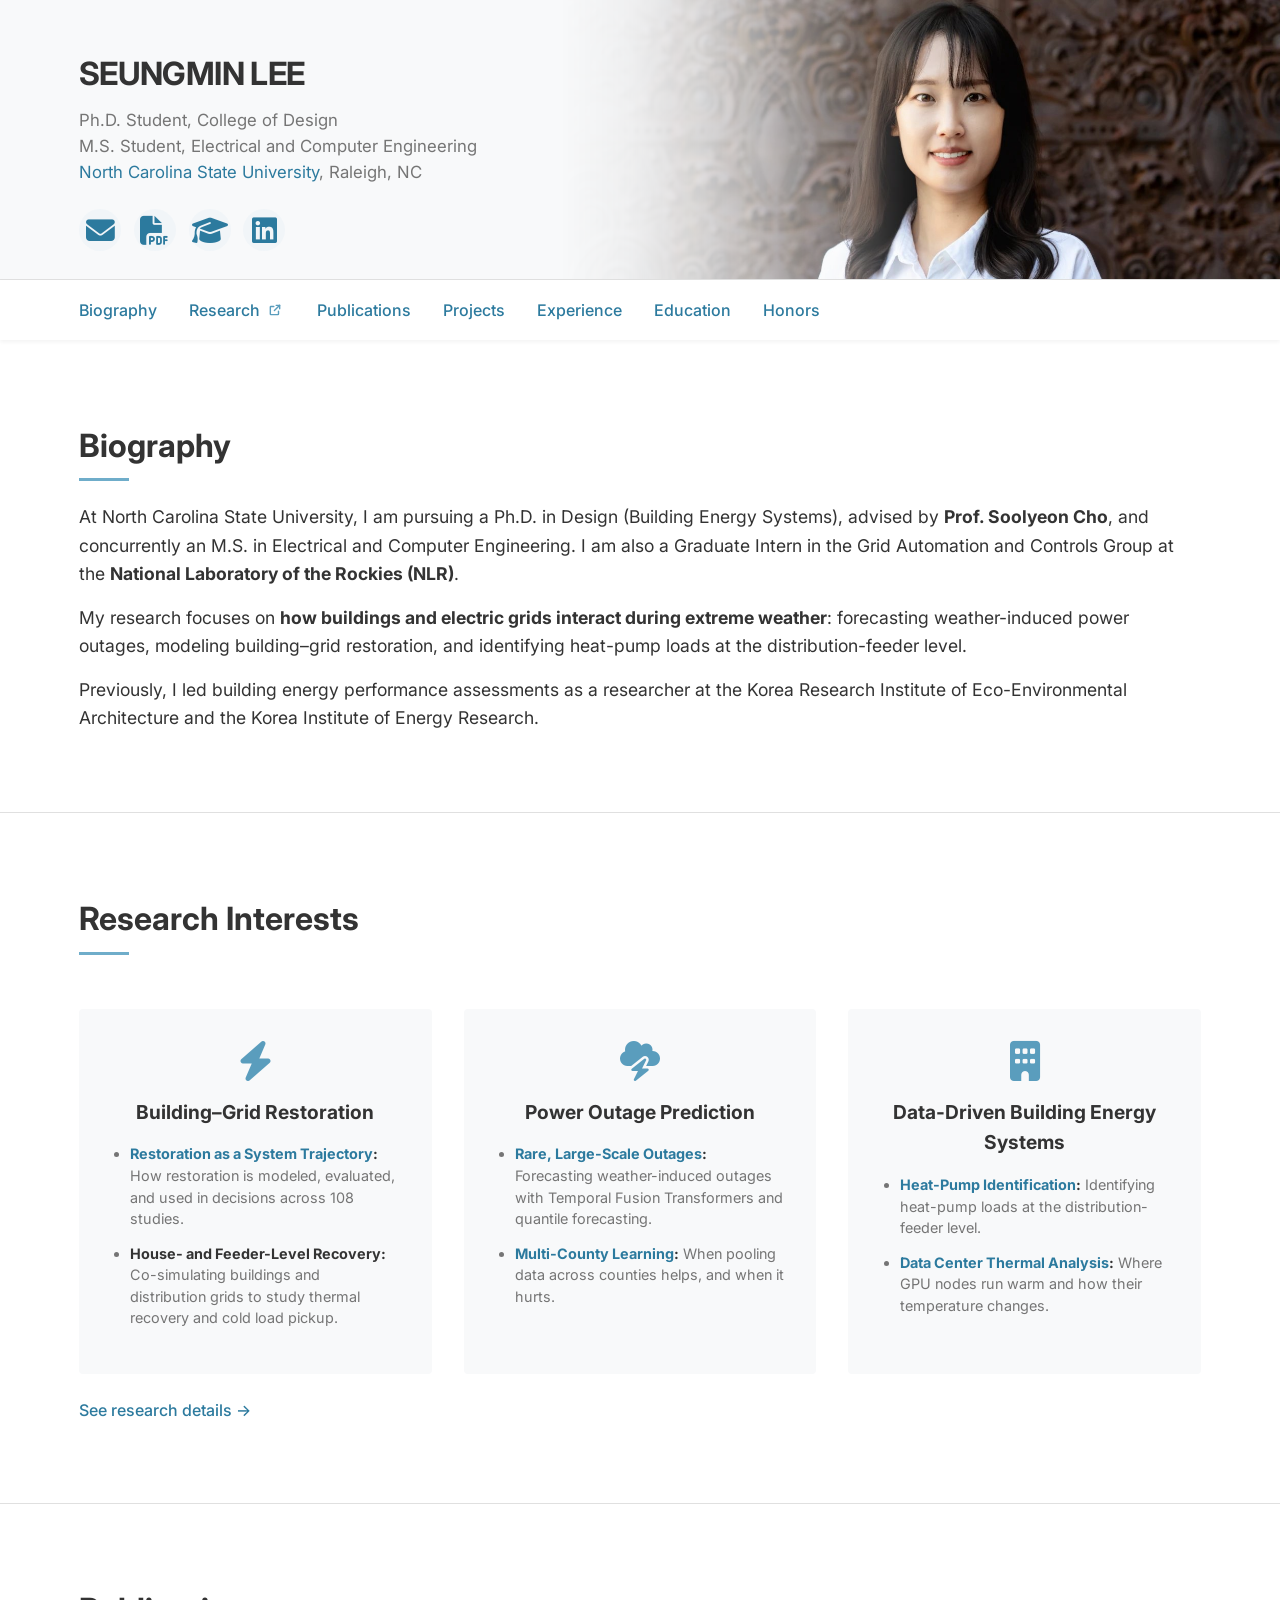
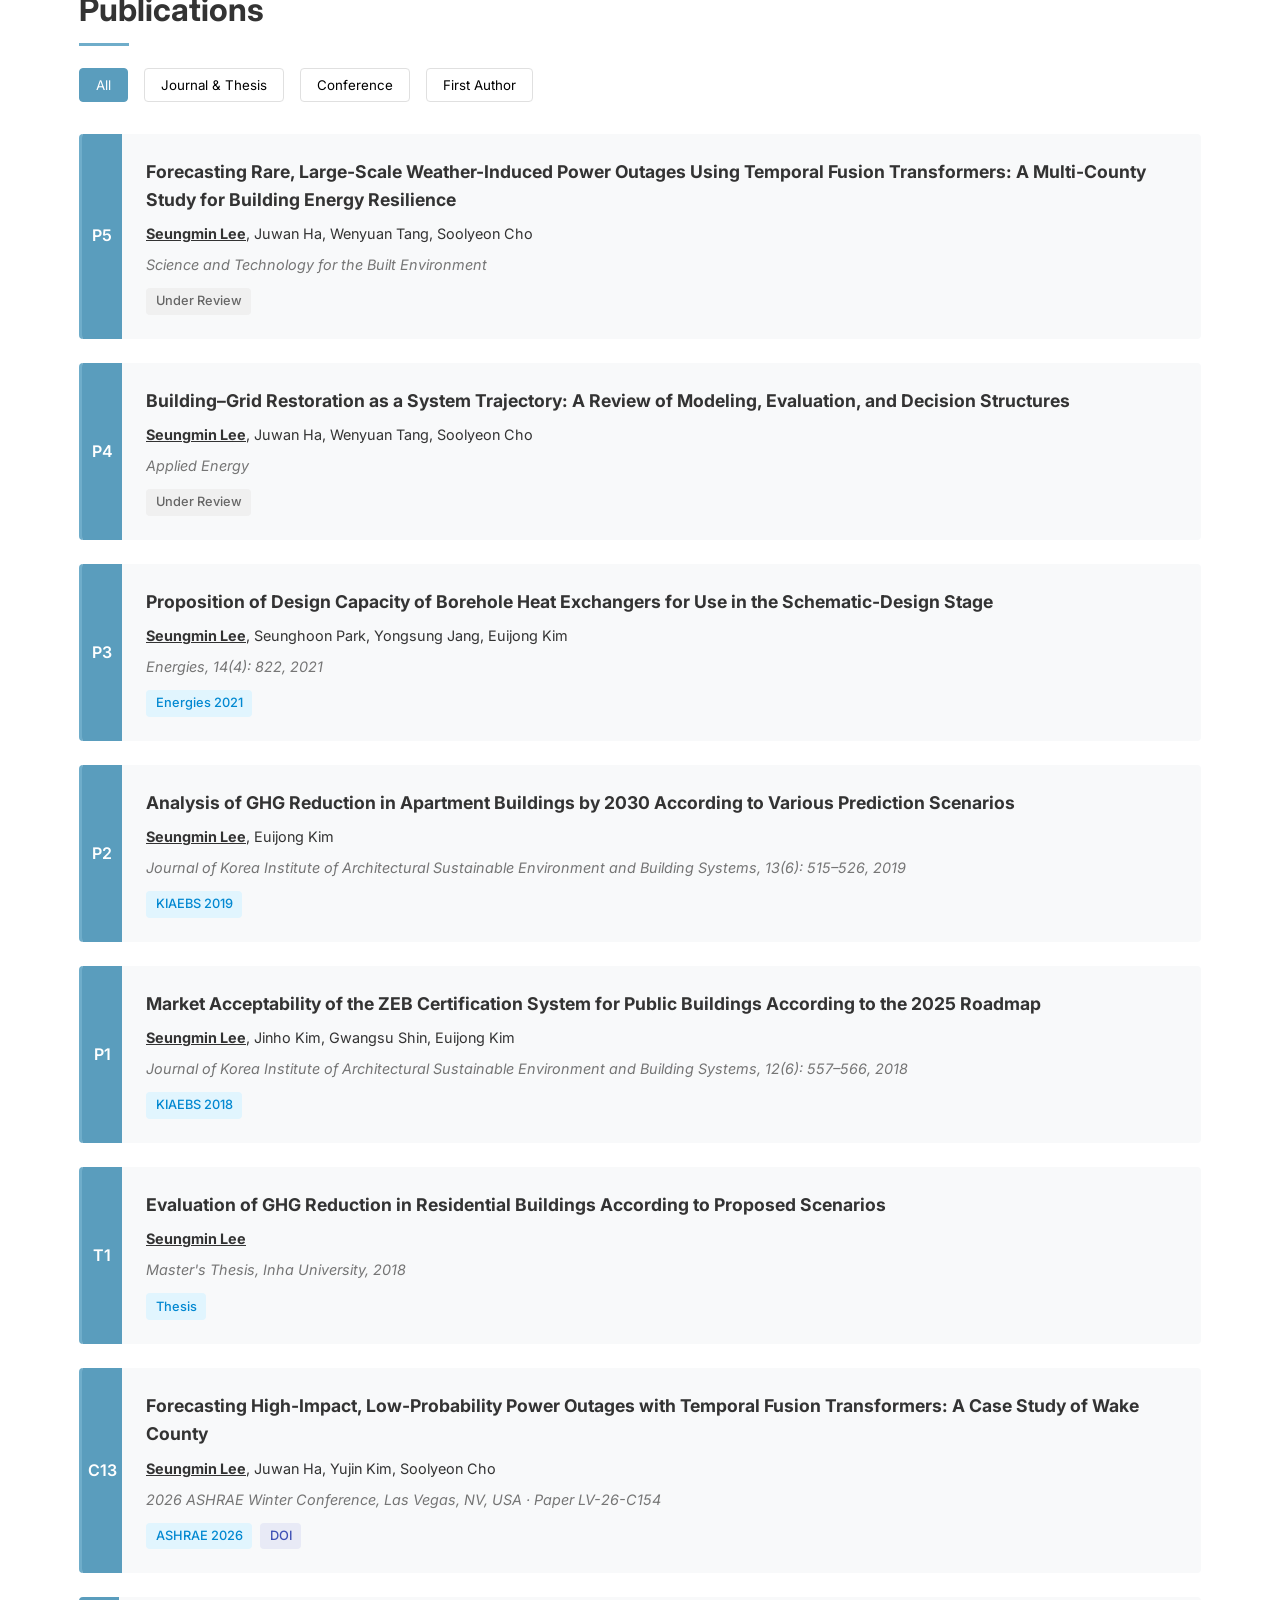
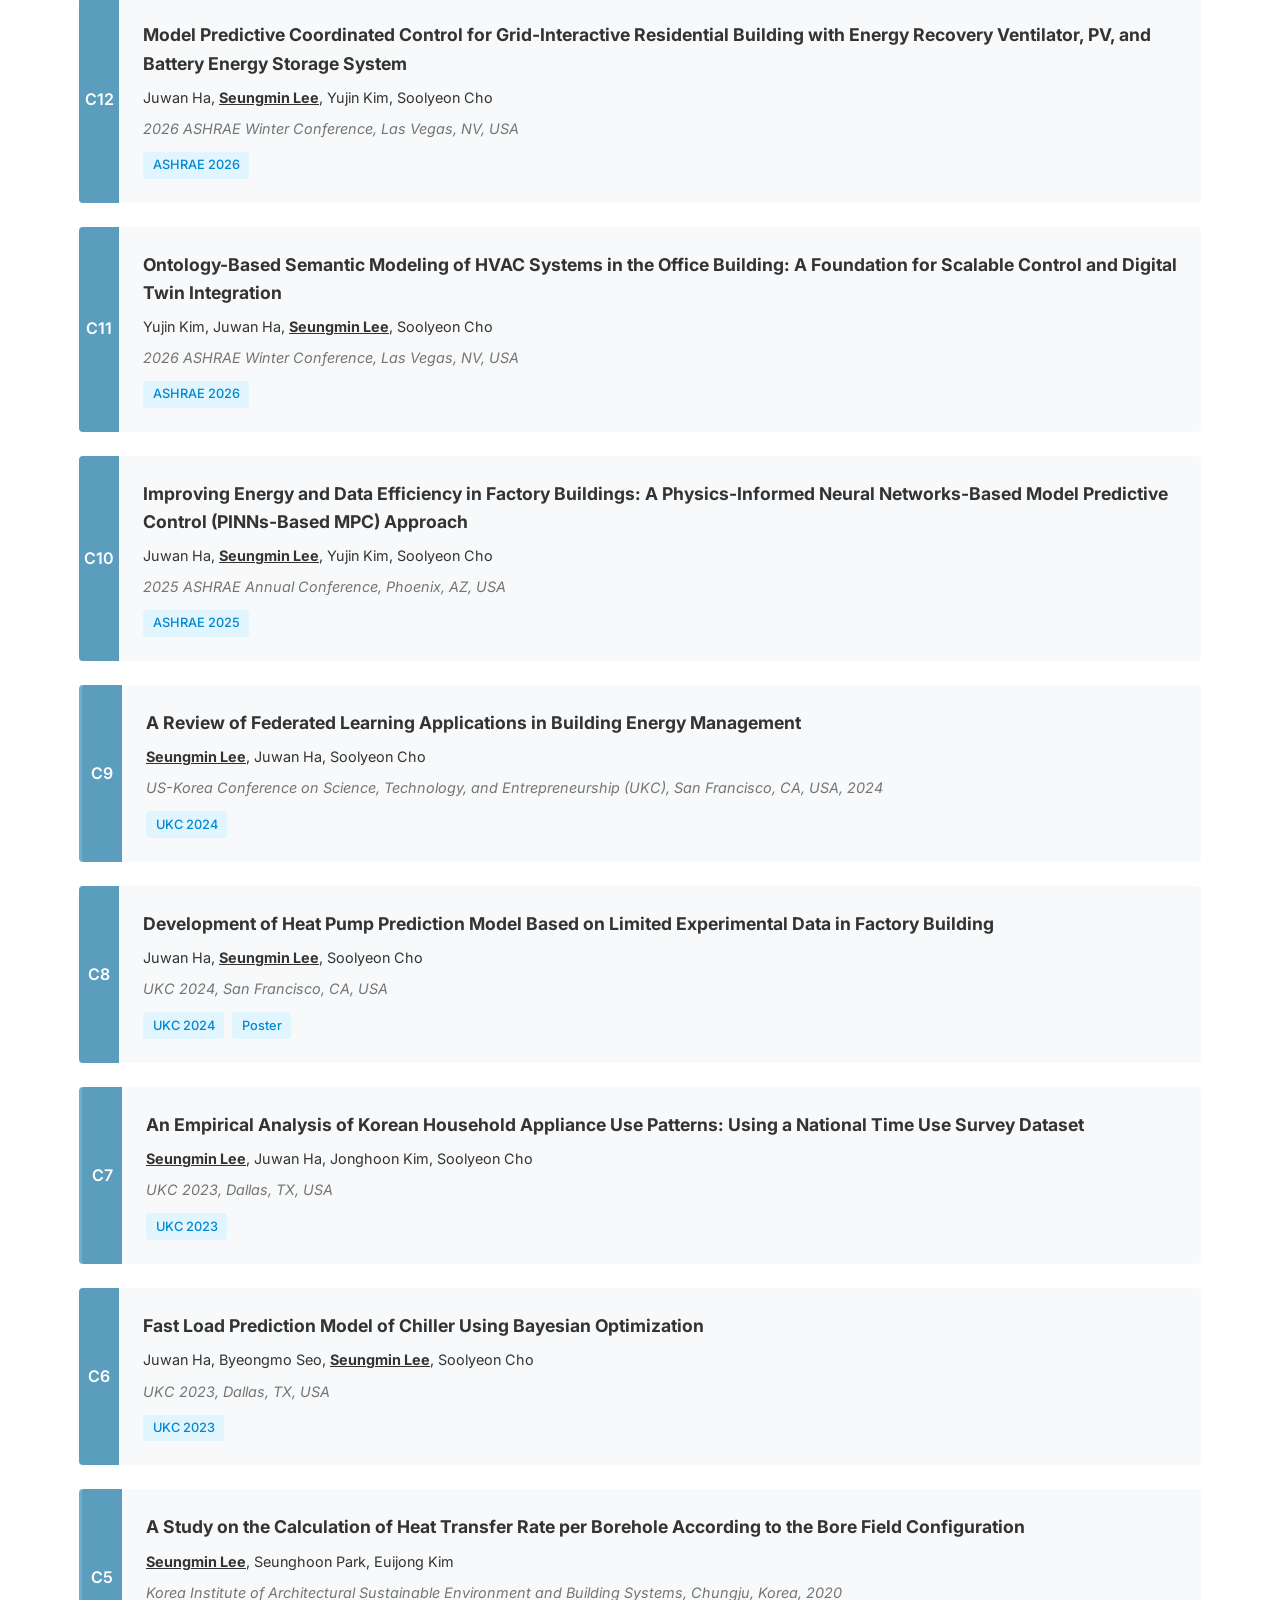
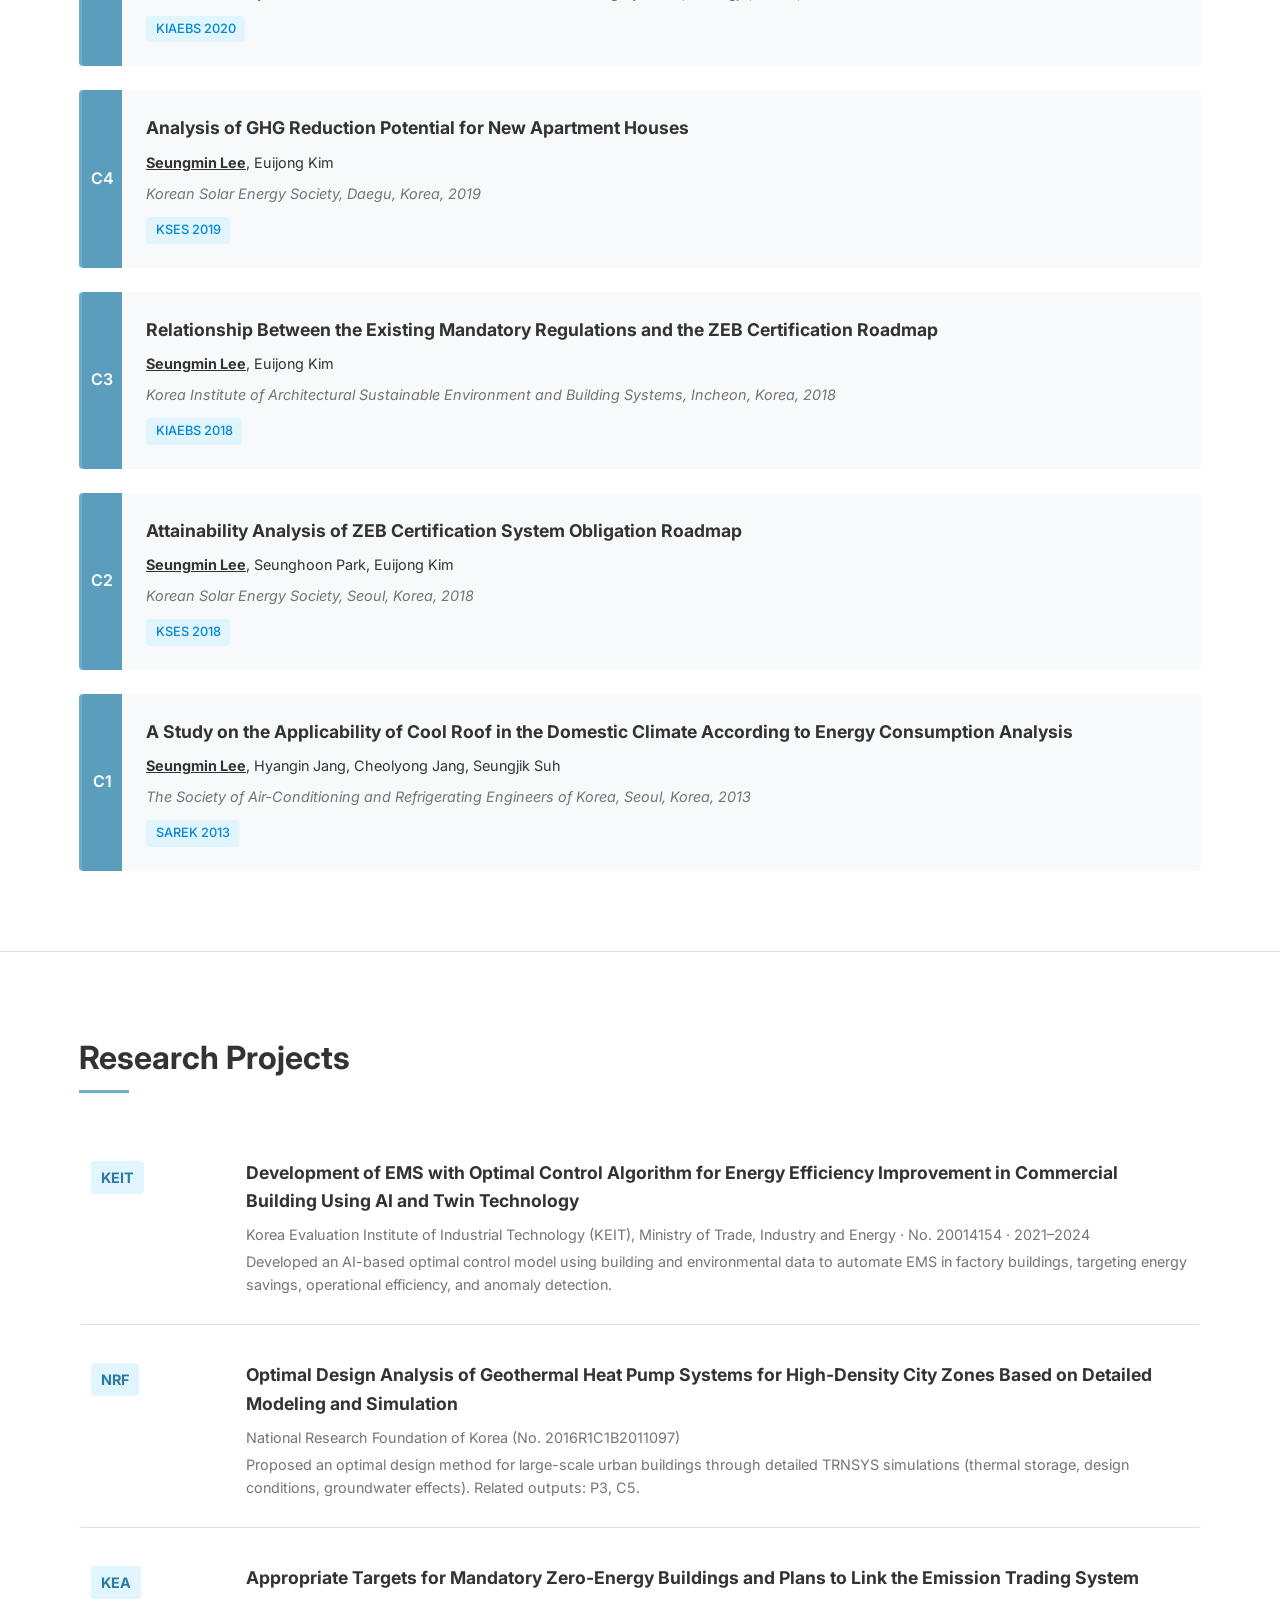
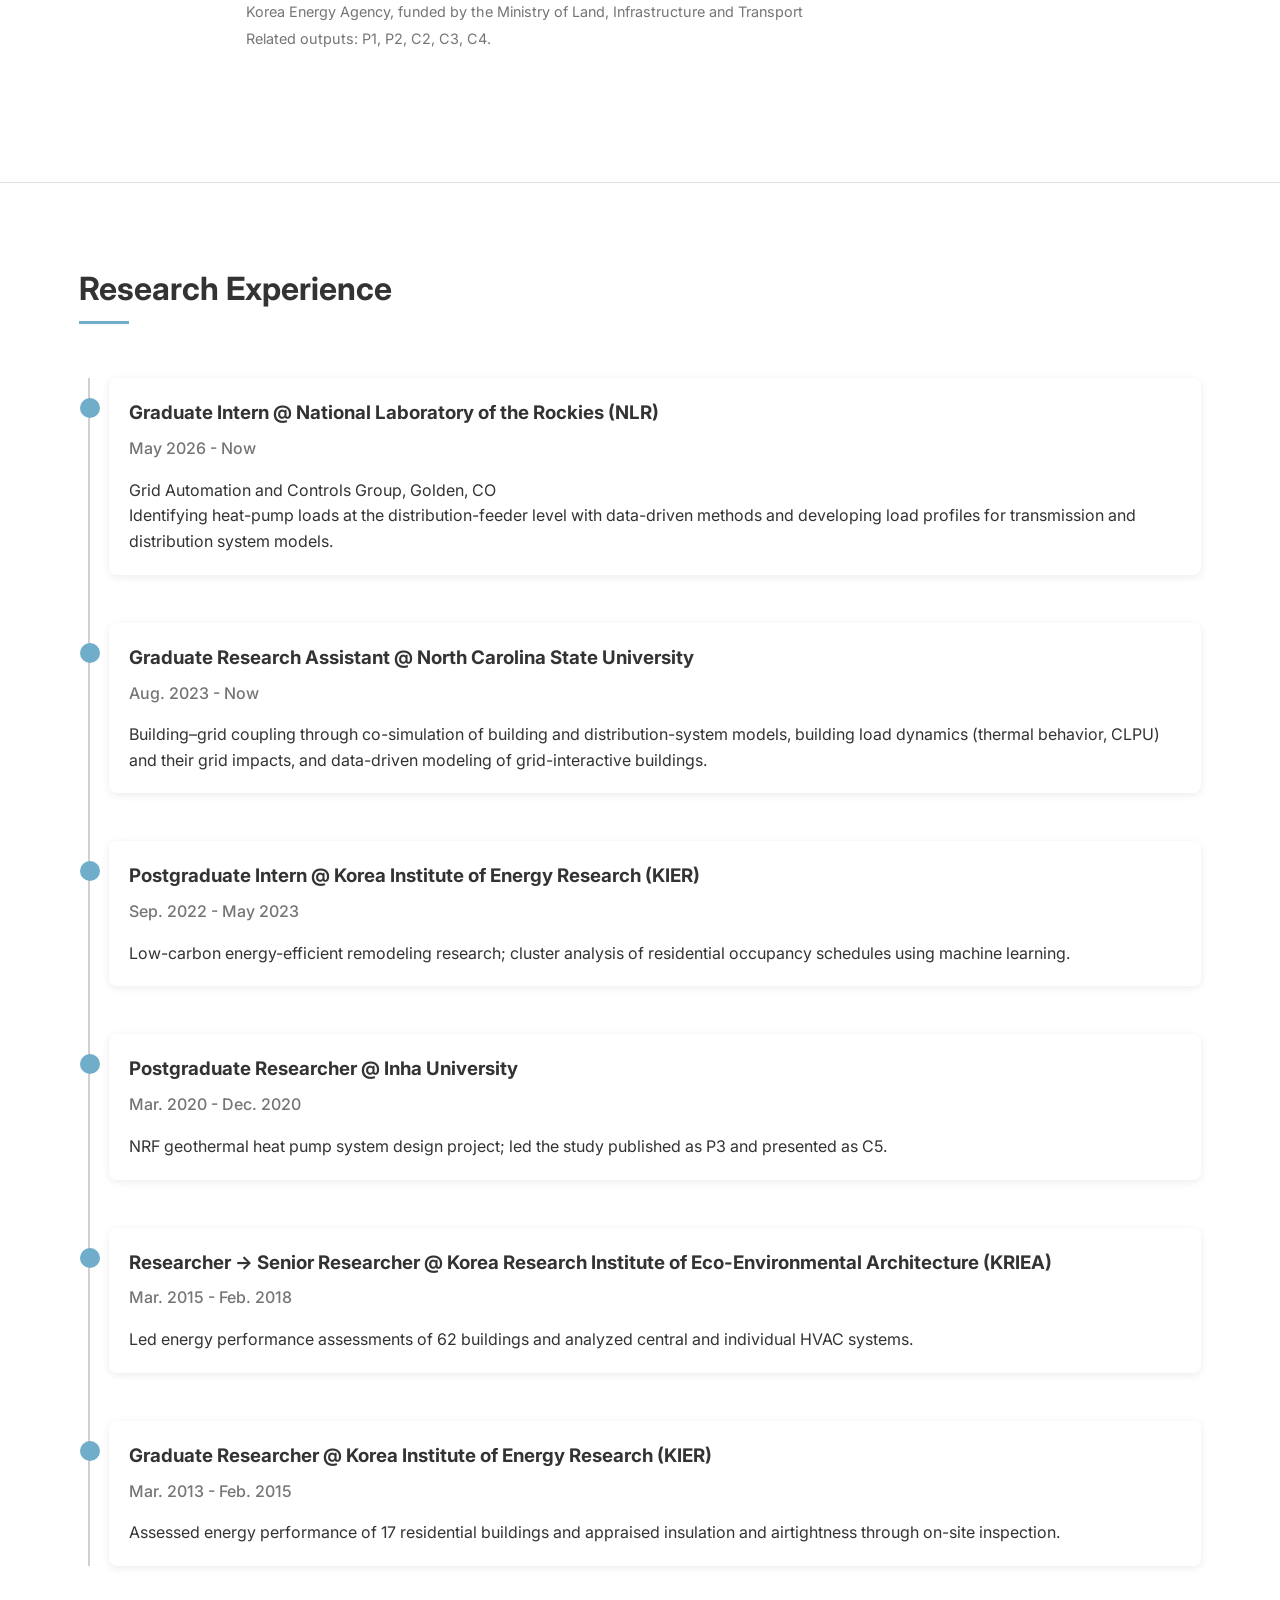
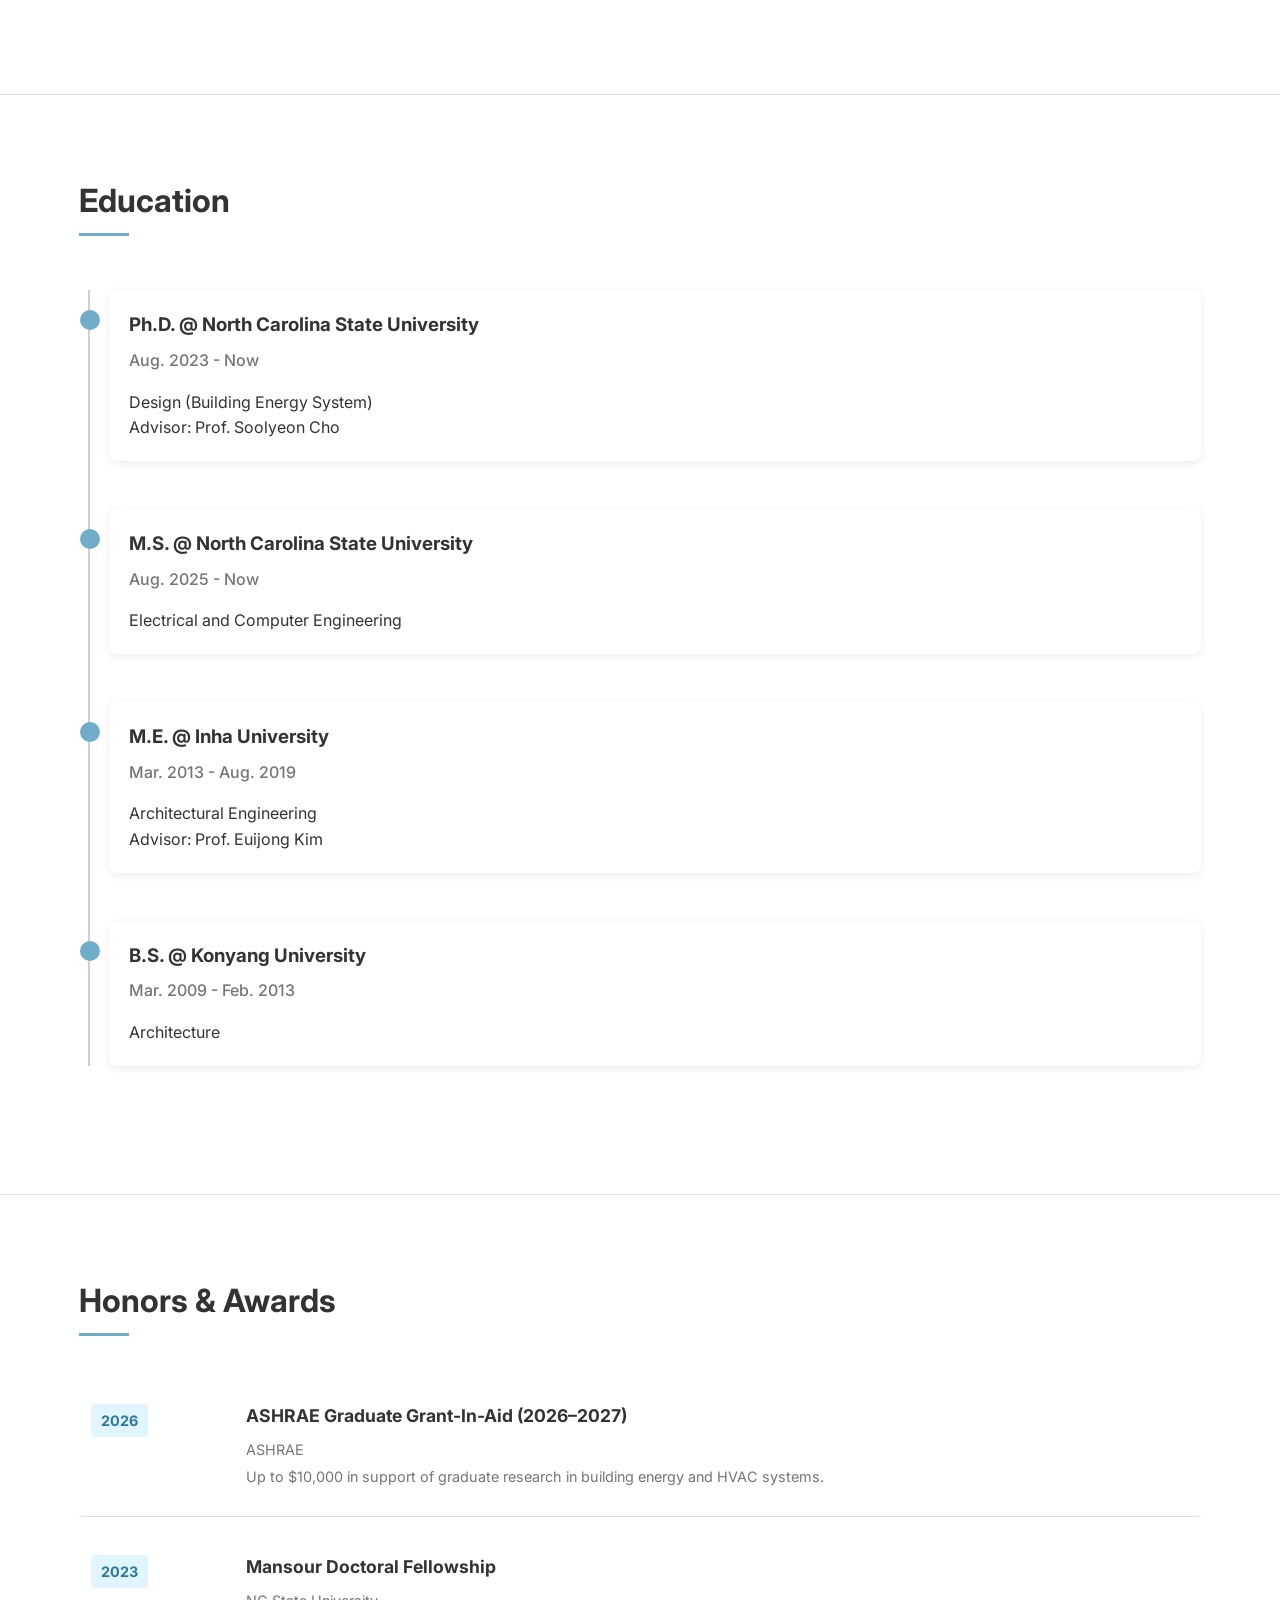
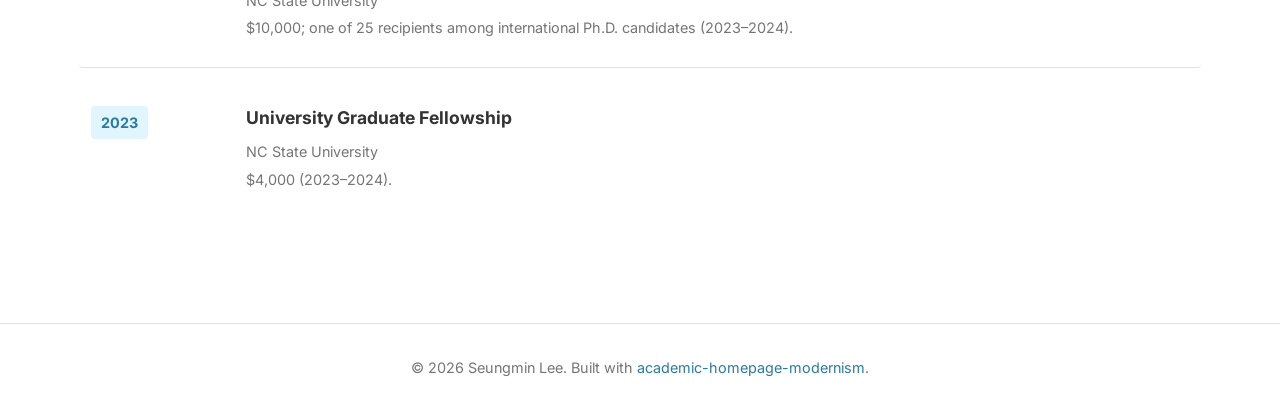
<file: index.html>
<!DOCTYPE html>
<html lang="en">
<head>
    <meta charset="UTF-8">
    <meta name="viewport" content="width=device-width, initial-scale=1.0">
    <title>Seungmin Lee</title>
    <meta name="description" content="Ph.D. student at North Carolina State University researching how buildings and electric grids interact during extreme weather: power outage prediction, building–grid restoration, and heat-pump load identification.">
    <link rel="canonical" href="https://slee93-ncsu.github.io/">
    <meta property="og:type" content="website">
    <meta property="og:url" content="https://slee93-ncsu.github.io/">
    <meta property="og:title" content="Seungmin Lee | Building–Grid Interaction Research">
    <meta property="og:description" content="Ph.D. student at North Carolina State University researching how buildings and electric grids interact during extreme weather: power outage prediction, building–grid restoration, and heat-pump load identification.">
    <meta property="og:image" content="https://slee93-ncsu.github.io/assets/og-image.jpg">
    <meta property="og:image:width" content="1200">
    <meta property="og:image:height" content="630">
    <meta property="og:image:alt" content="Seungmin Lee, Ph.D. student at North Carolina State University">
    <meta name="twitter:card" content="summary_large_image">
    <link rel="icon" href="data:image/svg+xml,<svg xmlns=%22http://www.w3.org/2000/svg%22 viewBox=%220 0 100 100%22><text y=%22.9em%22 font-size=%2290%22>⚡</text></svg>">
    <link rel="stylesheet" href="styles.css?v=20261013r">
    <link rel="stylesheet" href="https://cdnjs.cloudflare.com/ajax/libs/font-awesome/6.4.0/css/all.min.css">
    <link href="https://fonts.googleapis.com/css2?family=Inter:wght@300;400;500;600;700&display=swap" rel="stylesheet">
</head>
<body>
    <header>
        <div class="container">
            <div class="header-content">
                <div class="profile-info">
                    <!-- Profile info is loaded from data/profile-info.json -->
                </div>
            </div>
        </div>
    </header>

    <nav>
        <div class="container">
            <ul class="nav-links">
                <li><a href="#about" class="active">Biography</a></li>
                <li class="nav-with-link">
                    <a href="#research">Research</a>
                    <a href="research/" class="nav-ext" aria-label="Open research pages" title="Research pages">
                        <svg viewBox="0 0 24 24" width="14" height="14" fill="none" stroke="currentColor" stroke-width="2.4" stroke-linecap="round" stroke-linejoin="round" aria-hidden="true"><path d="M14 4h6v6"/><path d="M20 4l-9 9"/><path d="M18 14v5a1 1 0 0 1-1 1H5a1 1 0 0 1-1-1V7a1 1 0 0 1 1-1h5"/></svg>
                    </a>
                </li>
                <li><a href="#publications">Publications</a></li>
                <li><a href="#projects">Projects</a></li>
                <li><a href="#experience">Experience</a></li>
                <li><a href="#education">Education</a></li>
                <li><a href="#honors">Honors</a></li>
            </ul>
        </div>
    </nav>

    <main>
        <section id="about" class="section">
            <div class="container">
                <h2 class="section-title">Biography</h2>
                <div class="about-content">
                    <p>At North Carolina State University, I am pursuing a Ph.D. in Design (Building Energy Systems), advised by <b>Prof. Soolyeon Cho</b>, and concurrently an M.S. in Electrical and Computer Engineering. I am also a Graduate Intern in the Grid Automation and Controls Group at the <b>National Laboratory of the Rockies (NLR)</b>.</p>
                    <p>My research focuses on <b>how buildings and electric grids interact during extreme weather</b>: forecasting weather-induced power outages, modeling building–grid restoration, and identifying heat-pump loads at the distribution-feeder level.</p>
                    <p>Previously, I led building energy performance assessments as a researcher at the Korea Research Institute of Eco-Environmental Architecture and the Korea Institute of Energy Research.</p>
                </div>
            </div>
        </section>

        <section id="research" class="section">
            <div class="container">
                <h2 class="section-title">Research Interests</h2>
                <div class="research-areas">
                    <div class="research-area">
                        <i class="fas fa-bolt"></i>
                        <h3>Building–Grid Restoration</h3>
                        <ul class="research-list">
                            <li><strong><a href="research/building-grid-resiliency/review/" data-same-tab>Restoration as a System Trajectory</a>:</strong> How restoration is modeled, evaluated, and used in decisions across 108 studies.</li>
                            <li><strong>House- and Feeder-Level Recovery:</strong> Co-simulating buildings and distribution grids to study thermal recovery and cold load pickup.</li>
                        </ul>
                    </div>
                    <div class="research-area">
                        <i class="fas fa-cloud-bolt"></i>
                        <h3>Power Outage Prediction</h3>
                        <ul class="research-list">
                            <li><strong><a href="research/outage-prediction/single-county/" data-same-tab>Rare, Large-Scale Outages</a>:</strong> Forecasting weather-induced outages with Temporal Fusion Transformers and quantile forecasting.</li>
                            <li><strong><a href="research/outage-prediction/multi-county/" data-same-tab>Multi-County Learning</a>:</strong> When pooling data across counties helps, and when it hurts.</li>
                        </ul>
                    </div>
                    <div class="research-area">
                        <i class="fas fa-building"></i>
                        <h3>Data-Driven Building Energy Systems</h3>
                        <ul class="research-list">
                            <li><strong><a href="research/heat-pump-identification/" data-same-tab>Heat-Pump Identification</a>:</strong> Identifying heat-pump loads at the distribution-feeder level.</li>
                            <li><strong><a href="research/datacenter/" data-same-tab>Data Center Thermal Analysis</a>:</strong> Where GPU nodes run warm and how their temperature changes.</li>
                        </ul>
                    </div>
                </div>
                <p class="section-link"><a href="research/" data-same-tab>See research details <span aria-hidden="true">→</span></a></p>
            </div>
        </section>

        <section id="publications" class="section">
            <div class="container">
                <h2 class="section-title">Publications</h2>
                <div class="publication-filter">
                    <button class="filter-btn active" data-filter="all">All</button>
                    <button class="filter-btn" data-filter="journal">Journal &amp; Thesis</button>
                    <button class="filter-btn" data-filter="conference">Conference</button>
                    <button class="filter-btn" data-filter="first-author">First Author</button>
                </div>
                <div class="publications-list">
                    <!-- Publications are loaded from data/publications.json -->
                </div>
            </div>
        </section>

        <section id="projects" class="section">
            <div class="container">
                <h2 class="section-title">Research Projects</h2>
                <div class="honors-list">
                    <div class="honor-item">
                        <div class="honor-year"><span class="year-highlight">KEIT</span></div>
                        <div class="honor-content">
                            <h3>Development of EMS with Optimal Control Algorithm for Energy Efficiency Improvement in Commercial Building Using AI and Twin Technology</h3>
                            <p>Korea Evaluation Institute of Industrial Technology (KEIT), Ministry of Trade, Industry and Energy · No. 20014154 · 2021–2024</p>
                            <p>Developed an AI-based optimal control model using building and environmental data to automate EMS in factory buildings, targeting energy savings, operational efficiency, and anomaly detection.</p>
                        </div>
                    </div>
                    <div class="honor-item">
                        <div class="honor-year"><span class="year-highlight">NRF</span></div>
                        <div class="honor-content">
                            <h3>Optimal Design Analysis of Geothermal Heat Pump Systems for High-Density City Zones Based on Detailed Modeling and Simulation</h3>
                            <p>National Research Foundation of Korea (No. 2016R1C1B2011097)</p>
                            <p>Proposed an optimal design method for large-scale urban buildings through detailed TRNSYS simulations (thermal storage, design conditions, groundwater effects). Related outputs: P3, C5.</p>
                        </div>
                    </div>
                    <div class="honor-item">
                        <div class="honor-year"><span class="year-highlight">KEA</span></div>
                        <div class="honor-content">
                            <h3>Appropriate Targets for Mandatory Zero-Energy Buildings and Plans to Link the Emission Trading System</h3>
                            <p>Korea Energy Agency, funded by the Ministry of Land, Infrastructure and Transport</p>
                            <p>Related outputs: P1, P2, C2, C3, C4.</p>
                        </div>
                    </div>
                </div>
            </div>
        </section>

        <section id="experience" class="section">
            <div class="container">
                <h2 class="section-title">Research Experience</h2>
                <div class="timeline">
                    <div class="timeline-item">
                        <div class="timeline-marker"></div>
                        <div class="timeline-content">
                            <div class="edu-text">
                                <h3>Graduate Intern @ National Laboratory of the Rockies (NLR)</h3>
                                <p class="timeline-date">May 2026 - Now</p>
                                <p>Grid Automation and Controls Group, Golden, CO</p>
                                <p>Identifying heat-pump loads at the distribution-feeder level with data-driven methods and developing load profiles for transmission and distribution system models.</p>
                            </div>
                        </div>
                    </div>
                    <div class="timeline-item">
                        <div class="timeline-marker"></div>
                        <div class="timeline-content">
                            <div class="edu-text">
                                <h3>Graduate Research Assistant @ North Carolina State University</h3>
                                <p class="timeline-date">Aug. 2023 - Now</p>
                                <p>Building–grid coupling through co-simulation of building and distribution-system models, building load dynamics (thermal behavior, CLPU) and their grid impacts, and data-driven modeling of grid-interactive buildings.</p>
                            </div>
                        </div>
                    </div>
                    <div class="timeline-item">
                        <div class="timeline-marker"></div>
                        <div class="timeline-content">
                            <div class="edu-text">
                                <h3>Postgraduate Intern @ Korea Institute of Energy Research (KIER)</h3>
                                <p class="timeline-date">Sep. 2022 - May 2023</p>
                                <p>Low-carbon energy-efficient remodeling research; cluster analysis of residential occupancy schedules using machine learning.</p>
                            </div>
                        </div>
                    </div>
                    <div class="timeline-item">
                        <div class="timeline-marker"></div>
                        <div class="timeline-content">
                            <div class="edu-text">
                                <h3>Postgraduate Researcher @ Inha University</h3>
                                <p class="timeline-date">Mar. 2020 - Dec. 2020</p>
                                <p>NRF geothermal heat pump system design project; led the study published as P3 and presented as C5.</p>
                            </div>
                        </div>
                    </div>
                    <div class="timeline-item">
                        <div class="timeline-marker"></div>
                        <div class="timeline-content">
                            <div class="edu-text">
                                <h3>Researcher → Senior Researcher @ Korea Research Institute of Eco-Environmental Architecture (KRIEA)</h3>
                                <p class="timeline-date">Mar. 2015 - Feb. 2018</p>
                                <p>Led energy performance assessments of 62 buildings and analyzed central and individual HVAC systems.</p>
                            </div>
                        </div>
                    </div>
                    <div class="timeline-item">
                        <div class="timeline-marker"></div>
                        <div class="timeline-content">
                            <div class="edu-text">
                                <h3>Graduate Researcher @ Korea Institute of Energy Research (KIER)</h3>
                                <p class="timeline-date">Mar. 2013 - Feb. 2015</p>
                                <p>Assessed energy performance of 17 residential buildings and appraised insulation and airtightness through on-site inspection.</p>
                            </div>
                        </div>
                    </div>
                </div>
            </div>
        </section>

        <section id="education" class="section">
            <div class="container">
                <h2 class="section-title">Education</h2>
                <div class="timeline">
                    <div class="timeline-item">
                        <div class="timeline-marker"></div>
                        <div class="timeline-content">
                            <div class="edu-text">
                                <h3>Ph.D. @ North Carolina State University</h3>
                                <p class="timeline-date">Aug. 2023 - Now</p>
                                <p>Design (Building Energy System)</p>
                                <p>Advisor: Prof. Soolyeon Cho</p>
                            </div>
                        </div>
                    </div>
                    <div class="timeline-item">
                        <div class="timeline-marker"></div>
                        <div class="timeline-content">
                            <div class="edu-text">
                                <h3>M.S. @ North Carolina State University</h3>
                                <p class="timeline-date">Aug. 2025 - Now</p>
                                <p>Electrical and Computer Engineering</p>
                            </div>
                        </div>
                    </div>
                    <div class="timeline-item">
                        <div class="timeline-marker"></div>
                        <div class="timeline-content">
                            <div class="edu-text">
                                <h3>M.E. @ Inha University</h3>
                                <p class="timeline-date">Mar. 2013 - Aug. 2019</p>
                                <p>Architectural Engineering</p>
                                <p>Advisor: Prof. Euijong Kim</p>
                            </div>
                        </div>
                    </div>
                    <div class="timeline-item">
                        <div class="timeline-marker"></div>
                        <div class="timeline-content">
                            <div class="edu-text">
                                <h3>B.S. @ Konyang University</h3>
                                <p class="timeline-date">Mar. 2009 - Feb. 2013</p>
                                <p>Architecture</p>
                            </div>
                        </div>
                    </div>
                </div>
            </div>
        </section>

        <section id="honors" class="section">
            <div class="container">
                <h2 class="section-title">Honors &amp; Awards</h2>
                <div class="honors-list">
                    <div class="honor-item">
                        <div class="honor-year"><span class="year-highlight">2026</span></div>
                        <div class="honor-content">
                            <h3>ASHRAE Graduate Grant-In-Aid (2026–2027)</h3>
                            <p>ASHRAE</p>
                            <p>Up to $10,000 in support of graduate research in building energy and HVAC systems.</p>
                        </div>
                    </div>
                    <div class="honor-item">
                        <div class="honor-year"><span class="year-highlight">2023</span></div>
                        <div class="honor-content">
                            <h3>Mansour Doctoral Fellowship</h3>
                            <p>NC State University</p>
                            <p>$10,000; one of 25 recipients among international Ph.D. candidates (2023–2024).</p>
                        </div>
                    </div>
                    <div class="honor-item">
                        <div class="honor-year"><span class="year-highlight">2023</span></div>
                        <div class="honor-content">
                            <h3>University Graduate Fellowship</h3>
                            <p>NC State University</p>
                            <p>$4,000 (2023–2024).</p>
                        </div>
                    </div>
                </div>
            </div>
        </section>
    </main>

    <footer>
        <div class="container">
            <p>&copy; <span id="current-year"></span> Seungmin Lee. Built with <a href="https://github.com/dl-m9/academic-homepage-modernism">academic-homepage-modernism</a>.</p>
        </div>
    </footer>

    <script src="script.js?v=20261013r"></script>
    <script>
        // Update copyright year
        document.getElementById('current-year').textContent = new Date().getFullYear();

        // Mobile navigation horizontal scroll handling
        document.addEventListener('DOMContentLoaded', function() {
            const navLinks = document.querySelector('.nav-links');
            if (navLinks) {
                const checkScrollable = () => {
                    const isScrollable = navLinks.scrollWidth > navLinks.clientWidth;
                    document.querySelector('nav .container').classList.toggle('has-scroll', isScrollable);
                };

                checkScrollable();
                window.addEventListener('resize', checkScrollable);

                const activeLink = navLinks.querySelector('a.active');
                if (activeLink) {
                    const activeLi = activeLink.closest('li');
                    if (activeLi) {
                        setTimeout(() => {
                            const scrollPos = activeLi.offsetLeft - (navLinks.clientWidth / 2) + (activeLi.offsetWidth / 2);
                            navLinks.scrollLeft = Math.max(0, scrollPos);
                        }, 100);
                    }
                }
            }
        });
    </script>
    <script data-goatcounter="https://slee93.goatcounter.com/count" async src="https://gc.zgo.at/count.js"></script>
</body>
</html>
</file>
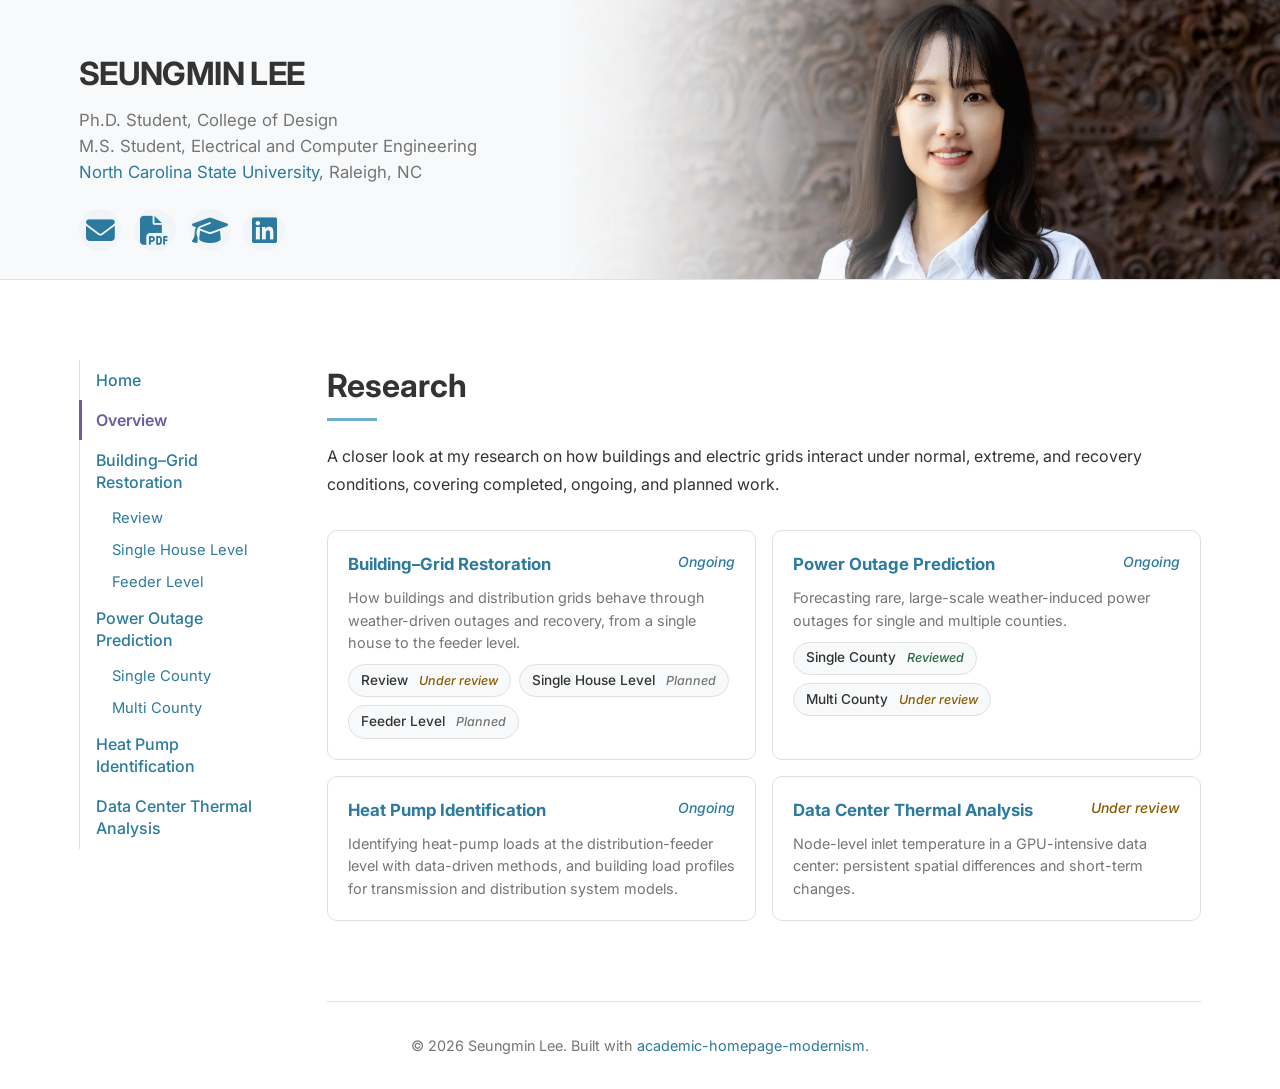
<file: research/index.html>
<!DOCTYPE html>
<html lang="en">
<head>
    <meta charset="UTF-8">
    <meta name="viewport" content="width=device-width, initial-scale=1.0">
    <title>Research | Seungmin Lee</title>
    <meta name="description" content="Research by Seungmin Lee on building–grid resilience, machine learning for energy systems, and building electrification.">
    <link rel="icon" href="data:image/svg+xml,<svg xmlns=%22http://www.w3.org/2000/svg%22 viewBox=%220 0 100 100%22><text y=%22.9em%22 font-size=%2290%22>⚡</text></svg>">
    <link rel="stylesheet" href="../styles.css?v=20261013r">
    <link rel="stylesheet" href="https://cdnjs.cloudflare.com/ajax/libs/font-awesome/6.4.0/css/all.min.css">
    <link href="https://fonts.googleapis.com/css2?family=Inter:wght@300;400;500;600;700&display=swap" rel="stylesheet">
</head>
<body data-root="../">
    <header>
        <div class="container">
            <div class="header-content">
                <div class="profile-info">
                    <!-- Profile info is loaded from data/profile-info.json -->
                </div>
            </div>
        </div>
    </header>

    <div class="container sidebar-layout">
    <nav class="side-nav" data-current="overview" aria-label="Research topics"></nav>

    <main class="sidebar-main">
        <section id="overview" class="section">
            <div class="container">
                <h2 class="section-title">Research</h2>
                <div class="about-content">
                    <p>A closer look at my research on how buildings and electric grids interact under normal, extreme, and recovery conditions, covering completed, ongoing, and planned work.</p>
                </div>
                <div class="research-cards">
                    <!-- Cards are generated from data/research-topics.js -->
                </div>
            </div>
        </section>
    </main>
    </div>

    <footer>
        <div class="container">
            <p>&copy; <span id="current-year"></span> Seungmin Lee. Built with <a href="https://github.com/dl-m9/academic-homepage-modernism">academic-homepage-modernism</a>.</p>
        </div>
    </footer>

    <script src="../data/research-topics.js?v=20261013r"></script>
    <script src="../script.js?v=20261013r"></script>
    <script>
        document.getElementById('current-year').textContent = new Date().getFullYear();
    </script>
    <script data-goatcounter="https://slee93.goatcounter.com/count" async src="https://gc.zgo.at/count.js"></script>
</body>
</html>
</file>
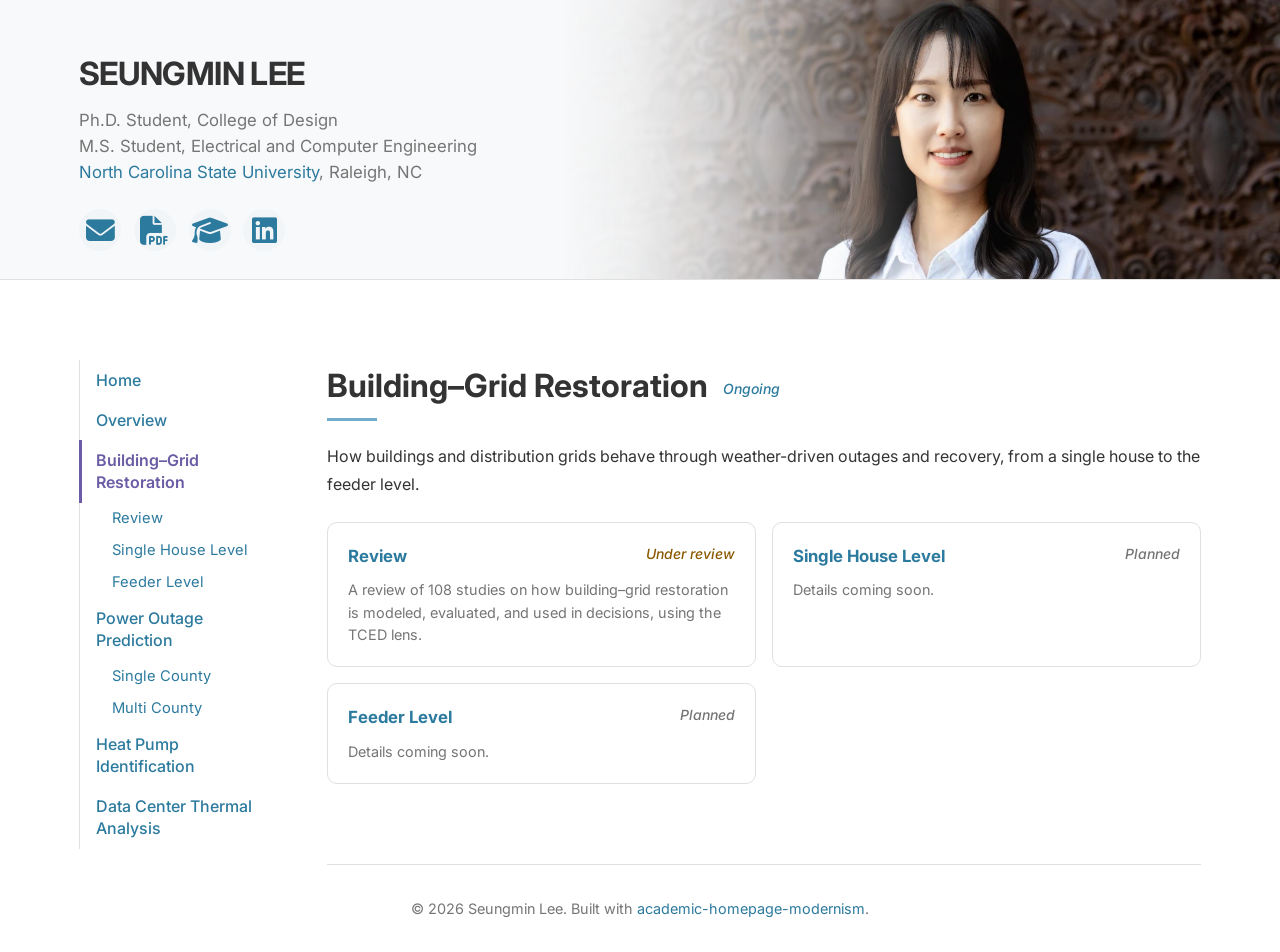
<file: research/building-grid-resiliency/index.html>
<!DOCTYPE html>
<html lang="en">
<head>
    <meta charset="UTF-8">
    <meta name="viewport" content="width=device-width, initial-scale=1.0">
    <title>Building–Grid Restoration | Seungmin Lee</title>
    <meta name="description" content="Building–Grid Restoration: research by Seungmin Lee.">
    <link rel="icon" href="data:image/svg+xml,<svg xmlns=%22http://www.w3.org/2000/svg%22 viewBox=%220 0 100 100%22><text y=%22.9em%22 font-size=%2290%22>⚡</text></svg>">
    <link rel="stylesheet" href="../../styles.css?v=20261013r">
    <link rel="stylesheet" href="https://cdnjs.cloudflare.com/ajax/libs/font-awesome/6.4.0/css/all.min.css">
    <link href="https://fonts.googleapis.com/css2?family=Inter:wght@300;400;500;600;700&display=swap" rel="stylesheet">
</head>
<body data-root="../../">
    <header>
        <div class="container">
            <div class="header-content">
                <div class="profile-info">
                    <!-- Profile info is loaded from data/profile-info.json -->
                </div>
            </div>
        </div>
    </header>

    <div class="container sidebar-layout">
    <nav class="side-nav" data-current="building-grid-resiliency" aria-label="Research topics"></nav>

    <main class="sidebar-main">
        <section id="building-grid-resiliency" class="section">
            <div class="container">
                <h2 class="section-title">Building–Grid Restoration <span class="status-badge status-ongoing">Ongoing</span></h2>

                <p class="lead">How buildings and distribution grids behave through weather-driven outages and recovery, from a single house to the feeder level.</p>
                <div class="research-cards" data-topic="building-grid-resiliency"></div>
            </div>
        </section>
    </main>
    </div>

    <footer>
        <div class="container">
            <p>&copy; <span id="current-year"></span> Seungmin Lee. Built with <a href="https://github.com/dl-m9/academic-homepage-modernism">academic-homepage-modernism</a>.</p>
        </div>
    </footer>

    <script src="../../data/research-topics.js?v=20261013r"></script>
    <script src="../../script.js?v=20261013r"></script>
    <script>
        document.getElementById('current-year').textContent = new Date().getFullYear();
    </script>
    <script data-goatcounter="https://slee93.goatcounter.com/count" async src="https://gc.zgo.at/count.js"></script>
</body>
</html>
</file>
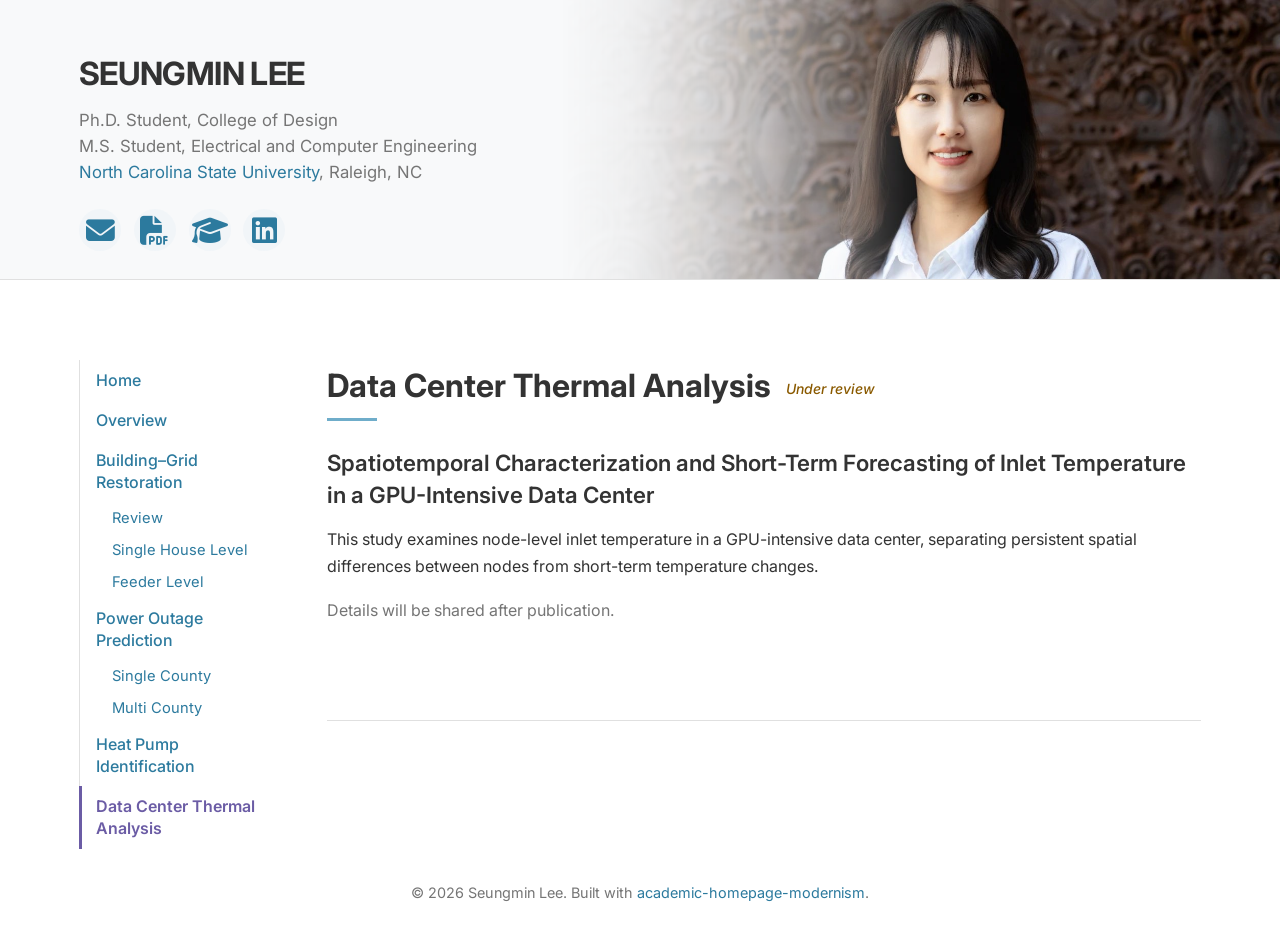
<file: research/datacenter/index.html>
<!DOCTYPE html>
<html lang="en">
<head>
    <meta charset="UTF-8">
    <meta name="viewport" content="width=device-width, initial-scale=1.0">
    <title>Data Center Thermal Analysis | Seungmin Lee</title>
    <meta name="description" content="Inlet-temperature analysis in a GPU-intensive data center: research by Seungmin Lee.">
    <link rel="icon" href="data:image/svg+xml,<svg xmlns=%22http://www.w3.org/2000/svg%22 viewBox=%220 0 100 100%22><text y=%22.9em%22 font-size=%2290%22>⚡</text></svg>">
    <link rel="stylesheet" href="../../styles.css?v=20261013r">
    <link rel="stylesheet" href="https://cdnjs.cloudflare.com/ajax/libs/font-awesome/6.4.0/css/all.min.css">
    <link href="https://fonts.googleapis.com/css2?family=Inter:wght@300;400;500;600;700&display=swap" rel="stylesheet">
</head>
<body data-root="../../">
    <header>
        <div class="container">
            <div class="header-content">
                <div class="profile-info">
                    <!-- Profile info is loaded from data/profile-info.json -->
                </div>
            </div>
        </div>
    </header>

    <div class="container sidebar-layout">
    <nav class="side-nav" data-current="datacenter" aria-label="Research topics"></nav>

    <main class="sidebar-main">
        <section id="datacenter" class="section">
            <div class="container">
                <h2 class="section-title">Data Center Thermal Analysis <span class="status-badge status-under-review">Under review</span></h2>

                <p class="project-title">Spatiotemporal Characterization and Short-Term Forecasting of Inlet Temperature in a GPU-Intensive Data Center</p>
                <p class="lead">This study examines node-level inlet temperature in a GPU-intensive data center, separating persistent spatial differences between nodes from short-term temperature changes.</p>
                <p class="planned-note">Details will be shared after publication.</p>
            </div>
        </section>
    </main>
    </div>

    <footer>
        <div class="container">
            <p>&copy; <span id="current-year"></span> Seungmin Lee. Built with <a href="https://github.com/dl-m9/academic-homepage-modernism">academic-homepage-modernism</a>.</p>
        </div>
    </footer>

    <script src="../../data/research-topics.js?v=20261013r"></script>
    <script src="../../script.js?v=20261013r"></script>
    <script>
        document.getElementById('current-year').textContent = new Date().getFullYear();
    </script>
    <script data-goatcounter="https://slee93.goatcounter.com/count" async src="https://gc.zgo.at/count.js"></script>
</body>
</html>
</file>
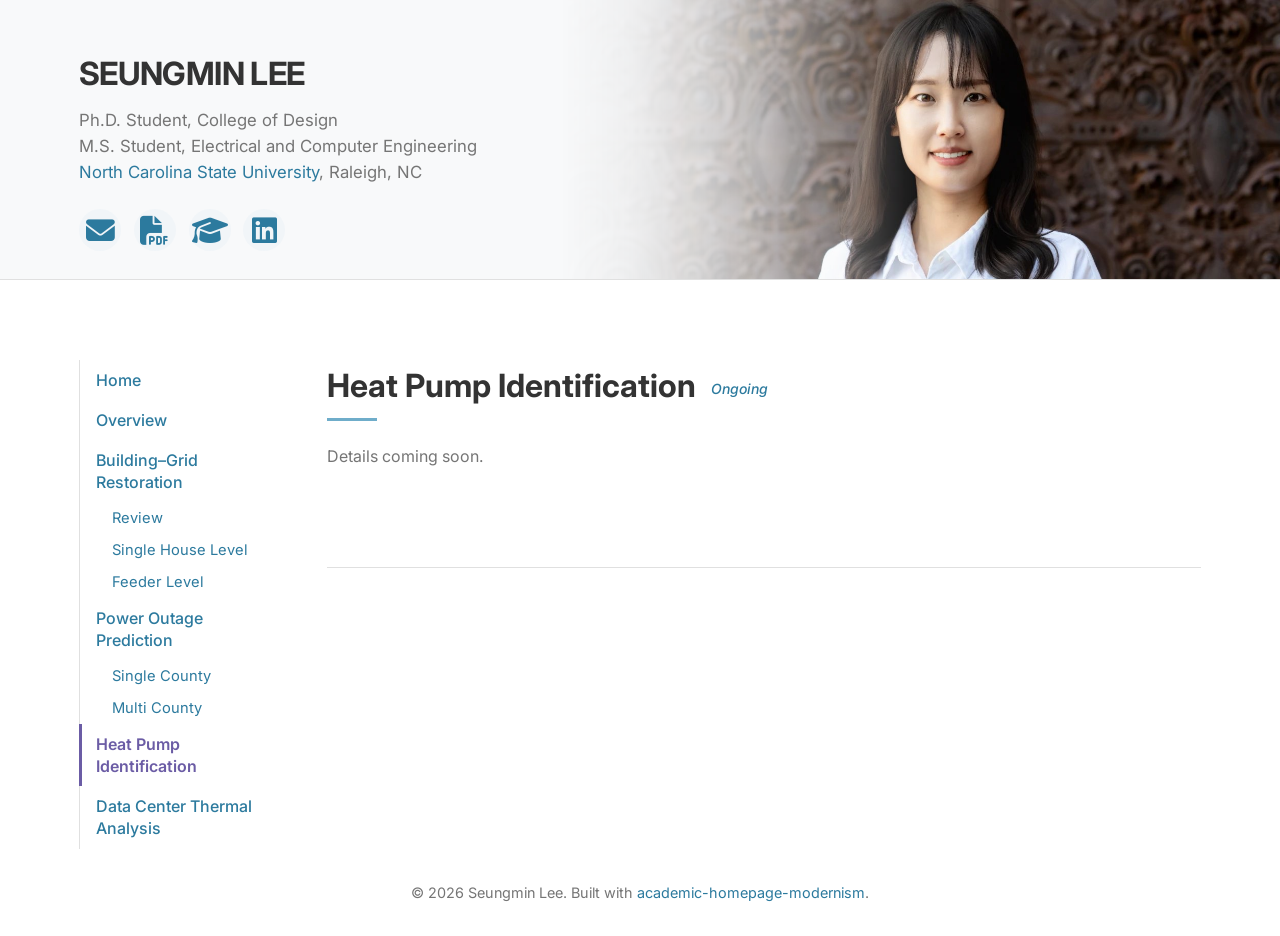
<file: research/heat-pump-identification/index.html>
<!DOCTYPE html>
<html lang="en">
<head>
    <meta charset="UTF-8">
    <meta name="viewport" content="width=device-width, initial-scale=1.0">
    <title>Heat Pump Identification | Seungmin Lee</title>
    <meta name="description" content="Heat Pump Identification: research by Seungmin Lee.">
    <link rel="icon" href="data:image/svg+xml,<svg xmlns=%22http://www.w3.org/2000/svg%22 viewBox=%220 0 100 100%22><text y=%22.9em%22 font-size=%2290%22>⚡</text></svg>">
    <link rel="stylesheet" href="../../styles.css?v=20261013r">
    <link rel="stylesheet" href="https://cdnjs.cloudflare.com/ajax/libs/font-awesome/6.4.0/css/all.min.css">
    <link href="https://fonts.googleapis.com/css2?family=Inter:wght@300;400;500;600;700&display=swap" rel="stylesheet">
</head>
<body data-root="../../">
    <header>
        <div class="container">
            <div class="header-content">
                <div class="profile-info">
                    <!-- Profile info is loaded from data/profile-info.json -->
                </div>
            </div>
        </div>
    </header>

    <div class="container sidebar-layout">
    <nav class="side-nav" data-current="heat-pump-identification" aria-label="Research topics"></nav>

    <main class="sidebar-main">
        <section id="heat-pump-identification" class="section">
            <div class="container">
                <h2 class="section-title">Heat Pump Identification <span class="status-badge status-ongoing">Ongoing</span></h2>
                <p class="planned-note">Details coming soon.</p>
            </div>
        </section>
    </main>
    </div>

    <footer>
        <div class="container">
            <p>&copy; <span id="current-year"></span> Seungmin Lee. Built with <a href="https://github.com/dl-m9/academic-homepage-modernism">academic-homepage-modernism</a>.</p>
        </div>
    </footer>

    <script src="../../data/research-topics.js?v=20261013r"></script>
    <script src="../../script.js?v=20261013r"></script>
    <script>
        document.getElementById('current-year').textContent = new Date().getFullYear();
    </script>
    <script data-goatcounter="https://slee93.goatcounter.com/count" async src="https://gc.zgo.at/count.js"></script>
</body>
</html>
</file>
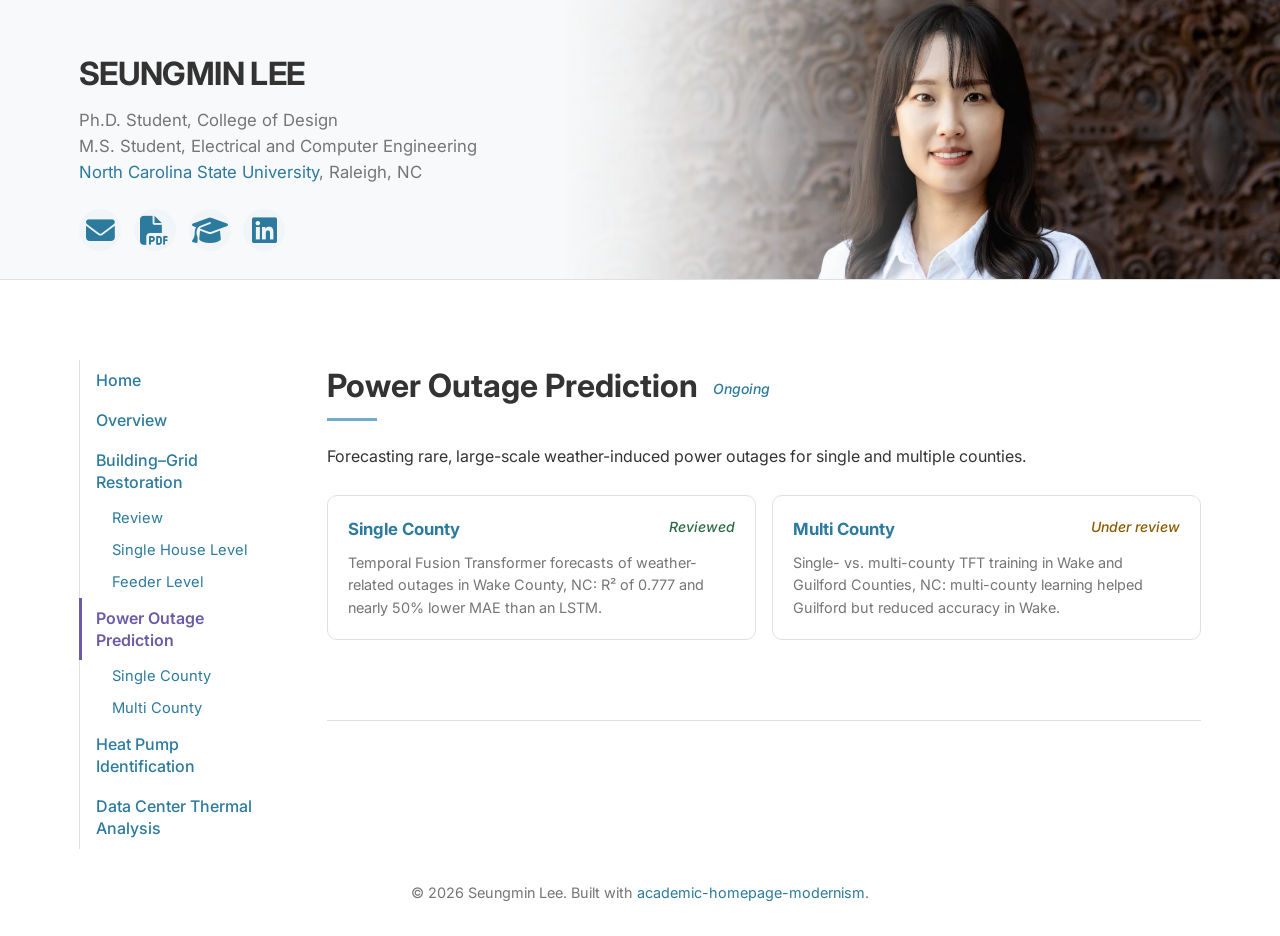
<file: research/outage-prediction/index.html>
<!DOCTYPE html>
<html lang="en">
<head>
    <meta charset="UTF-8">
    <meta name="viewport" content="width=device-width, initial-scale=1.0">
    <title>Power Outage Prediction | Seungmin Lee</title>
    <meta name="description" content="Power Outage Prediction: research by Seungmin Lee.">
    <link rel="icon" href="data:image/svg+xml,<svg xmlns=%22http://www.w3.org/2000/svg%22 viewBox=%220 0 100 100%22><text y=%22.9em%22 font-size=%2290%22>⚡</text></svg>">
    <link rel="stylesheet" href="../../styles.css?v=20261013r">
    <link rel="stylesheet" href="https://cdnjs.cloudflare.com/ajax/libs/font-awesome/6.4.0/css/all.min.css">
    <link href="https://fonts.googleapis.com/css2?family=Inter:wght@300;400;500;600;700&display=swap" rel="stylesheet">
</head>
<body data-root="../../">
    <header>
        <div class="container">
            <div class="header-content">
                <div class="profile-info">
                    <!-- Profile info is loaded from data/profile-info.json -->
                </div>
            </div>
        </div>
    </header>

    <div class="container sidebar-layout">
    <nav class="side-nav" data-current="outage-prediction" aria-label="Research topics"></nav>

    <main class="sidebar-main">
        <section id="outage-prediction" class="section">
            <div class="container">
                <h2 class="section-title">Power Outage Prediction <span class="status-badge status-ongoing">Ongoing</span></h2>

                <p class="lead">Forecasting rare, large-scale weather-induced power outages for single and multiple counties.</p>
                <div class="research-cards" data-topic="outage-prediction"></div>
            </div>
        </section>
    </main>
    </div>

    <footer>
        <div class="container">
            <p>&copy; <span id="current-year"></span> Seungmin Lee. Built with <a href="https://github.com/dl-m9/academic-homepage-modernism">academic-homepage-modernism</a>.</p>
        </div>
    </footer>

    <script src="../../data/research-topics.js?v=20261013r"></script>
    <script src="../../script.js?v=20261013r"></script>
    <script>
        document.getElementById('current-year').textContent = new Date().getFullYear();
    </script>
    <script data-goatcounter="https://slee93.goatcounter.com/count" async src="https://gc.zgo.at/count.js"></script>
</body>
</html>
</file>
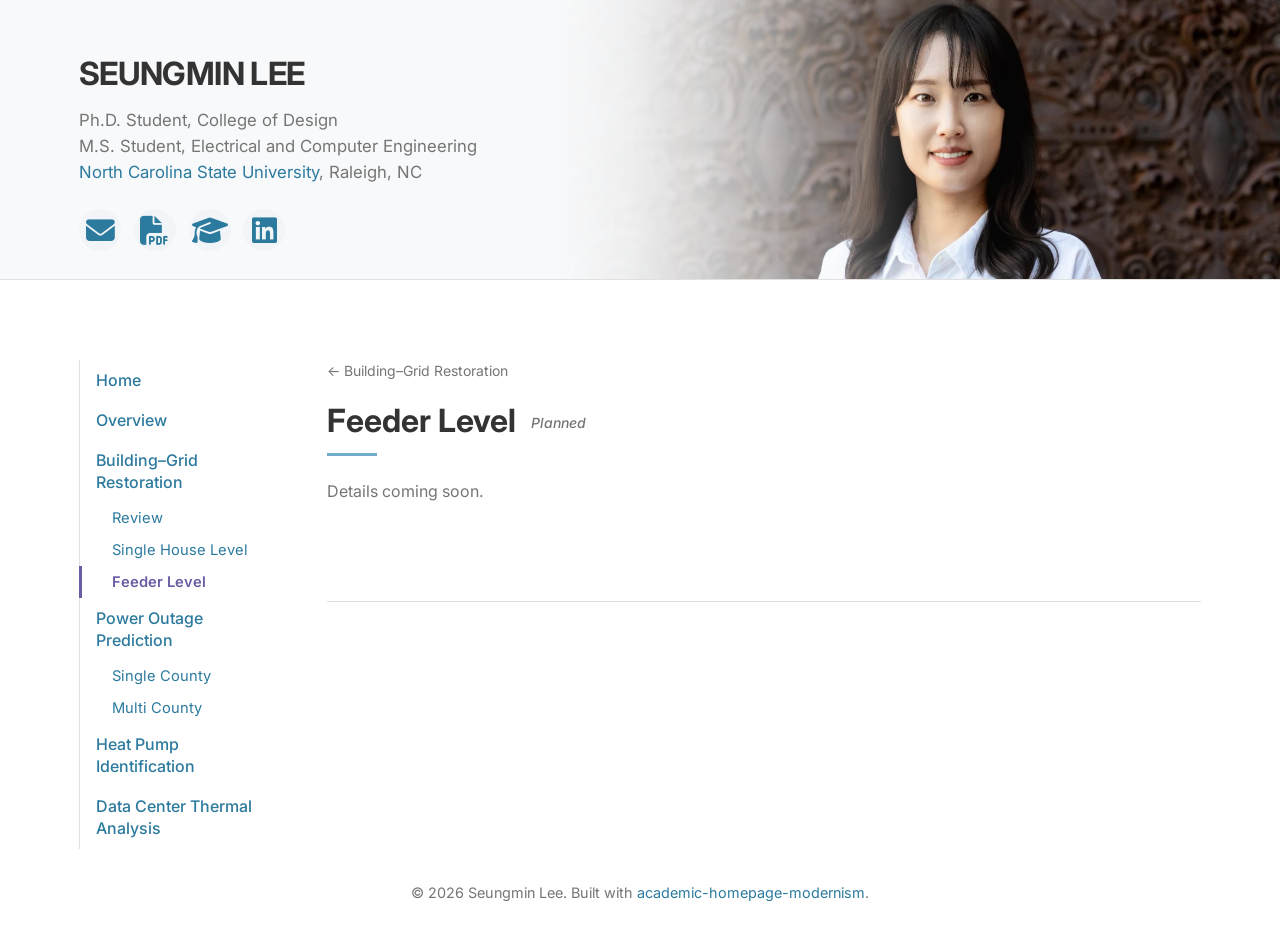
<file: research/building-grid-resiliency/feeder-level/index.html>
<!DOCTYPE html>
<html lang="en">
<head>
    <meta charset="UTF-8">
    <meta name="viewport" content="width=device-width, initial-scale=1.0">
    <title>Feeder Level · Building–Grid Restoration | Seungmin Lee</title>
    <meta name="description" content="Feeder Level (Building–Grid Restoration): research by Seungmin Lee.">
    <link rel="icon" href="data:image/svg+xml,<svg xmlns=%22http://www.w3.org/2000/svg%22 viewBox=%220 0 100 100%22><text y=%22.9em%22 font-size=%2290%22>⚡</text></svg>">
    <link rel="stylesheet" href="../../../styles.css?v=20261013r">
    <link rel="stylesheet" href="https://cdnjs.cloudflare.com/ajax/libs/font-awesome/6.4.0/css/all.min.css">
    <link href="https://fonts.googleapis.com/css2?family=Inter:wght@300;400;500;600;700&display=swap" rel="stylesheet">
</head>
<body data-root="../../../">
    <header>
        <div class="container">
            <div class="header-content">
                <div class="profile-info">
                    <!-- Profile info is loaded from data/profile-info.json -->
                </div>
            </div>
        </div>
    </header>

    <div class="container sidebar-layout">
    <nav class="side-nav" data-current="building-grid-resiliency/feeder-level" aria-label="Research topics"></nav>

    <main class="sidebar-main">
        <section id="feeder-level" class="section">
            <div class="container">
                <p class="breadcrumb"><a href="../" data-same-tab>Building–Grid Restoration</a></p>
                <h2 class="section-title">Feeder Level <span class="status-badge status-planned">Planned</span></h2>
                <p class="planned-note">Details coming soon.</p>
            </div>
        </section>
    </main>
    </div>

    <footer>
        <div class="container">
            <p>&copy; <span id="current-year"></span> Seungmin Lee. Built with <a href="https://github.com/dl-m9/academic-homepage-modernism">academic-homepage-modernism</a>.</p>
        </div>
    </footer>

    <script src="../../../data/research-topics.js?v=20261013r"></script>
    <script src="../../../script.js?v=20261013r"></script>
    <script>
        document.getElementById('current-year').textContent = new Date().getFullYear();
    </script>
    <script data-goatcounter="https://slee93.goatcounter.com/count" async src="https://gc.zgo.at/count.js"></script>
</body>
</html>
</file>
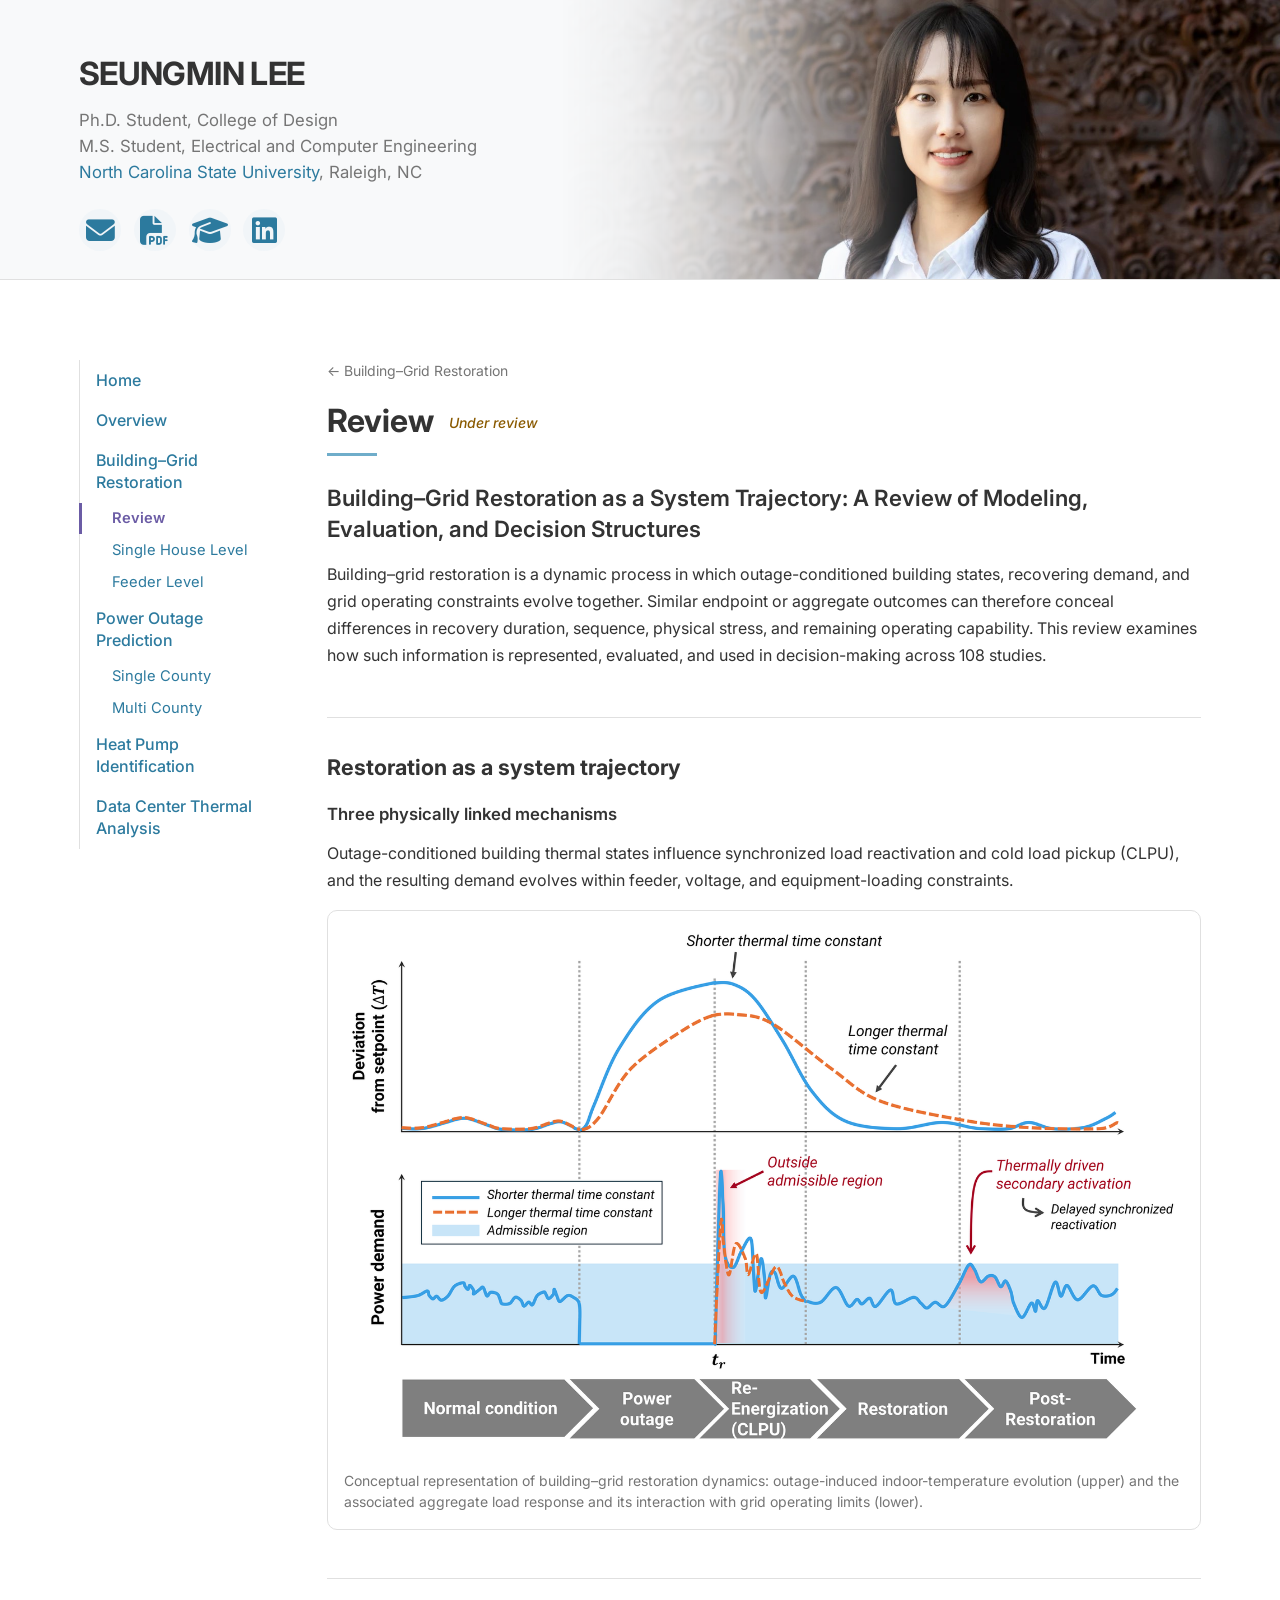
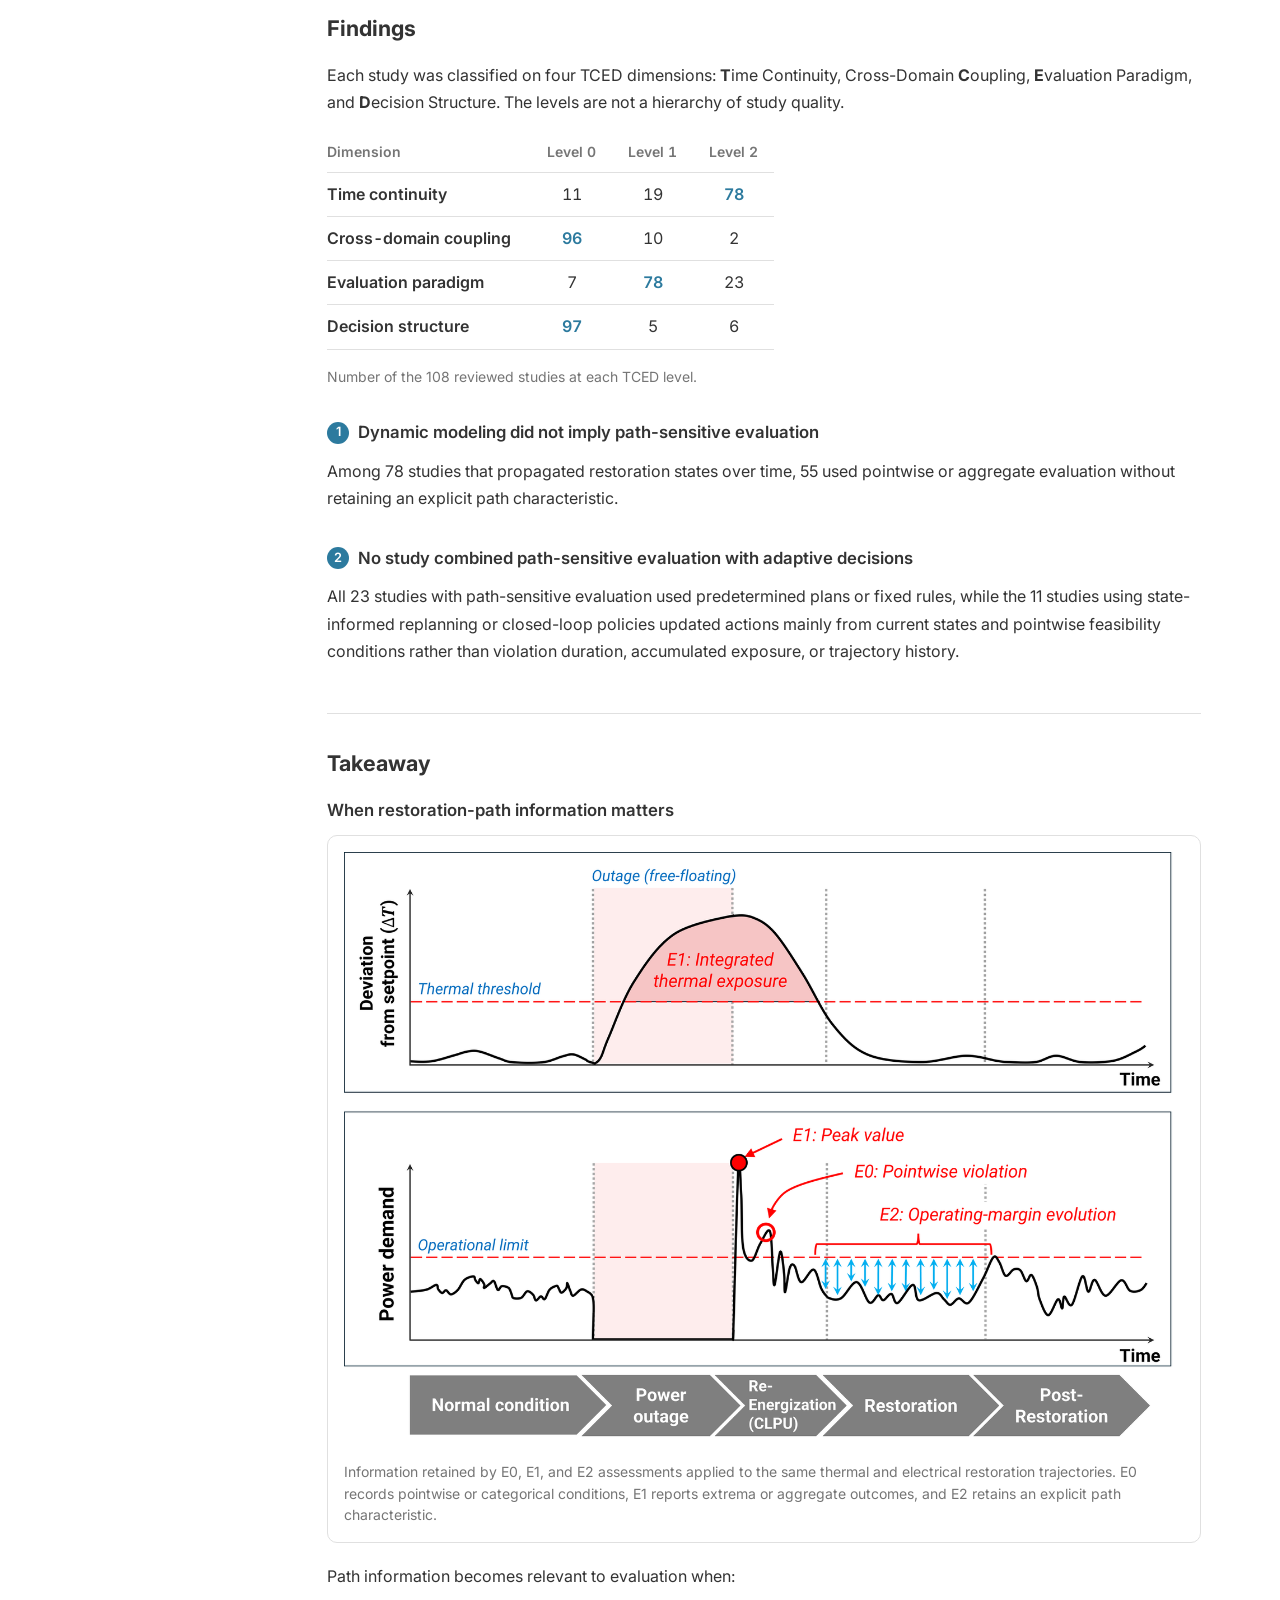
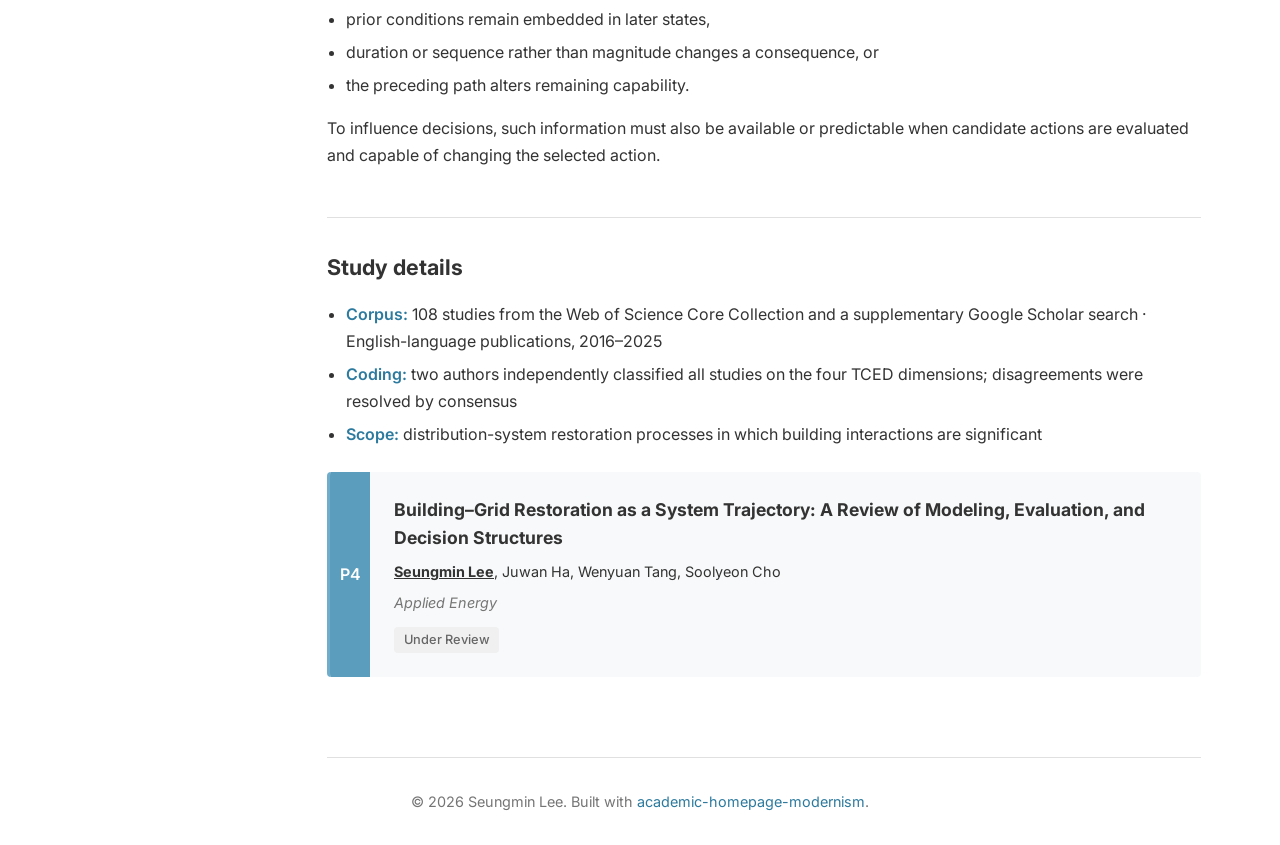
<file: research/building-grid-resiliency/review/index.html>
<!DOCTYPE html>
<html lang="en">
<head>
    <meta charset="UTF-8">
    <meta name="viewport" content="width=device-width, initial-scale=1.0">
    <title>Review · Building–Grid Restoration | Seungmin Lee</title>
    <meta name="description" content="A review of how building–grid restoration is modeled, evaluated, and used in decisions across 108 studies: research by Seungmin Lee.">
    <link rel="icon" href="data:image/svg+xml,<svg xmlns=%22http://www.w3.org/2000/svg%22 viewBox=%220 0 100 100%22><text y=%22.9em%22 font-size=%2290%22>⚡</text></svg>">
    <link rel="stylesheet" href="../../../styles.css?v=20261013r">
    <link rel="stylesheet" href="https://cdnjs.cloudflare.com/ajax/libs/font-awesome/6.4.0/css/all.min.css">
    <link href="https://fonts.googleapis.com/css2?family=Inter:wght@300;400;500;600;700&display=swap" rel="stylesheet">
</head>
<body data-root="../../../">
    <header>
        <div class="container">
            <div class="header-content">
                <div class="profile-info">
                    <!-- Profile info is loaded from data/profile-info.json -->
                </div>
            </div>
        </div>
    </header>

    <div class="container sidebar-layout">
    <nav class="side-nav" data-current="building-grid-resiliency/review" aria-label="Research topics"></nav>

    <main class="sidebar-main">
        <section id="review" class="section">
            <div class="container">
                <p class="breadcrumb"><a href="../" data-same-tab>Building–Grid Restoration</a></p>
                <h2 class="section-title">Review <span class="status-badge status-under-review">Under review</span></h2>
                <p class="project-title">Building–Grid Restoration as a System Trajectory: A Review of Modeling, Evaluation, and Decision Structures</p>
                <p class="lead">Building–grid restoration is a dynamic process in which outage-conditioned building states, recovering demand, and grid operating constraints evolve together. Similar endpoint or aggregate outcomes can therefore conceal differences in recovery duration, sequence, physical stress, and remaining operating capability. This review examines how such information is represented, evaluated, and used in decision-making across 108 studies.</p>

                <h3 class="block-title major">Restoration as a system trajectory</h3>
                <h4 class="finding-title">Three physically linked mechanisms</h4>
                <p class="body-text">Outage-conditioned building thermal states influence synchronized load reactivation and cold load pickup (CLPU), and the resulting demand evolves within feeder, voltage, and equipment-loading constraints.</p>
                <figure class="doc-figure">
                    <a href="img/restoration-dynamics.png"><img class="fig-wide" src="img/restoration-dynamics.png" alt="Two stacked panels over the stages normal condition, power outage, re-energization (CLPU), restoration, and post-restoration. Upper panel: indoor temperature deviation from setpoint rises during the outage, higher for a building with a shorter thermal time constant, and decays after re-energization, more slowly for a longer time constant. Lower panel: power demand drops to zero during the outage, spikes outside the admissible region at re-energization, and later shows a thermally driven secondary activation near the admissible boundary." loading="lazy"></a>
                    <figcaption>Conceptual representation of building–grid restoration dynamics: outage-induced indoor-temperature evolution (upper) and the associated aggregate load response and its interaction with grid operating limits (lower).</figcaption>
                </figure>

                <h3 class="block-title major">Findings</h3>
                <p class="body-text">Each study was classified on four TCED dimensions: <b>T</b>ime Continuity, Cross-Domain <b>C</b>oupling, <b>E</b>valuation Paradigm, and <b>D</b>ecision Structure. The levels are not a hierarchy of study quality.</p>
                <div class="table-wrap">
                    <table class="data-table tced-table">
                        <thead>
                            <tr><th>Dimension</th><th>Level 0</th><th>Level 1</th><th>Level 2</th></tr>
                        </thead>
                        <tbody>
                            <tr><td>Time continuity</td><td>11</td><td>19</td><td class="num-good">78</td></tr>
                            <tr><td>Cross-domain coupling</td><td class="num-good">96</td><td>10</td><td>2</td></tr>
                            <tr><td>Evaluation paradigm</td><td>7</td><td class="num-good">78</td><td>23</td></tr>
                            <tr><td>Decision structure</td><td class="num-good">97</td><td>5</td><td>6</td></tr>
                        </tbody>
                    </table>
                </div>
                <p class="chart-caption">Number of the 108 reviewed studies at each TCED level.</p>

                <h4 class="finding-title"><span class="finding-num">1</span>Dynamic modeling did not imply path-sensitive evaluation</h4>
                <p class="body-text">Among 78 studies that propagated restoration states over time, 55 used pointwise or aggregate evaluation without retaining an explicit path characteristic.</p>

                <h4 class="finding-title"><span class="finding-num">2</span>No study combined path-sensitive evaluation with adaptive decisions</h4>
                <p class="body-text">All 23 studies with path-sensitive evaluation used predetermined plans or fixed rules, while the 11 studies using state-informed replanning or closed-loop policies updated actions mainly from current states and pointwise feasibility conditions rather than violation duration, accumulated exposure, or trajectory history.</p>

                <h3 class="block-title major">Takeaway</h3>
                <h4 class="finding-title">When restoration-path information matters</h4>
                <figure class="doc-figure">
                    <a href="img/evaluation-paradigms.png"><img class="fig-wide" src="img/evaluation-paradigms.png" alt="The same thermal and electrical restoration trajectories annotated with three evaluation types. Upper panel: the area above a thermal threshold is labeled E1 integrated thermal exposure. Lower panel: the demand peak at re-energization is labeled E1 peak value, a brief excursion above the operational limit is labeled E0 pointwise violation, and the varying gap below the limit during restoration is labeled E2 operating-margin evolution." loading="lazy"></a>
                    <figcaption>Information retained by E0, E1, and E2 assessments applied to the same thermal and electrical restoration trajectories. E0 records pointwise or categorical conditions, E1 reports extrema or aggregate outcomes, and E2 retains an explicit path characteristic.</figcaption>
                </figure>
                <p class="body-text">Path information becomes relevant to evaluation when:</p>
                <ul class="fact-list">
                    <li>prior conditions remain embedded in later states,</li>
                    <li>duration or sequence rather than magnitude changes a consequence, or</li>
                    <li>the preceding path alters remaining capability.</li>
                </ul>
                <p class="body-text">To influence decisions, such information must also be available or predictable when candidate actions are evaluated and capable of changing the selected action.</p>

                <h3 class="block-title major">Study details</h3>
                <ul class="fact-list">
                    <li><b>Corpus:</b> 108 studies from the Web of Science Core Collection and a supplementary Google Scholar search · English-language publications, 2016–2025</li>
                    <li><b>Coding:</b> two authors independently classified all studies on the four TCED dimensions; disagreements were resolved by consensus</li>
                    <li><b>Scope:</b> distribution-system restoration processes in which building interactions are significant</li>
                </ul>
                <div class="related-publications publications-list" data-pubs="P4"></div>
            </div>
        </section>
    </main>
    </div>

    <footer>
        <div class="container">
            <p>&copy; <span id="current-year"></span> Seungmin Lee. Built with <a href="https://github.com/dl-m9/academic-homepage-modernism">academic-homepage-modernism</a>.</p>
        </div>
    </footer>

    <script src="../../../data/research-topics.js?v=20261013r"></script>
    <script src="../../../script.js?v=20261013r"></script>
    <script>
        document.getElementById('current-year').textContent = new Date().getFullYear();
    </script>
    <script data-goatcounter="https://slee93.goatcounter.com/count" async src="https://gc.zgo.at/count.js"></script>
</body>
</html>
</file>
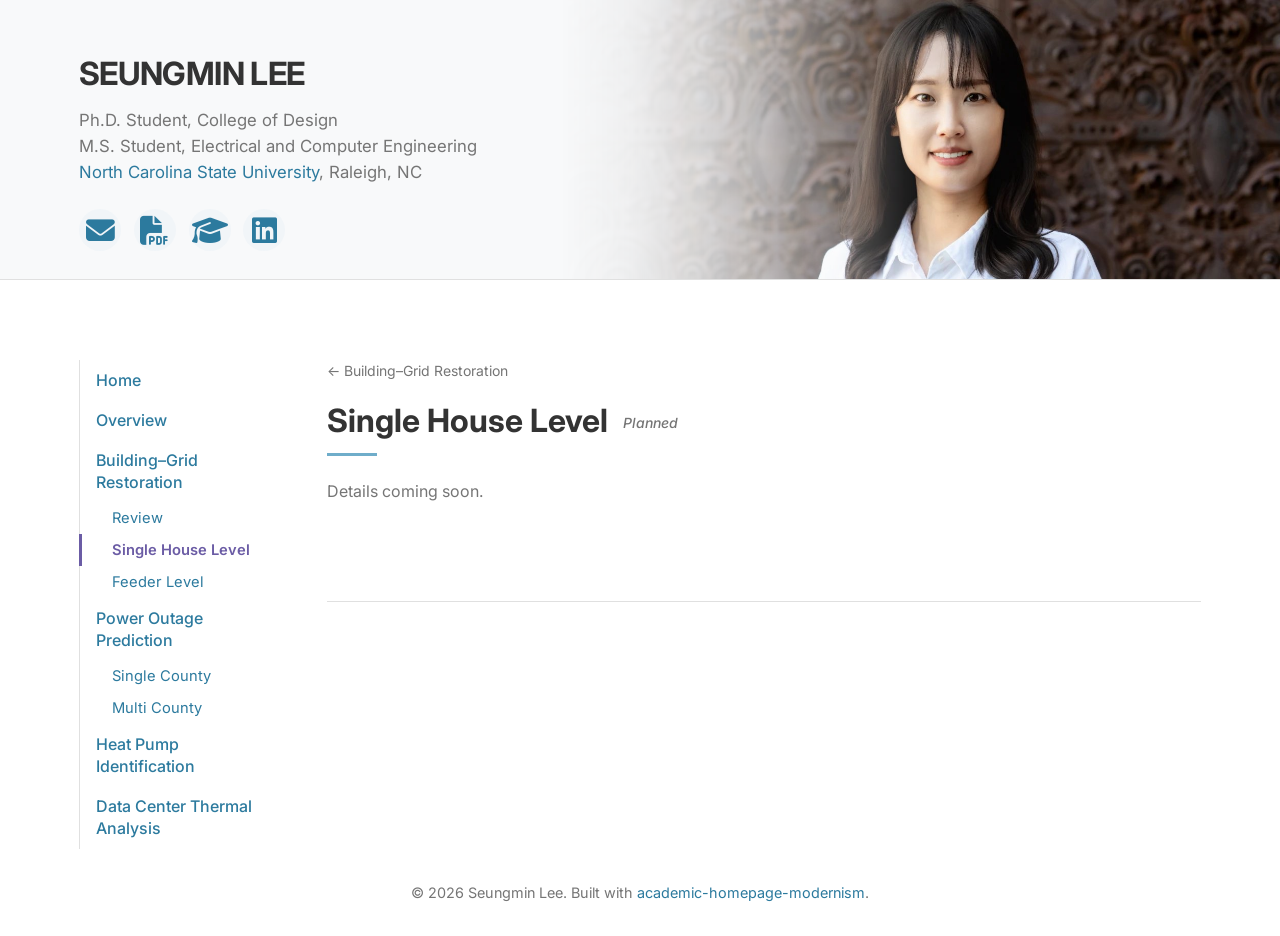
<file: research/building-grid-resiliency/single-house/index.html>
<!DOCTYPE html>
<html lang="en">
<head>
    <meta charset="UTF-8">
    <meta name="viewport" content="width=device-width, initial-scale=1.0">
    <title>Single House Level · Building–Grid Restoration | Seungmin Lee</title>
    <meta name="description" content="Single House Level (Building–Grid Restoration): research by Seungmin Lee.">
    <link rel="icon" href="data:image/svg+xml,<svg xmlns=%22http://www.w3.org/2000/svg%22 viewBox=%220 0 100 100%22><text y=%22.9em%22 font-size=%2290%22>⚡</text></svg>">
    <link rel="stylesheet" href="../../../styles.css?v=20261013r">
    <link rel="stylesheet" href="https://cdnjs.cloudflare.com/ajax/libs/font-awesome/6.4.0/css/all.min.css">
    <link href="https://fonts.googleapis.com/css2?family=Inter:wght@300;400;500;600;700&display=swap" rel="stylesheet">
</head>
<body data-root="../../../">
    <header>
        <div class="container">
            <div class="header-content">
                <div class="profile-info">
                    <!-- Profile info is loaded from data/profile-info.json -->
                </div>
            </div>
        </div>
    </header>

    <div class="container sidebar-layout">
    <nav class="side-nav" data-current="building-grid-resiliency/single-house" aria-label="Research topics"></nav>

    <main class="sidebar-main">
        <section id="single-house" class="section">
            <div class="container">
                <p class="breadcrumb"><a href="../" data-same-tab>Building–Grid Restoration</a></p>
                <h2 class="section-title">Single House Level <span class="status-badge status-planned">Planned</span></h2>
                <p class="planned-note">Details coming soon.</p>
            </div>
        </section>
    </main>
    </div>

    <footer>
        <div class="container">
            <p>&copy; <span id="current-year"></span> Seungmin Lee. Built with <a href="https://github.com/dl-m9/academic-homepage-modernism">academic-homepage-modernism</a>.</p>
        </div>
    </footer>

    <script src="../../../data/research-topics.js?v=20261013r"></script>
    <script src="../../../script.js?v=20261013r"></script>
    <script>
        document.getElementById('current-year').textContent = new Date().getFullYear();
    </script>
    <script data-goatcounter="https://slee93.goatcounter.com/count" async src="https://gc.zgo.at/count.js"></script>
</body>
</html>
</file>
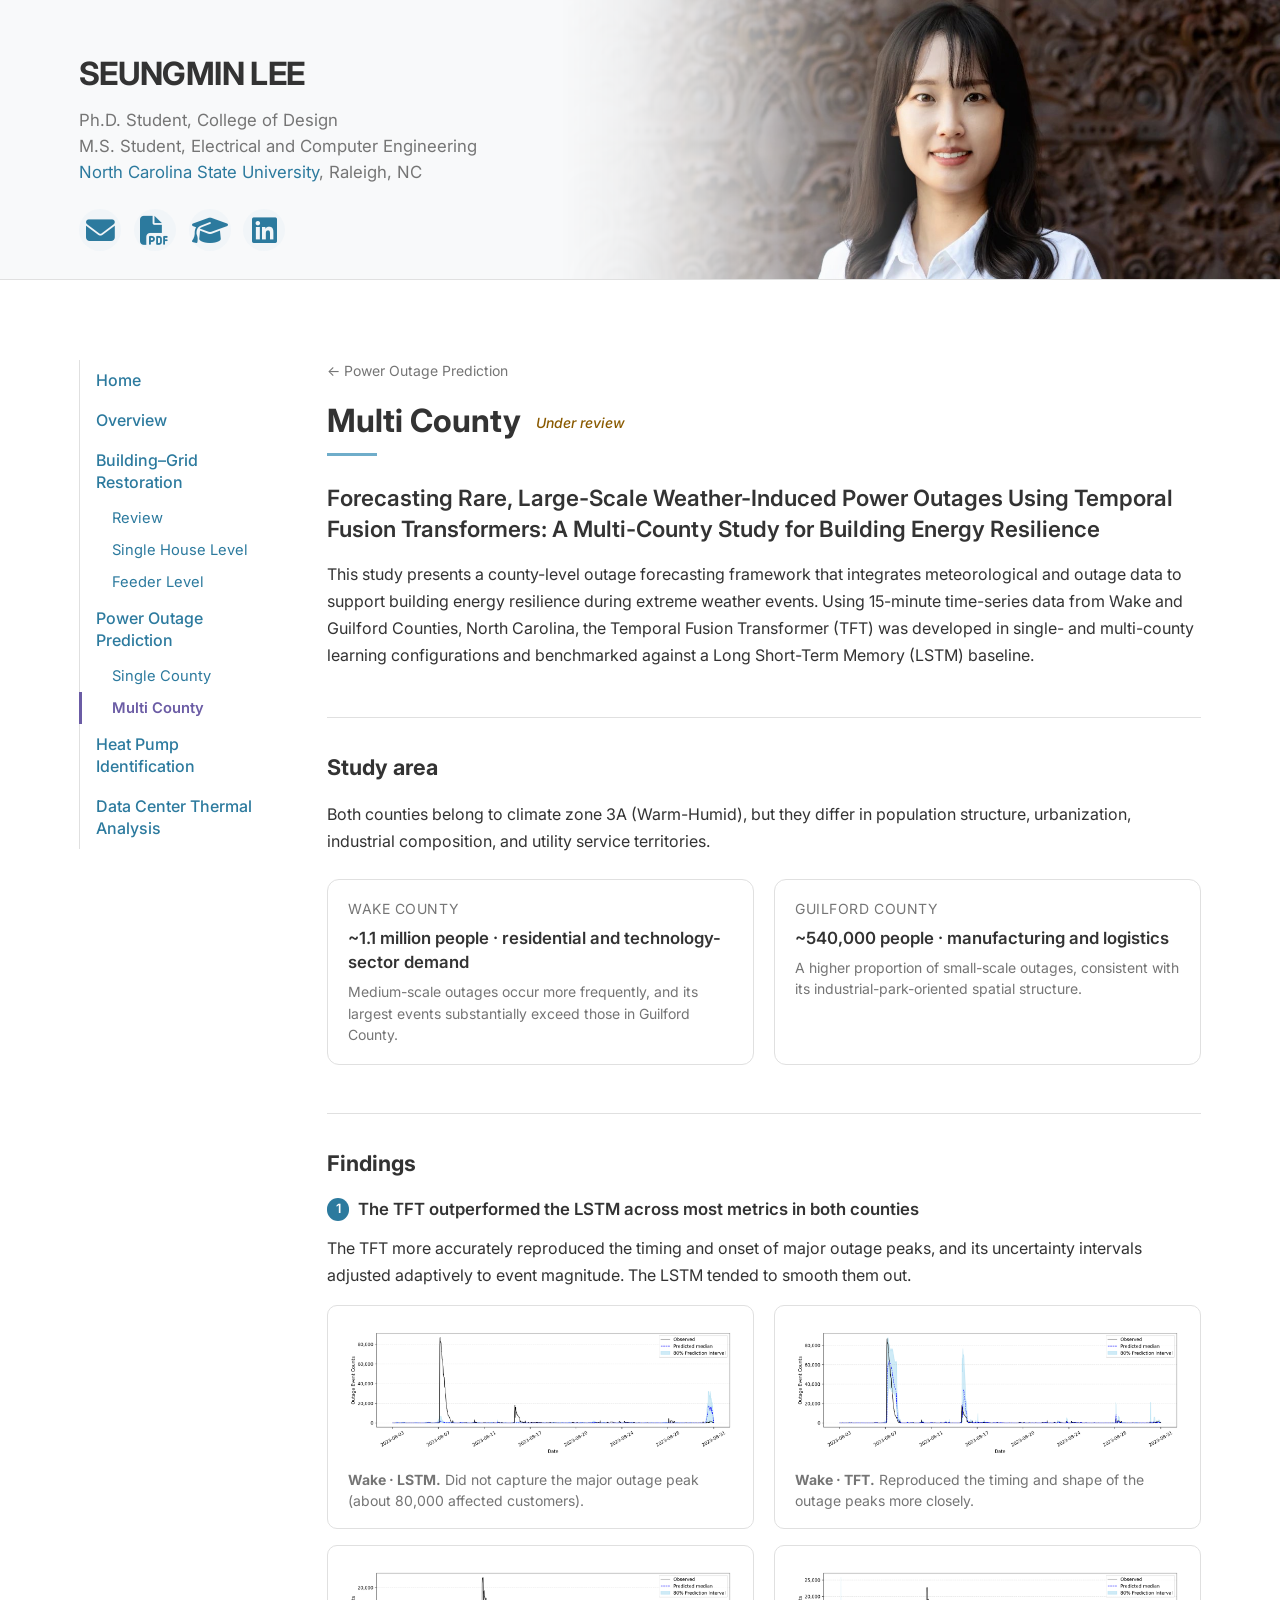
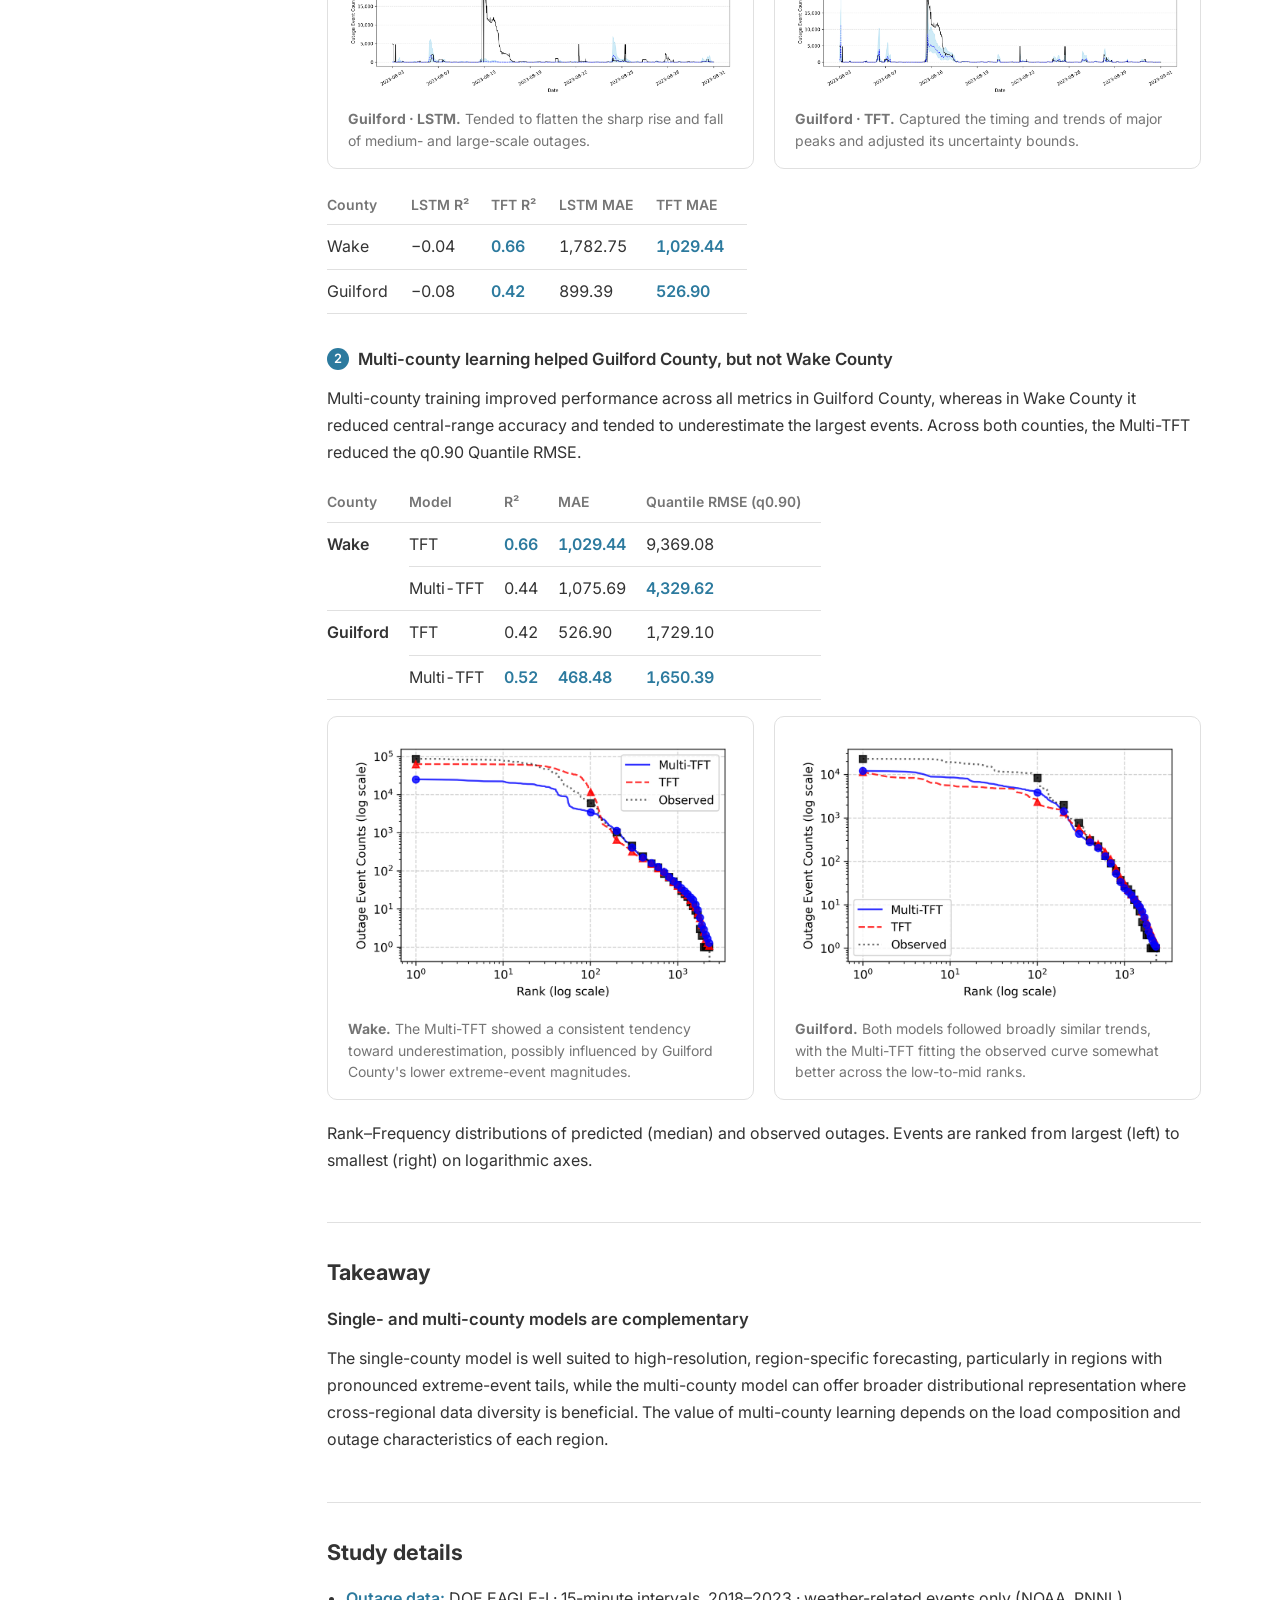
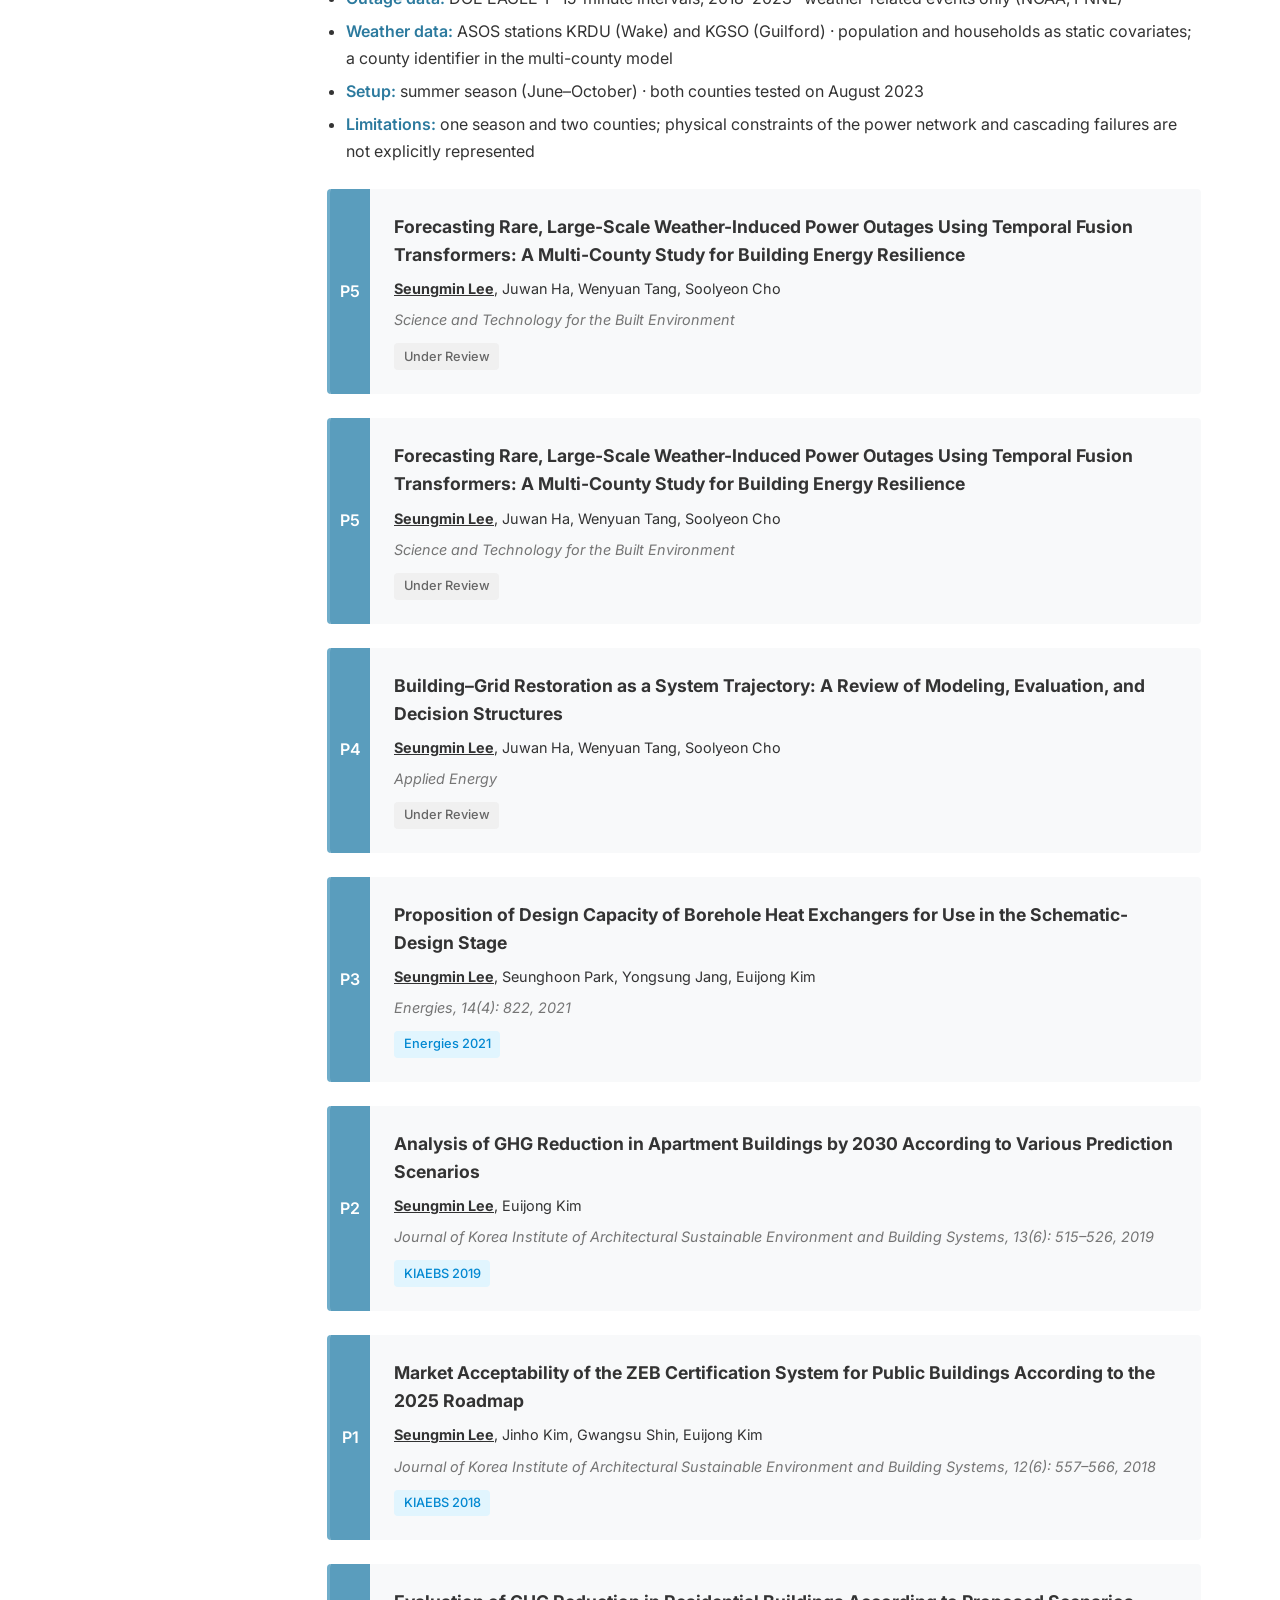
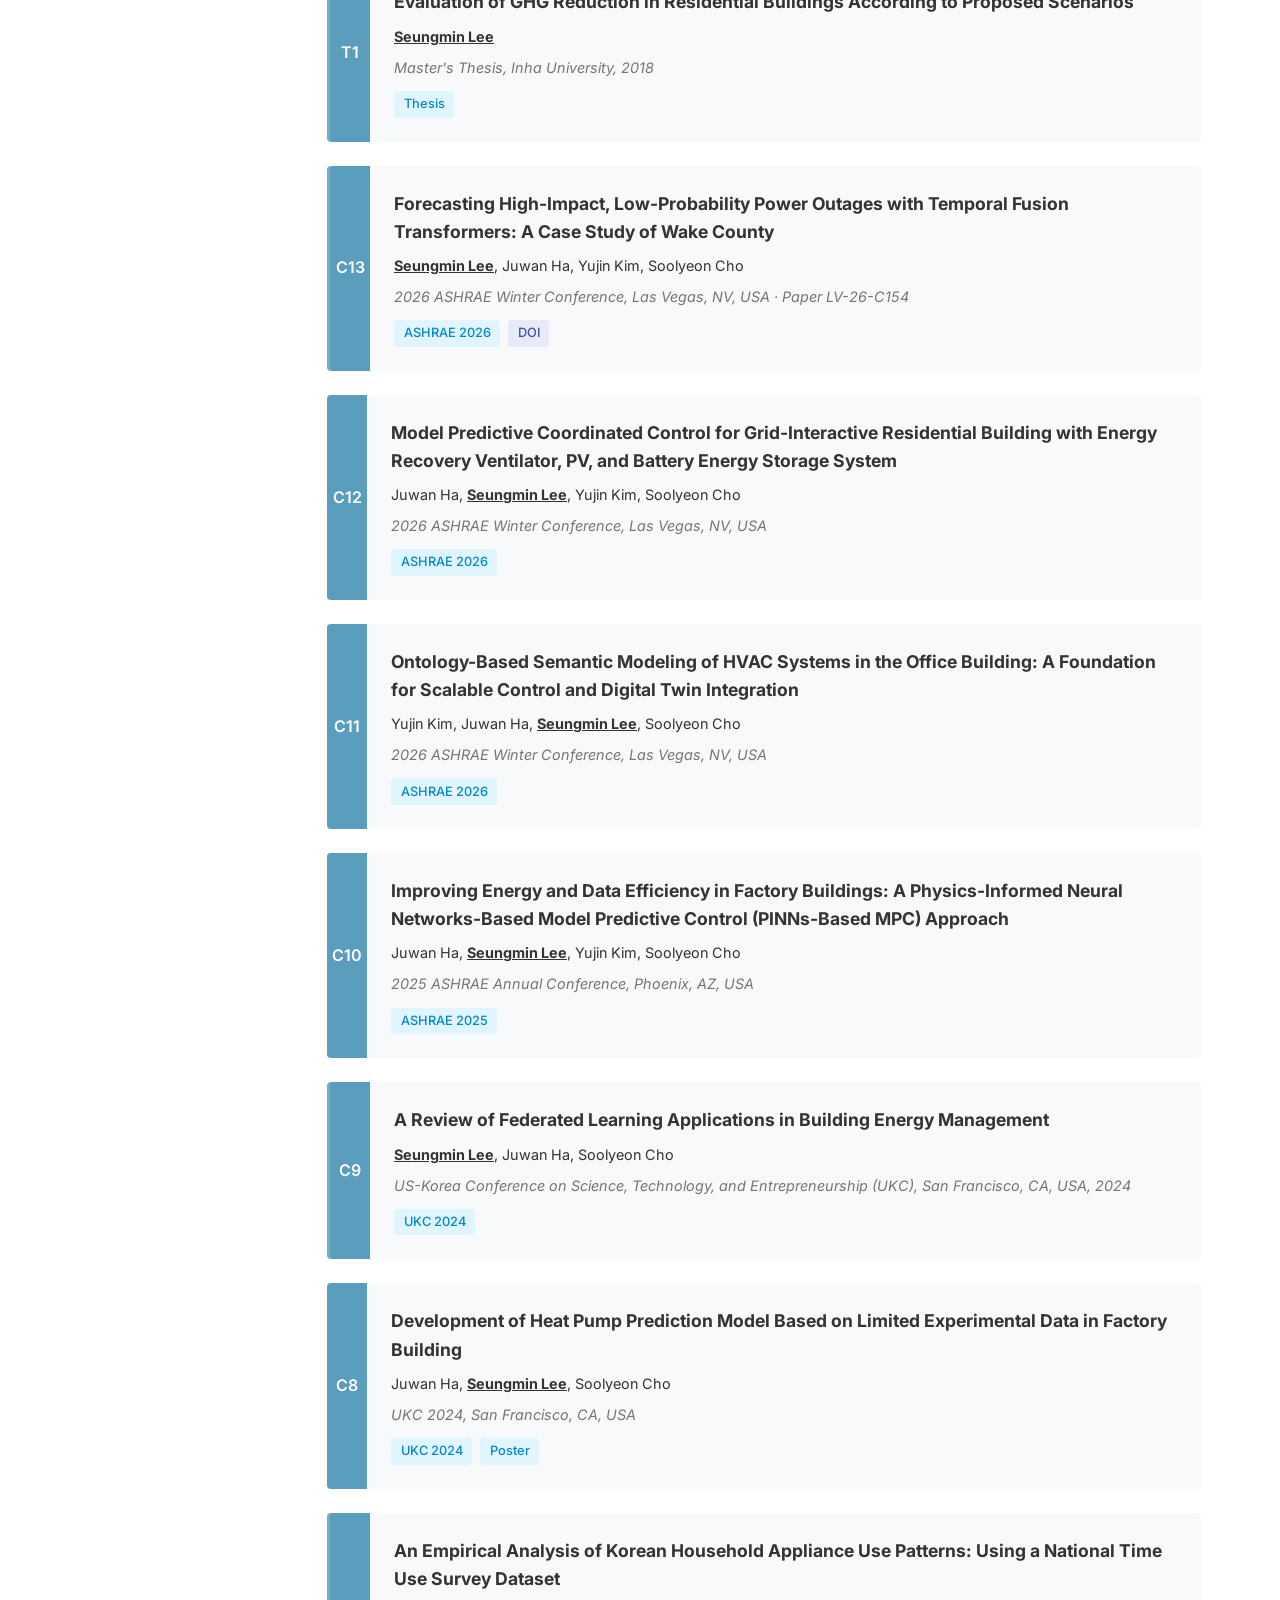
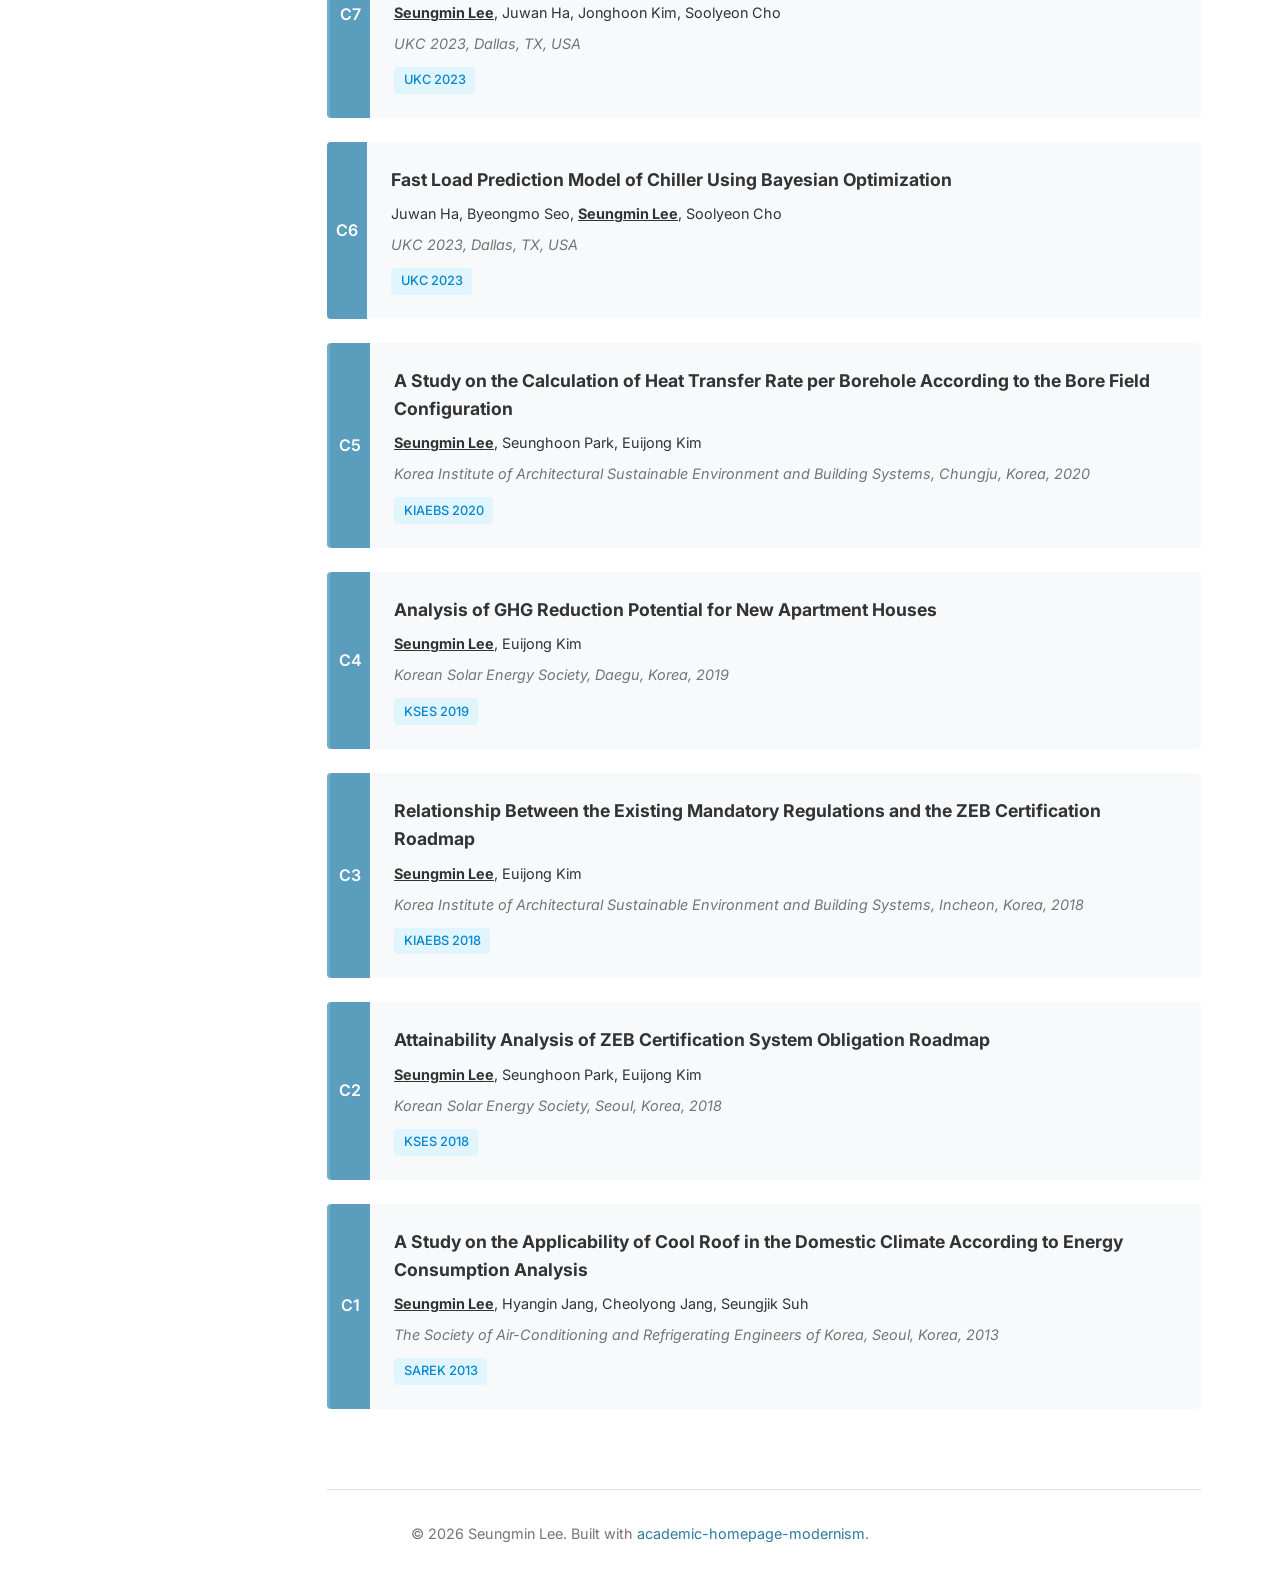
<file: research/outage-prediction/multi-county/index.html>
<!DOCTYPE html>
<html lang="en">
<head>
    <meta charset="UTF-8">
    <meta name="viewport" content="width=device-width, initial-scale=1.0">
    <title>Multi County · Power Outage Prediction | Seungmin Lee</title>
    <meta name="description" content="Single- and multi-county Temporal Fusion Transformer forecasting of weather-induced power outages in Wake and Guilford Counties, NC: research by Seungmin Lee.">
    <link rel="icon" href="data:image/svg+xml,<svg xmlns=%22http://www.w3.org/2000/svg%22 viewBox=%220 0 100 100%22><text y=%22.9em%22 font-size=%2290%22>⚡</text></svg>">
    <link rel="stylesheet" href="../../../styles.css?v=20261013r">
    <link rel="stylesheet" href="https://cdnjs.cloudflare.com/ajax/libs/font-awesome/6.4.0/css/all.min.css">
    <link href="https://fonts.googleapis.com/css2?family=Inter:wght@300;400;500;600;700&display=swap" rel="stylesheet">
</head>
<body data-root="../../../">
    <header>
        <div class="container">
            <div class="header-content">
                <div class="profile-info">
                    <!-- Profile info is loaded from data/profile-info.json -->
                </div>
            </div>
        </div>
    </header>

    <div class="container sidebar-layout">
    <nav class="side-nav" data-current="outage-prediction/multi-county" aria-label="Research topics"></nav>

    <main class="sidebar-main">
        <section id="multi-county" class="section">
            <div class="container">
                <p class="breadcrumb"><a href="../" data-same-tab>Power Outage Prediction</a></p>
                <h2 class="section-title">Multi County <span class="status-badge status-under-review">Under review</span></h2>
                <p class="project-title">Forecasting Rare, Large-Scale Weather-Induced Power Outages Using Temporal Fusion Transformers: A Multi-County Study for Building Energy Resilience</p>
                <p class="lead">This study presents a county-level outage forecasting framework that integrates meteorological and outage data to support building energy resilience during extreme weather events. Using 15-minute time-series data from Wake and Guilford Counties, North Carolina, the Temporal Fusion Transformer (TFT) was developed in single- and multi-county learning configurations and benchmarked against a Long Short-Term Memory (LSTM) baseline.</p>

                <h3 class="block-title major">Study area</h3>
                <p class="body-text">Both counties belong to climate zone 3A (Warm-Humid), but they differ in population structure, urbanization, industrial composition, and utility service territories.</p>
                <div class="question-grid">
                    <div class="question-card">
                        <span class="q-label">Wake County</span>
                        <span class="q-text">~1.1 million people · residential and technology-sector demand</span>
                        <span class="body-note">Medium-scale outages occur more frequently, and its largest events substantially exceed those in Guilford County.</span>
                    </div>
                    <div class="question-card">
                        <span class="q-label">Guilford County</span>
                        <span class="q-text">~540,000 people · manufacturing and logistics</span>
                        <span class="body-note">A higher proportion of small-scale outages, consistent with its industrial-park-oriented spatial structure.</span>
                    </div>
                </div>

                <h3 class="block-title major">Findings</h3>
                <h4 class="finding-title"><span class="finding-num">1</span>The TFT outperformed the LSTM across most metrics in both counties</h4>
                <p class="body-text">The TFT more accurately reproduced the timing and onset of major outage peaks, and its uncertainty intervals adjusted adaptively to event magnitude. The LSTM tended to smooth them out.</p>
                <div class="chart-pair fit">
                    <figure class="doc-figure">
                        <a href="img/wake-lstm.png"><img src="img/wake-lstm.png" alt="Wake County, August 2023: observed outages peak near 87,000 customers on August 7 and 18,000 on August 15, while the LSTM predicted median stays near zero." loading="lazy"></a>
                        <figcaption><b>Wake · LSTM.</b> Did not capture the major outage peak (about 80,000 affected customers).</figcaption>
                    </figure>
                    <figure class="doc-figure">
                        <a href="img/wake-tft.png"><img src="img/wake-tft.png" alt="Wake County, August 2023: the TFT predicted median rises to about 63,000 during the 87,000-customer peak and to about 34,000 during the 18,000-customer peak, with a wide 80% prediction interval." loading="lazy"></a>
                        <figcaption><b>Wake · TFT.</b> Reproduced the timing and shape of the outage peaks more closely.</figcaption>
                    </figure>
                </div>
                <div class="chart-pair fit">
                    <figure class="doc-figure">
                        <a href="img/guilford-lstm.png"><img src="img/guilford-lstm.png" alt="Guilford County, August 2023: observed outages peak near 23,000 customers on August 15, while the LSTM predicted median stays near zero during that event." loading="lazy"></a>
                        <figcaption><b>Guilford · LSTM.</b> Tended to flatten the sharp rise and fall of medium- and large-scale outages.</figcaption>
                    </figure>
                    <figure class="doc-figure">
                        <a href="img/guilford-tft.png"><img src="img/guilford-tft.png" alt="Guilford County, August 2023: the TFT predicted median rises to about 8,000 during the 23,000-customer peak and follows its decline, with an 80% prediction interval up to about 11,000." loading="lazy"></a>
                        <figcaption><b>Guilford · TFT.</b> Captured the timing and trends of major peaks and adjusted its uncertainty bounds.</figcaption>
                    </figure>
                </div>
                <div class="table-wrap">
                    <table class="data-table">
                        <thead>
                            <tr><th>County</th><th>LSTM R²</th><th>TFT R²</th><th>LSTM MAE</th><th>TFT MAE</th></tr>
                        </thead>
                        <tbody>
                            <tr><td>Wake</td><td>−0.04</td><td class="num-good">0.66</td><td>1,782.75</td><td class="num-good">1,029.44</td></tr>
                            <tr><td>Guilford</td><td>−0.08</td><td class="num-good">0.42</td><td>899.39</td><td class="num-good">526.90</td></tr>
                        </tbody>
                    </table>
                </div>

                <h4 class="finding-title"><span class="finding-num">2</span>Multi-county learning helped Guilford County, but not Wake County</h4>
                <p class="body-text">Multi-county training improved performance across all metrics in Guilford County, whereas in Wake County it reduced central-range accuracy and tended to underestimate the largest events. Across both counties, the Multi-TFT reduced the q0.90 Quantile RMSE.</p>
                <div class="table-wrap">
                    <table class="data-table">
                        <thead>
                            <tr><th>County</th><th>Model</th><th>R²</th><th>MAE</th><th>Quantile RMSE (q0.90)</th></tr>
                        </thead>
                        <tbody>
                            <tr><td rowspan="2">Wake</td><td>TFT</td><td class="num-good">0.66</td><td class="num-good">1,029.44</td><td>9,369.08</td></tr>
                            <tr><td>Multi-TFT</td><td>0.44</td><td>1,075.69</td><td class="num-good">4,329.62</td></tr>
                            <tr><td rowspan="2">Guilford</td><td>TFT</td><td>0.42</td><td>526.90</td><td>1,729.10</td></tr>
                            <tr><td>Multi-TFT</td><td class="num-good">0.52</td><td class="num-good">468.48</td><td class="num-good">1,650.39</td></tr>
                        </tbody>
                    </table>
                </div>
                <div class="chart-pair fit">
                    <figure class="doc-figure">
                        <a href="img/wake-rank.png"><img src="img/wake-rank.png" alt="Rank-frequency plot for Wake County on log axes. The observed curve starts near 90,000; the TFT starts near 63,000 and stays close to observed through the top 100 ranks; the Multi-TFT starts near 25,000 and stays below the observed curve." loading="lazy"></a>
                        <figcaption><b>Wake.</b> The Multi-TFT showed a consistent tendency toward underestimation, possibly influenced by Guilford County's lower extreme-event magnitudes.</figcaption>
                    </figure>
                    <figure class="doc-figure">
                        <a href="img/guilford-rank.png"><img src="img/guilford-rank.png" alt="Rank-frequency plot for Guilford County on log axes. The observed curve starts near 23,000; both the Multi-TFT and TFT start near 12,000, with the Multi-TFT closer to observed across the top 200 ranks." loading="lazy"></a>
                        <figcaption><b>Guilford.</b> Both models followed broadly similar trends, with the Multi-TFT fitting the observed curve somewhat better across the low-to-mid ranks.</figcaption>
                    </figure>
                </div>
                <p class="body-text">Rank–Frequency distributions of predicted (median) and observed outages. Events are ranked from largest (left) to smallest (right) on logarithmic axes.</p>

                <h3 class="block-title major">Takeaway</h3>
                <h4 class="finding-title">Single- and multi-county models are complementary</h4>
                <p class="body-text">The single-county model is well suited to high-resolution, region-specific forecasting, particularly in regions with pronounced extreme-event tails, while the multi-county model can offer broader distributional representation where cross-regional data diversity is beneficial. The value of multi-county learning depends on the load composition and outage characteristics of each region.</p>

                <h3 class="block-title major">Study details</h3>
                <ul class="fact-list">
                    <li><b>Outage data:</b> DOE EAGLE-I · 15-minute intervals, 2018–2023 · weather-related events only (NOAA, PNNL)</li>
                    <li><b>Weather data:</b> ASOS stations KRDU (Wake) and KGSO (Guilford) · population and households as static covariates; a county identifier in the multi-county model</li>
                    <li><b>Setup:</b> summer season (June–October) · both counties tested on August 2023</li>
                    <li><b>Limitations:</b> one season and two counties; physical constraints of the power network and cascading failures are not explicitly represented</li>
                </ul>
                <div class="related-publications publications-list" data-pubs="P5"></div>
            </div>
        </section>
    </main>
    </div>

    <footer>
        <div class="container">
            <p>&copy; <span id="current-year"></span> Seungmin Lee. Built with <a href="https://github.com/dl-m9/academic-homepage-modernism">academic-homepage-modernism</a>.</p>
        </div>
    </footer>

    <script src="../../../data/research-topics.js?v=20261013r"></script>
    <script src="../../../script.js?v=20261013r"></script>
    <script>
        document.getElementById('current-year').textContent = new Date().getFullYear();
    </script>
    <script data-goatcounter="https://slee93.goatcounter.com/count" async src="https://gc.zgo.at/count.js"></script>
</body>
</html>
</file>
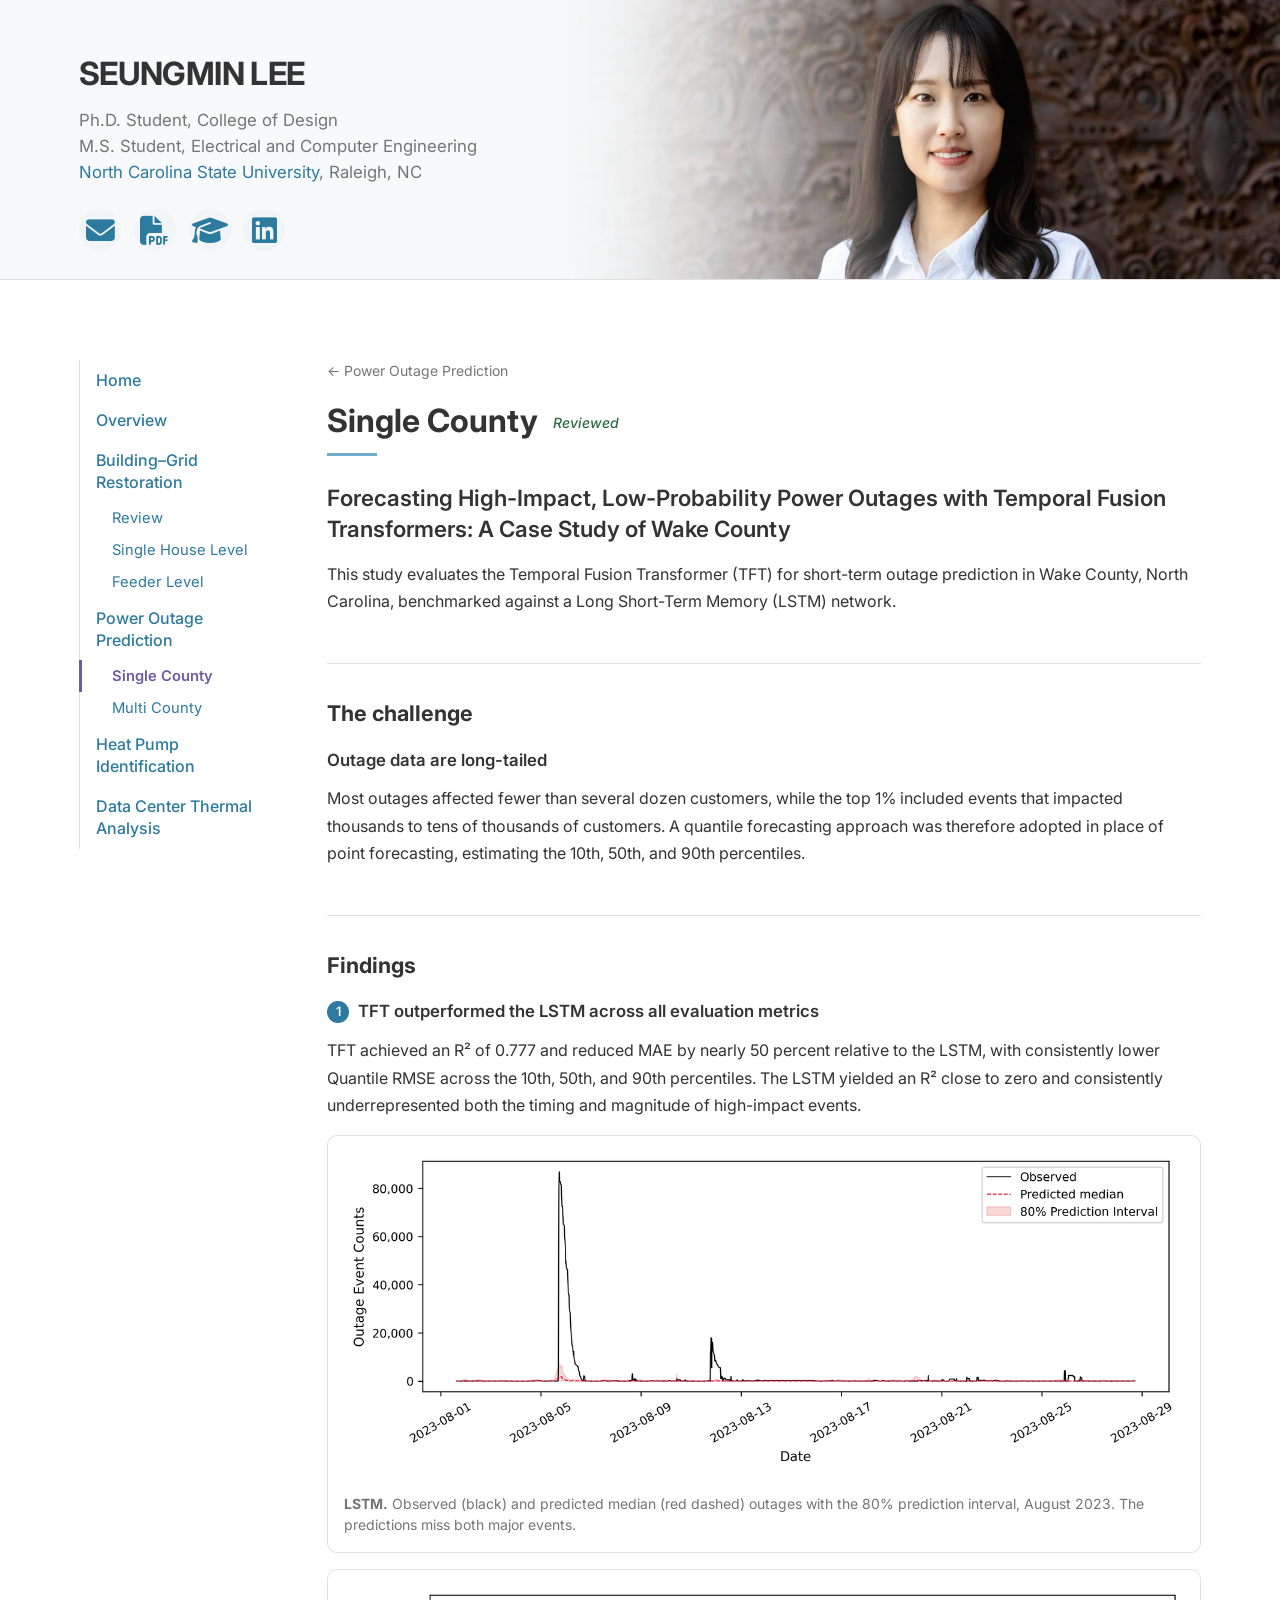
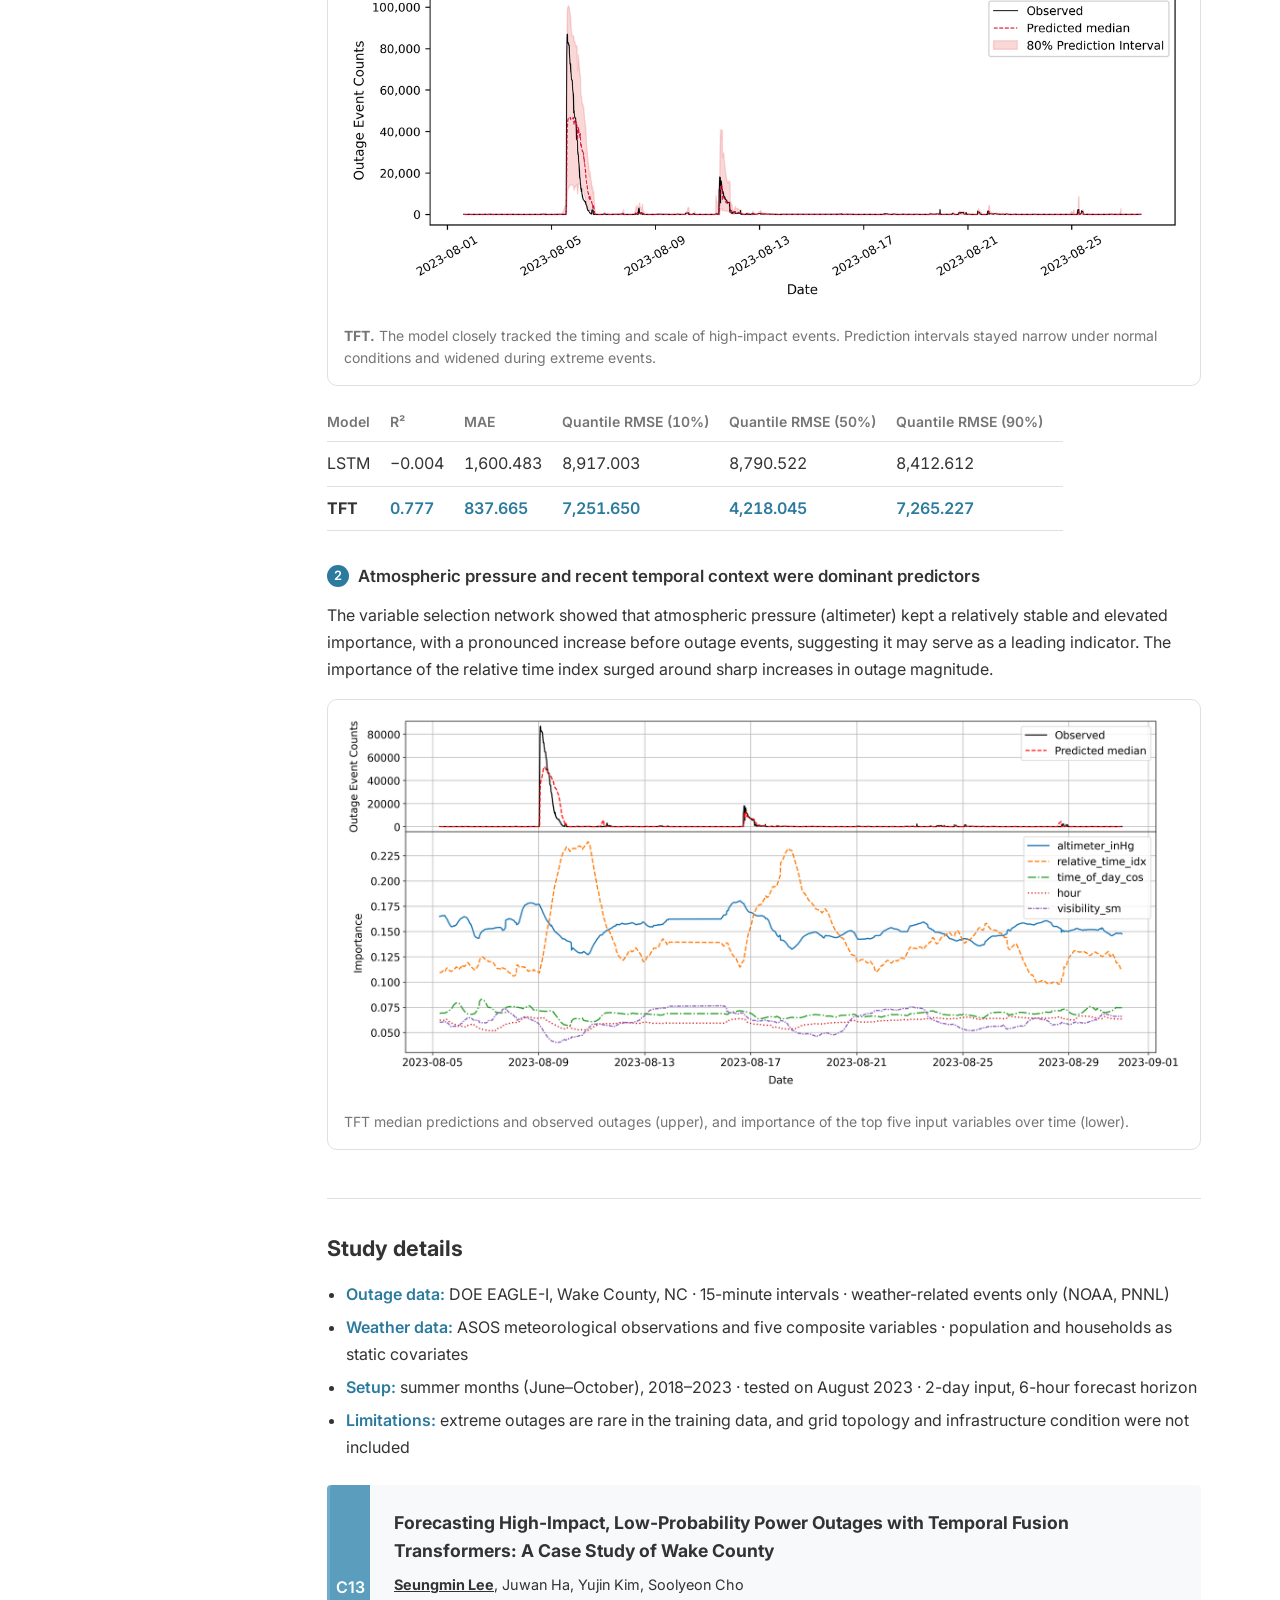
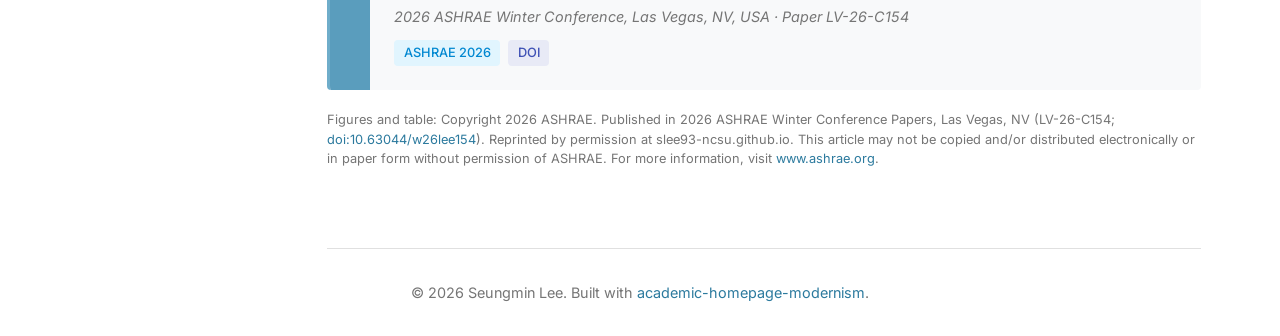
<file: research/outage-prediction/single-county/index.html>
<!DOCTYPE html>
<html lang="en">
<head>
    <meta charset="UTF-8">
    <meta name="viewport" content="width=device-width, initial-scale=1.0">
    <title>Single County · Power Outage Prediction | Seungmin Lee</title>
    <meta name="description" content="Forecasting high-impact, low-probability power outages in Wake County, NC, with Temporal Fusion Transformers: research by Seungmin Lee.">
    <link rel="icon" href="data:image/svg+xml,<svg xmlns=%22http://www.w3.org/2000/svg%22 viewBox=%220 0 100 100%22><text y=%22.9em%22 font-size=%2290%22>⚡</text></svg>">
    <link rel="stylesheet" href="../../../styles.css?v=20261013r">
    <link rel="stylesheet" href="https://cdnjs.cloudflare.com/ajax/libs/font-awesome/6.4.0/css/all.min.css">
    <link href="https://fonts.googleapis.com/css2?family=Inter:wght@300;400;500;600;700&display=swap" rel="stylesheet">
</head>
<body data-root="../../../">
    <header>
        <div class="container">
            <div class="header-content">
                <div class="profile-info">
                    <!-- Profile info is loaded from data/profile-info.json -->
                </div>
            </div>
        </div>
    </header>

    <div class="container sidebar-layout">
    <nav class="side-nav" data-current="outage-prediction/single-county" aria-label="Research topics"></nav>

    <main class="sidebar-main">
        <section id="single-county" class="section">
            <div class="container">
                <p class="breadcrumb"><a href="../" data-same-tab>Power Outage Prediction</a></p>
                <h2 class="section-title">Single County <span class="status-badge status-reviewed">Reviewed</span></h2>
                <p class="project-title">Forecasting High-Impact, Low-Probability Power Outages with Temporal Fusion Transformers: A Case Study of Wake County</p>
                <p class="lead">This study evaluates the Temporal Fusion Transformer (TFT) for short-term outage prediction in Wake County, North Carolina, benchmarked against a Long Short-Term Memory (LSTM) network.</p>

                <h3 class="block-title major">The challenge</h3>
                <h4 class="finding-title">Outage data are long-tailed</h4>
                <p class="body-text">Most outages affected fewer than several dozen customers, while the top 1% included events that impacted thousands to tens of thousands of customers. A quantile forecasting approach was therefore adopted in place of point forecasting, estimating the 10th, 50th, and 90th percentiles.</p>

                <h3 class="block-title major">Findings</h3>
                <h4 class="finding-title"><span class="finding-num">1</span>TFT outperformed the LSTM across all evaluation metrics</h4>
                <p class="body-text">TFT achieved an R² of 0.777 and reduced MAE by nearly 50 percent relative to the LSTM, with consistently lower Quantile RMSE across the 10th, 50th, and 90th percentiles. The LSTM yielded an R² close to zero and consistently underrepresented both the timing and magnitude of high-impact events.</p>
                <div class="figure-stack">
                    <figure class="doc-figure">
                        <a href="img/lstm-forecast.png"><img class="fig-wide" src="img/lstm-forecast.png" alt="Time series for August 2023 comparing observed outage counts with LSTM predictions. Observed peaks reach about 87,000 and 18,000 customers, but the LSTM predicted median stays near zero with only a small rise during the largest event." loading="lazy"></a>
                        <figcaption><b>LSTM.</b> Observed (black) and predicted median (red dashed) outages with the 80% prediction interval, August 2023. The predictions miss both major events.</figcaption>
                    </figure>
                    <figure class="doc-figure">
                        <a href="img/tft-forecast.png"><img class="fig-wide" src="img/tft-forecast.png" alt="Time series for August 2023 comparing observed outage counts with TFT predictions. The TFT predicted median rises to about 47,000 during the 87,000-customer event and tracks the 18,000-customer event, with a wide 80% prediction interval during both events." loading="lazy"></a>
                        <figcaption><b>TFT.</b> The model closely tracked the timing and scale of high-impact events. Prediction intervals stayed narrow under normal conditions and widened during extreme events.</figcaption>
                    </figure>
                </div>
                <div class="table-wrap">
                    <table class="data-table">
                        <thead>
                            <tr><th>Model</th><th>R²</th><th>MAE</th><th>Quantile RMSE (10%)</th><th>Quantile RMSE (50%)</th><th>Quantile RMSE (90%)</th></tr>
                        </thead>
                        <tbody>
                            <tr><td>LSTM</td><td>−0.004</td><td>1,600.483</td><td>8,917.003</td><td>8,790.522</td><td>8,412.612</td></tr>
                            <tr><td><b>TFT</b></td><td class="num-good">0.777</td><td class="num-good">837.665</td><td class="num-good">7,251.650</td><td class="num-good">4,218.045</td><td class="num-good">7,265.227</td></tr>
                        </tbody>
                    </table>
                </div>

                <h4 class="finding-title"><span class="finding-num">2</span>Atmospheric pressure and recent temporal context were dominant predictors</h4>
                <p class="body-text">The variable selection network showed that atmospheric pressure (altimeter) kept a relatively stable and elevated importance, with a pronounced increase before outage events, suggesting it may serve as a leading indicator. The importance of the relative time index surged around sharp increases in outage magnitude.</p>
                <figure class="doc-figure">
                    <a href="img/variable-importance.png"><img class="fig-wide" src="img/variable-importance.png" alt="Upper panel: observed outage counts and TFT median predictions over August 2023. Lower panel: importance over time of the top five input variables. Altimeter stays around 0.13 to 0.18 and rises before outage events; relative time index surges to about 0.23 after the two major events; time of day, hour, and visibility stay between about 0.04 and 0.08." loading="lazy"></a>
                    <figcaption>TFT median predictions and observed outages (upper), and importance of the top five input variables over time (lower).</figcaption>
                </figure>

                <h3 class="block-title major">Study details</h3>
                <ul class="fact-list">
                    <li><b>Outage data:</b> DOE EAGLE-I, Wake County, NC · 15-minute intervals · weather-related events only (NOAA, PNNL)</li>
                    <li><b>Weather data:</b> ASOS meteorological observations and five composite variables · population and households as static covariates</li>
                    <li><b>Setup:</b> summer months (June–October), 2018–2023 · tested on August 2023 · 2-day input, 6-hour forecast horizon</li>
                    <li><b>Limitations:</b> extreme outages are rare in the training data, and grid topology and infrastructure condition were not included</li>
                </ul>
                <div class="related-publications publications-list" data-pubs="C13"></div>
                <p class="copyright-note">Figures and table: Copyright 2026 ASHRAE. Published in 2026 ASHRAE Winter Conference Papers, Las Vegas, NV (LV-26-C154; <a href="https://doi.org/10.63044/w26lee154">doi:10.63044/w26lee154</a>). Reprinted by permission at slee93-ncsu.github.io. This article may not be copied and/or distributed electronically or in paper form without permission of ASHRAE. For more information, visit <a href="https://www.ashrae.org">www.ashrae.org</a>.</p>
            </div>
        </section>
    </main>
    </div>

    <footer>
        <div class="container">
            <p>&copy; <span id="current-year"></span> Seungmin Lee. Built with <a href="https://github.com/dl-m9/academic-homepage-modernism">academic-homepage-modernism</a>.</p>
        </div>
    </footer>

    <script src="../../../data/research-topics.js?v=20261013r"></script>
    <script src="../../../script.js?v=20261013r"></script>
    <script>
        document.getElementById('current-year').textContent = new Date().getFullYear();
    </script>
    <script data-goatcounter="https://slee93.goatcounter.com/count" async src="https://gc.zgo.at/count.js"></script>
</body>
</html>
</file>
<file: styles.css>
/* Base Styles */
:root {
    /* Theme: #6FADCA light blue. --accent-color is used for decorative
       elements; darker shades of the same hue keep text and
       white-on-color buttons readable. */
    --accent-color: #6FADCA;
    --primary-strong: #5A9DBD;
    --primary-color: #2C7A9E;
    --secondary-color: #f8f9fa;
    --text-color: #333;
    --light-text: #757575;
    --border-color: #e0e0e0;
    --section-spacing: 5rem;
    --timeline-color: #f0f0f0;
}

* {
    margin: 0;
    padding: 0;
    box-sizing: border-box;
}

body {
    font-family: 'Inter', sans-serif;
    line-height: 1.6;
    color: var(--text-color);
    background-color: #fff;
}

.container {
    width: 90%;
    max-width: 1200px;
    margin: 0 auto;
    padding: 0 15px;
}

a {
    color: var(--primary-color);
    text-decoration: none;
    transition: color 0.3s ease;
}

a:hover {
    color: #1F5F7D;
}

/* Header Styles */
header {
    padding: 3rem 0;
    background-color: var(--secondary-color);
    border-bottom: 1px solid var(--border-color);
}

.header-content {
    display: flex;
    justify-content: space-between;
    align-items: center;
}

.profile-info {
    flex: 2;
}

.profile-image {
    flex: 1;
    text-align: right;
}

#profile-img {
    width: 180px;
    height: 180px;
    border-radius: 4px;
    object-fit: cover;
    box-shadow: 0 4px 12px rgba(0, 0, 0, 0.1);
}

h1 {
    font-size: 2.5rem;
    margin-bottom: 0.5rem;
    font-weight: 700;
    letter-spacing: -0.02em;
}

.subtitle {
    font-size: 1.25rem;
    color: var(--light-text);
    margin-bottom: 1.5rem;
}

.contact-info {
    display: flex;
    flex-wrap: nowrap;
    gap: 0.8rem;
}

.contact-info p {
    display: flex;
    align-items: center;
    margin: 0;
    flex-shrink: 0;
}

.contact-info i {
    color: var(--primary-color);
    font-size: 1.8rem;
}

.contact-info a {
    padding: 8px;
    display: flex;
    align-items: center;
    justify-content: center;
    border-radius: 50%;
    transition: all 0.3s ease;
    background-color: rgba(111, 173, 202, 0.05);
    width: 42px;
    height: 42px;
}

.contact-info a:hover {
    background-color: rgba(111, 173, 202, 0.15);
    transform: translateY(-3px);
    box-shadow: 0 4px 8px rgba(0, 0, 0, 0.1);
}

.icon-svg {
    width: 1.8rem;
    height: 1.8rem;
    filter: invert(26%) sepia(92%) saturate(1361%) hue-rotate(212deg) brightness(92%) contrast(90%);
}

/* Navigation Styles */
nav {
    background-color: #fff;
    box-shadow: 0 2px 4px rgba(0, 0, 0, 0.05);
    position: sticky;
    top: 0;
    z-index: 100;
    width: 100%;
}

.nav-links {
    display: flex;
    list-style: none;
    height: 60px;
}

.nav-links li {
    margin-right: 2rem;
}

.nav-links a {
    display: inline-block;
    height: 60px;
    line-height: 60px;
    font-weight: 500;
    position: relative;
}

.nav-links a.active {
    color: var(--primary-color);
}

.nav-links a::after {
    content: '';
    position: absolute;
    bottom: 0;
    left: 0;
    width: 0;
    height: 3px;
    background-color: var(--accent-color);
    transition: width 0.3s ease;
}

.nav-links a.active::after {
    width: 100%;
}

.nav-links a:hover::after {
    width: 100%;
}

/* Mobile Navigation Menu */
.menu-toggle {
    display: none;
}

@media (max-width: 768px) {
    h1 {
        font-size: 2rem;
    }
    
    nav {
        position: fixed;
        top: 0;
        left: 0;
        width: 100%;
        z-index: 1000;
        background-color: #fff;
        box-shadow: 0 2px 4px rgba(0, 0, 0, 0.1);
        overflow: hidden;
    }
    
    body {
        padding-top: 60px;
    }
    
    .nav-links {
        display: flex;
        justify-content: flex-start;
        overflow-x: auto;
        -webkit-overflow-scrolling: touch;
        scrollbar-width: none; /* Firefox */
        -ms-overflow-style: none;  /* IE and Edge */
        white-space: nowrap;
        padding: 0.5rem 0;
        height: auto;
        width: 100%;
        margin: 0;
    }
    
    .nav-links::-webkit-scrollbar {
        display: none; /* Chrome, Safari, Opera */
    }
    
    nav .container {
        padding: 0;
        position: relative;
    }
    
    .nav-links li {
        display: inline-block;
        margin: 0 0.8rem;
        flex-shrink: 0;
    }
    
    .nav-links li:first-child {
        margin-left: 15px;
    }
    
    .nav-links li:last-child {
        margin-right: 15px;
        padding-right: 5px; /* Add a bit of padding at the end for better scrolling */
    }
    
    .nav-links a {
        height: auto;
        line-height: normal;
        padding: 0.5rem 0;
        font-size: 0.95rem;
        white-space: nowrap;
    }
    
    /* Add gradient indicators to show there's more content */
    nav .container::before,
    nav .container::after {
        content: '';
        position: absolute;
        top: 0;
        bottom: 0;
        width: 20px;
        z-index: 10;
        pointer-events: none;
        opacity: 0;
        transition: opacity 0.3s ease;
    }
    
    nav .container::before {
        left: 0;
        background: linear-gradient(to right, rgba(255,255,255,1), rgba(255,255,255,0));
    }
    
    nav .container::after {
        right: 0;
        background: linear-gradient(to left, rgba(255,255,255,1), rgba(255,255,255,0));
    }
    
    /* Only show gradients if has-scroll class is present */
    nav .container.has-scroll::before,
    nav .container.has-scroll::after {
        opacity: 1;
    }
    
    .section {
        padding: 3rem 0;
    }
    
    #profile-img {
        width: 150px;
        height: 150px;
    }
    
    .projects-grid {
        grid-template-columns: 1fr;
    }
    
    .gallery-container {
        grid-template-columns: repeat(auto-fill, minmax(250px, 1fr));
    }
    
    /* Hide timeline elements on mobile */
    .timeline {
        padding-left: 0;
    }
    
    .timeline::before {
        display: none;
    }
    
    .timeline-marker {
        display: none;
    }
    
    .edu-content-wrapper {
        flex-direction: column;
        align-items: flex-start;
    }
    
    .edu-text {
        padding-right: 0;
        margin-bottom: 1rem;
    }
    
    .school-logo {
        align-self: center;
    }
    
    .edu-logo {
        width: 80px;
    }
    
    .honor-item {
        flex-direction: column;
    }
    
    .honor-year {
        margin-bottom: 0.75rem;
        margin-right: 0;
    }
    
    .news-item {
        flex-direction: column;
    }
    
    .news-date {
        margin-right: 0;
        margin-bottom: 1rem;
    }
    
    .service-list {
        gap: 0.5rem;
    }
    
    .service-list li {
        font-size: 0.85rem;
        padding: 0.4rem 0.8rem;
    }
    
    .address-info p {
        font-size: 1rem;
    }
    
    .address-description {
        font-size: 0.9rem !important;
    }
}

@media (max-width: 576px) {
    nav {
        padding: 0;
    }
    
    body {
        padding-top: 42px; /* Adjust padding for smaller screens */
    }
    
    .nav-links {
        padding: 0.3rem 0;
    }
    
    .nav-links li {
        margin: 0 0.6rem;
    }
    
    .nav-links li:first-child {
        margin-left: 10px;
    }
    
    .nav-links li:last-child {
        margin-right: 10px;
    }
    
    .nav-links a {
        font-size: 0.9rem;
        padding: 0.4rem 0;
    }
    
    .container nav::before,
    .container nav::after {
        width: 20px;
    }
    
    .contact-info {
        flex-direction: row;
        gap: 0.5rem;
        justify-content: flex-start;
        margin-bottom: 1rem;
    }
    
    .contact-info a {
        width: 38px;
        height: 38px;
        padding: 6px;
    }
    
    .contact-info i {
        font-size: 1.5rem;
    }
    
    .icon-svg {
        width: 1.5rem;
        height: 1.5rem;
    }
    
    .skill-item {
        flex-direction: column;
        align-items: flex-start;
    }
    
    .skill-name {
        margin-bottom: 0.5rem;
    }
    
    .gallery-container {
        grid-template-columns: 1fr;
    }
    
    .contact-info-card {
        grid-template-columns: 1fr;
    }
    
    .contact-social {
        grid-column: span 1;
    }
    
    nav .container {
        padding: 0 2px;
    }
}

/* Section Styles */
.section {
    padding: var(--section-spacing) 0;
    border-bottom: 1px solid var(--border-color);
}

.section-title {
    font-size: 2rem;
    margin-bottom: 2rem;
    position: relative;
    display: inline-block;
}

.section-title::after {
    content: '';
    position: absolute;
    bottom: -10px;
    left: 0;
    width: 50px;
    height: 3px;
    background-color: var(--accent-color);
}

/* About Section */
.about-content {
    font-size: 1.1rem;
}

/* News Section */
.news-container, .news-list {
    margin-top: 2rem;
}

.news-item {
    display: flex;
    margin-bottom: 1.5rem;
    padding: 0.75rem;
    padding-bottom: 1.5rem;
    border-bottom: 1px solid var(--border-color);
    transition: all 0.2s ease;
    border-radius: 4px;
    background-color: transparent;
    box-shadow: none;
}

.news-item:hover {
    transform: translateX(5px);
    background-color: rgba(111, 173, 202, 0.05);
    box-shadow: 0 2px 8px rgba(0, 0, 0, 0.05);
}

.news-item:last-child {
    border-bottom: none;
}

.news-date {
    min-width: 130px;
    width: 130px;
    font-size: 1.2rem;
    font-weight: 700;
    color: var(--primary-color);
    margin-right: 25px;
    flex-shrink: 0;
    display: flex;
    align-items: flex-start;
    padding-top: 2px;
}

.date-highlight, .year-highlight {
    background-color: rgba(111, 173, 202, 0.1);
    padding: 2px 8px;
    border-radius: 4px;
    display: inline-block;
    font-size: 0.9rem;
}

.news-content {
    flex: 1;
}

.news-content h3 {
    font-size: 1.1rem;
    margin-bottom: 0.5rem;
    color: var(--text-color);
}

.news-content p {
    color: var(--light-text);
    font-size: 0.9rem;
    margin-bottom: 0.25rem;
}

.news-content a {
    color: var(--primary-color);
    text-decoration: none;
    font-weight: 600;
    margin-left: 5px;
}

.news-content a:hover {
    text-decoration: underline;
}

.view-all-news, .back-to-home {
    margin-top: 2rem;
    text-align: center;
}

.text-center {
    text-align: center;
}

.mt-4 {
    margin-top: 2rem;
}

.btn-secondary {
    background-color: #6c757d;
    color: white;
    padding: 0.5rem 1rem;
    border-radius: 4px;
    text-decoration: none;
    display: inline-block;
    transition: background-color 0.3s;
}

.btn-secondary:hover {
    background-color: #5a6268;
}

/* Media queries for news items */
@media (max-width: 768px) {
    .news-item {
        flex-direction: column;
    }
    
    .news-date {
        margin-right: 0;
        margin-bottom: 1rem;
    }
}

/* Research Areas */
.research-areas {
    display: flex;
    flex-wrap: wrap;
    gap: 2rem;
    margin-top: 2rem;
}

.research-area {
    flex: 1;
    min-width: 250px;
    padding: 2rem;
    background-color: var(--secondary-color);
    border-radius: 4px;
    text-align: center;
    transition: transform 0.3s ease, box-shadow 0.3s ease;
}

.research-area:hover {
    transform: translateY(-5px);
    box-shadow: 0 10px 20px rgba(0, 0, 0, 0.05);
}

.research-area i {
    font-size: 2.5rem;
    color: var(--primary-strong);
    margin-bottom: 1rem;
}

.research-area h3 {
    font-size: 1.2rem;
    margin-bottom: 1rem;
}

.research-area p {
    font-size: 0.9rem;
    color: var(--light-text);
    line-height: 1.5;
}

.research-list {
    text-align: left;
    padding-left: 1.2rem;
    margin-bottom: 0;
}

.research-list li {
    font-size: 0.9rem;
    color: var(--light-text);
    line-height: 1.5;
    margin-bottom: 0.8rem;
}

.research-list li strong {
    color: var(--text-color);
}

/* Education Timeline */
.timeline {
    position: relative;
    margin: 2rem 0;
    padding-left: 30px;
}

.timeline::before {
    content: '';
    position: absolute;
    left: 9px;
    top: 0;
    height: 100%;
    width: 2px;
    background-color: #d0d0d0;
    z-index: 0;
}

.timeline-item {
    position: relative;
    margin-bottom: 3rem;
    transition: transform 0.3s ease, box-shadow 0.3s ease;
    border-radius: 8px;
    padding: 20px;
    background-color: transparent;
    box-shadow: 0 2px 8px rgba(0, 0, 0, 0.08);
}

.timeline-item:hover {
    transform: translateY(-5px);
    box-shadow: 0 10px 20px rgba(0, 0, 0, 0.1);
    background-color: #fff;
}

.timeline-marker {
    position: absolute;
    top: 20px;
    left: -29.5px;
    width: 20px;
    height: 20px;
    border-radius: 50%;
    background-color: var(--accent-color);
    z-index: 2;
}

.timeline-content {
    flex: 1;
}

.edu-content-wrapper {
    display: flex;
    align-items: center;
    gap: 2rem;
}

.edu-text {
    flex: 1;
    padding-right: 1rem;
}

.school-logo {
    flex-shrink: 0;
    display: flex;
    align-items: center;
    justify-content: center;
}

.edu-logo {
    width: 100px;
    height: auto;
    border-radius: 30px;
    object-fit: contain;
}

.timeline-content h3 {
    margin-bottom: 0.5rem;
    color: var(--text-color);
}

.timeline-date {
    font-weight: 500;
    color: var(--light-text);
    margin-bottom: 1rem;
}

/* Publications */
.publication-filter {
    margin-bottom: 2rem;
    display: flex;
    gap: 1rem;
}

.section-description {
    font-size: 1.1rem;
    color: var(--light-text);
    margin-bottom: 2rem;
}

.filter-btn {
    padding: 0.5rem 1rem;
    background: none;
    border: 1px solid var(--border-color);
    border-radius: 4px;
    cursor: pointer;
    font-family: inherit;
    transition: all 0.3s ease;
}

.filter-btn.active, .filter-btn:hover {
    background-color: var(--primary-strong);
    color: white;
    border-color: var(--primary-strong);
}

.publications-list {
    display: flex;
    flex-direction: column;
    gap: 1.5rem;
}

.publication {
    display: flex;
    background-color: var(--secondary-color);
    border-radius: 4px;
    overflow: hidden;
    transition: transform 0.3s ease;
}

/* Subtle left border for first-author papers */
.publication.first-author {
    border-left: 3px solid var(--accent-color);
}

.publication:hover {
    transform: translateX(5px);
}

.pub-number {
    display: flex;
    align-items: center;
    justify-content: center;
    width: 40px;
    background-color: var(--primary-strong);
    color: white;
    font-weight: 600;
}

.pub-content {
    padding: 1.5rem;
    flex: 1;
}

.pub-content h3 {
    font-size: 1.1rem;
    margin-bottom: 0.5rem;
}

.authors {
    font-size: 0.9rem;
    margin-bottom: 0.5rem;
}

.venue {
    font-size: 0.9rem;
    font-style: italic;
    color: var(--light-text);
    margin-bottom: 0.75rem;
}

.pub-tags {
    display: flex;
    flex-wrap: wrap;
    gap: 0.5rem;
    margin-top: 0.5rem;
}

.tag {
    display: inline-block;
    padding: 0.2rem 0.6rem;
    border-radius: 4px;
    font-size: 0.8rem;
    font-weight: 500;
    font-style: normal;
}

/* Gray color for preprint tags */
.preprint-tag {
    background-color: #f0f0f0;
    color: #666;
}

/* Light blue color for venue tags (accepted papers) */
.venue-tag {
    background-color: #e1f5fe;
    color: #0288d1;
}

/* Light purple color for highlight tags, rating tags, and code/blog tags */
.highlight-tag, .code-tag, .blog-tag {
    background-color: #e8eaf6;
    color: #3f51b5;
    text-decoration: none;
    transition: all 0.3s ease;
}

.code-tag:hover, .blog-tag:hover {
    background-color: #3f51b5;
    color: white;
}

.highlight {
    color: var(--primary-color);
    font-weight: 600;
    font-style: normal;
}

.status {
    background-color: #eaf4f9;
    color: var(--primary-color);
    padding: 0.2rem 0.5rem;
    border-radius: 4px;
    font-style: normal;
}

.code-link, .blog-link {
    display: inline-block;
    margin-left: 0.5rem;
    padding: 0.2rem 0.5rem;
    background-color: #eaf4f9;
    color: var(--primary-color);
    border-radius: 4px;
    font-style: normal;
    text-decoration: none;
    font-size: 0.8rem;
    transition: all 0.3s ease;
}

.code-link:hover, .blog-link:hover {
    background-color: var(--primary-color);
    color: white;
}

/* Footer */
footer {
    padding: 2rem 0;
    text-align: center;
    color: var(--light-text);
    font-size: 0.9rem;
}

/* Projects Section */
.projects-grid {
    display: grid;
    grid-template-columns: repeat(auto-fill, minmax(300px, 1fr));
    gap: 2rem;
    margin-top: 2rem;
}

.project-card {
    background-color: var(--secondary-color);
    border-radius: 4px;
    overflow: hidden;
    transition: transform 0.3s ease, box-shadow 0.3s ease;
}

.project-card:hover {
    transform: translateY(-5px);
    box-shadow: 0 10px 20px rgba(0, 0, 0, 0.05);
}

.project-header {
    padding: 1.5rem;
    background-color: rgba(111, 173, 202, 0.1);
    display: flex;
    align-items: center;
    gap: 1rem;
}

.project-header i {
    font-size: 1.5rem;
    color: var(--primary-color);
}

.project-header h3 {
    font-size: 1.2rem;
    margin: 0;
}

.project-content {
    padding: 1.5rem;
}

.project-content p {
    margin-bottom: 1rem;
}

.project-tech {
    display: flex;
    flex-wrap: wrap;
    gap: 0.5rem;
}

.project-tech span {
    font-size: 0.8rem;
    padding: 0.25rem 0.75rem;
    background-color: rgba(111, 173, 202, 0.1);
    border-radius: 20px;
    color: var(--primary-color);
}

/* Skills Section */
.skills-container {
    margin-top: 2rem;
}

.skills-category {
    margin-bottom: 2.5rem;
}

.skills-category h3 {
    font-size: 1.3rem;
    margin-bottom: 1.5rem;
    color: var(--primary-color);
}

.skills-list {
    display: flex;
    flex-direction: column;
    gap: 1.2rem;
}

.skill-item {
    display: flex;
    align-items: center;
}

.skill-name {
    width: 120px;
    font-weight: 500;
}

.skill-bar {
    flex: 1;
    height: 8px;
    background-color: #e0e0e0;
    border-radius: 4px;
    overflow: hidden;
}

.skill-level {
    height: 100%;
    background-color: var(--primary-color);
    border-radius: 4px;
}

.skills-tags {
    display: flex;
    flex-wrap: wrap;
    gap: 0.8rem;
}

.skills-tags span {
    padding: 0.5rem 1rem;
    background-color: var(--secondary-color);
    border-radius: 4px;
    font-size: 0.9rem;
    transition: background-color 0.3s ease, color 0.3s ease;
}

.skills-tags span:hover {
    background-color: var(--primary-color);
    color: white;
}

/* Honors Section */
.honors-list {
    margin-top: 2rem;
}

.honor-item {
    display: flex;
    margin-bottom: 1.5rem;
    padding: 0.75rem;
    padding-bottom: 1.5rem;
    border-bottom: 1px solid var(--border-color);
    transition: all 0.2s ease;
    border-radius: 4px;
}

.honor-item:hover {
    transform: translateX(5px);
    background-color: rgba(111, 173, 202, 0.05);
    box-shadow: 0 2px 8px rgba(0, 0, 0, 0.05);
}

.honor-item:last-child {
    border-bottom: none;
}

.honor-year {
    min-width: 130px;
    width: 130px;
    font-size: 1.2rem;
    font-weight: 700;
    color: var(--primary-color);
    margin-right: 25px;
    flex-shrink: 0;
    display: flex;
    align-items: flex-start;
    padding-top: 2px;
}

.honor-content {
    flex: 1;
}

.honor-content h3 {
    font-size: 1.1rem;
    margin-bottom: 0.5rem;
    color: var(--text-color);
}

.honor-content p {
    color: var(--light-text);
    font-size: 0.9rem;
    margin-bottom: 0.25rem;
}

.year-highlight {
    display: inline-block;
    background-color: #e1f5fe;
    padding: 5px 10px;
    border-radius: 4px;
    font-size: 0.9rem;
}

@media (max-width: 768px) {
    .honor-item {
        flex-direction: column;
    }
    
    .honor-year {
        margin-bottom: 0.75rem;
        margin-right: 0;
    }
}

/* CV Gallery Section */
.gallery-container {
    display: grid;
    grid-template-columns: repeat(auto-fill, minmax(300px, 1fr));
    gap: 1.5rem;
}

.gallery-item {
    position: relative;
    border-radius: 4px;
    overflow: hidden;
    box-shadow: 0 4px 12px rgba(0, 0, 0, 0.1);
    transition: transform 0.3s ease;
}

.gallery-item:hover {
    transform: scale(1.03);
}

.gallery-item img {
    width: 100%;
    height: auto;
    display: block;
    transition: filter 0.3s ease;
}

.gallery-item:hover img {
    filter: brightness(0.8);
}

.gallery-overlay {
    position: absolute;
    bottom: 0;
    left: 0;
    right: 0;
    padding: 1rem;
    background: linear-gradient(to top, rgba(0,0,0,0.7), transparent);
    opacity: 0;
    transition: opacity 0.3s ease;
}

.gallery-item:hover .gallery-overlay {
    opacity: 1;
}

.gallery-overlay span {
    color: white;
    font-weight: 600;
}

/* Button Styles */
.btn {
    display: inline-block;
    padding: 0.75rem 1.5rem;
    font-weight: 500;
    text-decoration: none;
    cursor: pointer;
    border-radius: 4px;
    transition: all 0.3s ease;
}

.btn-primary {
    background-color: var(--primary-strong);
    color: white;
    border: 1px solid var(--primary-strong);
}

.btn-primary:hover {
    background-color: #0052a3;
    border-color: #0052a3;
    color: white;
}

.btn i {
    margin-right: 0.5rem;
}

.download-cv {
    margin-bottom: 2rem;
    text-align: center;
}

/* Contact Section */
.contact-container {
    margin-top: 2rem;
    display: flex;
    justify-content: center;
}

.contact-info-card {
    background-color: var(--secondary-color);
    padding: 2.5rem;
    border-radius: 8px;
    box-shadow: 0 4px 15px rgba(0, 0, 0, 0.05);
    width: 100%;
    max-width: 600px;
    display: grid;
    grid-template-columns: repeat(2, 1fr);
    gap: 2rem;
}

.contact-method {
    text-align: center;
}

.contact-method i {
    font-size: 2rem;
    color: var(--primary-color);
    margin-bottom: 1rem;
    display: block;
}

.contact-method h3 {
    font-size: 1.2rem;
    margin-bottom: 0.5rem;
}

.contact-method p {
    color: var(--light-text);
}

.contact-social {
    grid-column: span 2;
    display: flex;
    justify-content: center;
    gap: 1.5rem;
    margin-top: 1rem;
}

.social-icon {
    width: 40px;
    height: 40px;
    border-radius: 50%;
    background-color: #f0f0f0;
    display: flex;
    align-items: center;
    justify-content: center;
    color: var(--primary-color);
    transition: all 0.3s ease;
}

.social-icon:hover {
    background-color: var(--primary-strong);
    color: white;
    transform: translateY(-3px);
}

/* Responsive Design */
@media (max-width: 992px) {
    .header-content {
        flex-direction: column;
        align-items: flex-start;
        gap: 2rem;
    }
    
    .profile-image {
        align-self: center;
    }
    
    .research-areas {
        flex-direction: column;
    }
}

@media (max-width: 768px) {
    h1 {
        font-size: 2rem;
    }
    
    .nav-links {
        justify-content: center;
    }
    
    .nav-links li {
        margin: 0 1rem;
    }
    
    .section {
        padding: 3rem 0;
    }
    
    #profile-img {
        width: 150px;
        height: 150px;
    }
    
    .projects-grid {
        grid-template-columns: 1fr;
    }
    
    .gallery-container {
        grid-template-columns: repeat(auto-fill, minmax(250px, 1fr));
    }
    
    /* Hide timeline elements on mobile */
    .timeline {
        padding-left: 0;
    }
    
    .timeline::before {
        display: none;
    }
    
    .timeline-marker {
        display: none;
    }
    
    .edu-content-wrapper {
        flex-direction: column;
        align-items: flex-start;
    }
    
    .edu-text {
        padding-right: 0;
        margin-bottom: 1rem;
    }
    
    .school-logo {
        align-self: center;
    }
    
    .edu-logo {
        width: 80px;
    }
    
    .honor-item {
        flex-direction: column;
    }
    
    .honor-year {
        margin-bottom: 0.75rem;
        margin-right: 0;
    }
}

@media (max-width: 576px) {
    .contact-info {
        flex-direction: row;
        gap: 0.5rem;
        justify-content: flex-start;
        margin-bottom: 1rem;
    }
    
    .contact-info a {
        width: 38px;
        height: 38px;
        padding: 6px;
    }
    
    .contact-info i {
        font-size: 1.5rem;
    }
    
    .icon-svg {
        width: 1.5rem;
        height: 1.5rem;
    }
    
    nav {
        padding: 3px 0;
    }
    
    .nav-links {
        height: auto;
        padding: 5px 0;
    }
    
    .nav-links li {
        margin: 0 10px;
    }
    
    .nav-links a {
        font-size: 0.9rem;
        padding: 8px 0;
    }
    
    .container nav::before,
    .container nav::after {
        width: 20px;
    }
    
    .skill-item {
        flex-direction: column;
        align-items: flex-start;
    }
    
    .skill-name {
        margin-bottom: 0.5rem;
    }
    
    .gallery-container {
        grid-template-columns: 1fr;
    }
    
    .contact-info-card {
        grid-template-columns: 1fr;
    }
    
    .contact-social {
        grid-column: span 1;
    }
}

/* Ensure date-highlight and year-highlight have the same styling */
.date-highlight, .year-highlight {
    display: inline-block;
    background-color: #e1f5fe;
    padding: 5px 10px;
    border-radius: 4px;
    font-size: 0.9rem;
}

/* Services Section */
.services-content {
    margin-top: 2rem;
}

.service-category {
    margin-bottom: 2.5rem;
}

.service-category h3 {
    font-size: 1.3rem;
    color: var(--primary-color);
    margin-bottom: 1rem;
    position: relative;
    display: inline-block;
}

.service-category h3::after {
    content: '';
    position: absolute;
    bottom: -5px;
    left: 0;
    width: 40px;
    height: 2px;
    background-color: var(--accent-color);
}

.service-list {
    list-style-type: none;
    padding-left: 0;
    display: flex;
    flex-wrap: wrap;
    gap: 0.75rem;
}

.service-list li {
    padding: 0.5rem 0.9rem;
    background-color: var(--secondary-color);
    border-radius: 4px;
    font-size: 0.95rem;
    color: var(--text-color);
    transition: all 0.2s ease;
    display: inline-block;
    margin-bottom: 0.2rem;
    border: 1px solid rgba(0, 0, 0, 0.03);
    box-shadow: 0 1px 3px rgba(0, 0, 0, 0.05);
}

.service-list li:hover {
    transform: translateX(5px);
    background-color: rgba(111, 173, 202, 0.05);
    box-shadow: 0 2px 4px rgba(0, 0, 0, 0.1);
    border-color: rgba(111, 173, 202, 0.1);
}

@media (max-width: 768px) {
    .service-list {
        gap: 0.5rem;
    }
    
    .service-list li {
        font-size: 0.85rem;
        padding: 0.4rem 0.8rem;
    }
}

/* Location Section */
.location-content {
    margin-top: 2rem;
}

.address-container {
    margin-bottom: 2rem;
    background-color: var(--secondary-color);
    border-radius: 8px;
    padding: 1.5rem;
    box-shadow: 0 2px 8px rgba(0, 0, 0, 0.05);
}

.address-info h3 {
    font-size: 1.3rem;
    color: var(--primary-color);
    margin-bottom: 1rem;
}

.address-info p {
    font-size: 1.1rem;
    display: flex;
    align-items: center;
    gap: 0.5rem;
    margin-bottom: 0.5rem;
}

.address-info i {
    color: var(--primary-color);
}

.address-description {
    color: var(--light-text);
    font-size: 0.95rem !important;
    margin-left: 1.5rem;
}

.map-container {
    border-radius: 8px;
    overflow: hidden;
    box-shadow: 0 4px 12px rgba(0, 0, 0, 0.1);
}

.map-container iframe {
    display: block;
}

@media (max-width: 768px) {
    .address-info p {
        font-size: 1rem;
    }
    
    .address-description {
        font-size: 0.9rem !important;
    }
}

/* Visitors Section */
.visitors-section {
    padding: 3rem 0;
    border-bottom: 1px solid var(--border-color);
    text-align: center;
}

.visitors-section .section-title {
    margin: 0 auto 2rem;
}

/* Sidebar layout (used by research/): vertical menu on the left on wide
   screens; below 768px the nav falls back to the horizontal top menu. */
@media (min-width: 769px) {
    .sidebar-layout {
        display: flex;
        align-items: flex-start;
        gap: 3rem;
    }

    .sidebar-layout .side-nav {
        position: sticky;
        top: 2rem;
        width: 200px;
        flex-shrink: 0;
        margin-top: var(--section-spacing);
        background-color: transparent;
        box-shadow: none;
    }

    .side-nav .nav-links {
        flex-direction: column;
        height: auto;
        border-left: 1px solid var(--border-color);
    }

    .side-nav .nav-links li {
        margin: 0;
    }

    .side-nav .nav-links a {
        display: block;
        height: auto;
        line-height: 1.4;
        padding: 0.55rem 0 0.55rem 1rem;
    }

    .side-nav .nav-links a::after {
        top: 0;
        bottom: auto;
        left: -1px;
        width: 3px;
        height: 0;
        transition: height 0.3s ease;
    }

    .side-nav .nav-links a.active::after,
    .side-nav .nav-links a:hover::after {
        width: 3px;
        height: 100%;
    }

    .sidebar-main {
        flex: 1;
        min-width: 0;
    }
}

/* Sections inside the sidebar layout are already in a .container */
.sidebar-main .container {
    width: 100%;
    max-width: none;
    padding: 0;
}

/* Subtopics inside a research topic section */
.subsection {
    margin-top: 2.5rem;
}

.subsection h3 {
    font-size: 1.3rem;
    margin-bottom: 0.75rem;
}

/* Nested side-menu items: shown indented on wide screens, hidden in the
   horizontal mobile menu (each topic page links to its subtopic pages). */
.side-nav .sub-links {
    list-style: none;
}

@media (min-width: 769px) {
    .side-nav .sub-links a {
        padding: 0.35rem 0 0.35rem 2rem;
        font-size: 0.92rem;
        font-weight: 400;
    }
}

@media (max-width: 768px) {
    .side-nav .sub-links {
        display: none;
    }

    /* Start at the left so the first item stays visible when the menu
       is wider than the screen and scrolls sideways */
    .side-nav .nav-links {
        justify-content: flex-start;
    }
}

.sidebar-main .about-content p + p {
    margin-top: 1rem;
}

/* Visual blocks for research topics */
.project-title {
    font-weight: 600;
    font-size: 1.05rem;
    margin-bottom: 1rem;
}

.fact-list {
    padding-left: 1.2rem;
    margin-bottom: 1rem;
    line-height: 1.7;
}

.fact-list li {
    margin-bottom: 0.35rem;
}

.fact-list b {
    color: var(--primary-color);
    font-weight: 600;
}

.chip {
    display: inline-flex;
    align-items: center;
    gap: 0.4rem;
    padding: 0.3rem 0.75rem;
    border-radius: 999px;
    background-color: #eaf4f9;
    color: var(--primary-color);
    font-size: 0.85rem;
    font-weight: 500;
}

.lead {
    font-size: 1.1rem;
    line-height: 1.7;
    margin-bottom: 2rem;
}

.block-title {
    font-size: 1.2rem;
    margin: 2.5rem 0 1rem;
}

.sys-note {
    margin-top: 0.8rem;
    font-size: 0.85rem;
    color: var(--light-text);
}

.bar-row {
    display: grid;
    grid-template-columns: 7.5rem 1fr auto;
    align-items: center;
    gap: 0.75rem;
    margin-bottom: 0.6rem;
}

.bar-label {
    font-size: 0.85rem;
    color: var(--light-text);
}

.bar-track {
    height: 22px;
}

.bar {
    height: 100%;
    border-radius: 0 4px 4px 0;
}

.bar-baseline {
    background-color: #A3AEB5;
}

.bar-optimal {
    background-color: var(--primary-color);
}

.bar-value {
    font-size: 0.85rem;
    font-variant-numeric: tabular-nums;
    color: var(--text-color);
    min-width: 6.5rem;
    text-align: right;
}

@media (max-width: 576px) {
        .bar-row {
        grid-template-columns: 6rem 1fr auto;
    }
}

/* Research status labels: plain italic text, colored by status */
.status-badge {
    display: inline-block;
    vertical-align: middle;
    margin-left: 0.5rem;
    font-size: 0.95rem;
    font-weight: 500;
    font-style: italic;
}

.status-completed {
    color: var(--primary-color);
}

.status-ongoing {
    color: var(--primary-color);
}

.status-planned {
    color: var(--light-text);
}

.planned-note {
    color: var(--light-text);
    margin-bottom: 1rem;
}

.subtopic-chips {
    display: flex;
    flex-wrap: wrap;
    gap: 0.5rem;
}

.subtopic-chips .chip {
    background-color: var(--secondary-color);
    color: var(--text-color);
    border: 1px solid var(--border-color);
}

.section-link {
    margin-top: 1.5rem;
    font-weight: 500;
}

/* Research overview cards */
.research-cards {
    display: grid;
    grid-template-columns: repeat(2, 1fr);
    gap: 1rem;
    margin-top: 2rem;
}

.research-card {
    display: flex;
    flex-direction: column;
    gap: 0.6rem;
    padding: 1.25rem;
    border: 1px solid var(--border-color);
    border-radius: 10px;
    background-color: #fff;
    color: var(--text-color);
    transition: border-color 0.2s ease, box-shadow 0.2s ease;
}

.research-card:hover {
    border-color: var(--accent-color);
    box-shadow: 0 4px 14px rgba(111, 173, 202, 0.2);
    text-decoration: none;
}

.research-card-head {
    display: flex;
    justify-content: space-between;
    align-items: flex-start;
    gap: 0.75rem;
}

.research-card h3 {
    font-size: 1.05rem;
    color: var(--primary-color);
}

.research-card .status-badge {
    margin-left: 0;
    flex-shrink: 0;
}

.research-card p {
    font-size: 0.9rem;
    color: var(--light-text);
    line-height: 1.55;
}

/* Current page in the research side menu */
.side-nav .nav-links a.current {
    color: #6B5CA5;
    font-weight: 600;
}

@media (min-width: 769px) {
    .side-nav .nav-links a.current::after {
        width: 3px;
        height: 100%;
        background-color: #6B5CA5;
    }
}

@media (max-width: 768px) {
    .research-cards {
        grid-template-columns: 1fr;
    }
}

.status-under-review {
    color: #8a5a00;
}

.status-reviewed {
    color: #2b6b43;
}

.subsection .status-badge {
    font-size: 0.85rem;
}

.chip-status {
    margin-left: 0.3rem;
    font-size: 0.78rem;
    font-weight: 500;
    font-style: italic;
}

/* Header profile box: smaller name and affiliation text */
.profile-info h1 {
    font-size: 2rem;
}

.profile-info .subtitle {
    font-size: 1.05rem;
    line-height: 1.55;
}

@media (max-width: 768px) {
    .profile-info h1 {
        font-size: 1.65rem;
    }

    .profile-info .subtitle {
        font-size: 0.98rem;
    }
}

/* Less space below the contact icons in the header */
header {
    padding-bottom: 1.75rem;
}

/* Small external-page icon next to a menu item (Research → research pages) */
.nav-links li.nav-with-link {
    display: flex;
    align-items: center;
    gap: 0.3rem;
}

.nav-links a.nav-ext {
    display: inline-flex;
    align-items: center;
    height: auto;
    line-height: 1;
    padding: 0.2rem;
    color: var(--primary-strong);
    border-radius: 4px;
}

.nav-links a.nav-ext:hover {
    color: var(--primary-color);
    background-color: #eaf4f9;
}

.nav-links a.nav-ext::after {
    display: none;
}

/* Figures on research pages (diagrams from project documents) */
.doc-figure {
    margin: 0;
    padding: 1rem;
    border: 1px solid var(--border-color);
    border-radius: 10px;
    background-color: #fff;
    text-align: center;
}

.doc-figure img {
    max-width: 100%;
    width: 720px;
    height: auto;
}

.doc-figure img.fig-medium {
    width: 560px;
}

.doc-figure figcaption {
    margin-top: 0.75rem;
    font-size: 0.85rem;
    color: var(--light-text);
    line-height: 1.55;
    text-align: left;
}

/* Research pages: two text sizes only.
   Body text 1rem; secondary text (captions, notes, chart labels) 0.875rem. */
.sidebar-main .about-content,
.sidebar-main .lead,
.sidebar-main .fact-list,
.sidebar-main .planned-note,
.sidebar-main .body-text,
.sidebar-main .data-table {
    font-size: 1rem;
    line-height: 1.7;
}

.sidebar-main .lead {
    margin-bottom: 1rem;
}

.sidebar-main .project-title {
    font-size: 1.4rem;
    font-weight: 600;
    line-height: 1.4;
    color: var(--text-color);
    margin: 0.25rem 0 1rem;
}

.sidebar-main .doc-figure figcaption,
.sidebar-main .result-kind,
.sidebar-main .result-method,
.sidebar-main .result-details,
.sidebar-main .bar-label,
.sidebar-main .bar-value,
.sidebar-main .chart-caption,
.sidebar-main .q-label,
.sidebar-main .rack-note p,
.sidebar-main .rack-key {
    font-size: 0.875rem;
    line-height: 1.55;
}

/* Smaller figures */
.sidebar-main .doc-figure img {
    width: 520px;
}

.sidebar-main .doc-figure img.fig-medium {
    width: 420px;
}

.sidebar-main .status-badge {
    font-size: 0.875rem;
}

/* Results first: two highlighted result cards */
.result-grid {
    display: grid;
    grid-template-columns: repeat(2, 1fr);
    gap: 1.25rem;
}

.result-card {
    padding: 1.25rem 1.5rem;
    border-radius: 12px;
    background-color: #f3f9fc;
    border: 1px solid #d6e9f2;
}

.result-kind {
    font-weight: 600;
    color: var(--text-color);
}

.result-value {
    font-size: 2.75rem;
    font-weight: 700;
    line-height: 1.1;
    color: var(--primary-color);
    margin: 0.2rem 0 0.1rem;
}

.result-method {
    color: var(--primary-color);
    margin-bottom: 0.9rem;
}

.result-card .bar-row {
    grid-template-columns: 7.5rem 1fr auto;
}

.result-details {
    margin-top: 0.6rem;
    padding-left: 1.1rem;
    color: var(--light-text);
}

.result-details li {
    margin-bottom: 0.2rem;
}

.result-details b {
    font-weight: 600;
    color: var(--text-color);
}

/* Process figures side by side, kept small */
.process-grid {
    display: grid;
    grid-template-columns: repeat(2, 1fr);
    gap: 1.25rem;
    align-items: stretch;
}

/* Equal-height boxes: same image area height, caption below */
.process-grid .doc-figure {
    display: flex;
    flex-direction: column;
}

.process-grid .doc-figure > a {
    display: flex;
    align-items: center;
    justify-content: center;
    height: 260px;
}

.process-grid .doc-figure img,
.process-grid .doc-figure img.fig-medium {
    width: auto;
    max-width: 100%;
    max-height: 100%;
    object-fit: contain;
}

@media (max-width: 768px) {
    .result-grid,
    .process-grid {
        grid-template-columns: 1fr;
    }
}

@media (max-width: 576px) {
    .result-card .bar-row {
        grid-template-columns: 1fr auto;
        grid-template-areas:
            "label value"
            "track track";
        row-gap: 0.25rem;
    }

    .result-card .bar-label { grid-area: label; }
    .result-card .bar-value { grid-area: value; min-width: 0; }
    .result-card .bar-track { grid-area: track; }
}

/* Datacenter page: question-led layout */
.question-grid {
    display: grid;
    grid-template-columns: repeat(2, 1fr);
    gap: 1.25rem;
    margin: 1.5rem 0 0.5rem;
}

.question-card {
    display: flex;
    flex-direction: column;
    gap: 0.4rem;
    padding: 1.1rem 1.25rem;
    border-radius: 12px;
    border: 1px solid var(--border-color);
    background-color: #fff;
    color: var(--text-color);
    text-decoration: none;
    transition: border-color 0.2s;
}

.question-card:hover {
    border-color: var(--accent-color);
}

.q-label {
    color: var(--light-text);
    text-transform: uppercase;
    letter-spacing: 0.04em;
}

.q-text {
    font-size: 1.05rem;
    font-weight: 600;
    line-height: 1.45;
}

.q-answer {
    color: var(--primary-color);
    font-weight: 600;
}

.q-answer::before {
    content: "→ ";
}

.finding-num {
    display: inline-flex;
    align-items: center;
    justify-content: center;
    flex: 0 0 auto;
    width: 1.4rem;
    height: 1.4rem;
    margin-right: 0.55rem;
    border-radius: 50%;
    background-color: var(--primary-color);
    color: #fff;
    font-size: 0.8rem;
}

.finding-title {
    display: flex;
    align-items: center;
    font-size: 1.05rem;
    font-weight: 600;
    margin: 2rem 0 0.75rem;
}

.block-title.major {
    font-size: 1.35rem;
    margin-top: 3rem;
    padding-top: 2rem;
    border-top: 1px solid var(--border-color);
}

.block-title + .finding-title {
    margin-top: 0.5rem;
}

.finding-title[id] {
    scroll-margin-top: 1.5rem;
}

.body-text {
    line-height: 1.7;
    margin-bottom: 1rem;
}

.chart-caption {
    color: var(--light-text);
    margin-bottom: 0.6rem;
}

.model-bars {
    max-width: 560px;
    margin-bottom: 1.5rem;
}

.model-bars .bar-row {
    grid-template-columns: 11rem 1fr auto;
}

.model-bars .bar-value {
    min-width: 3rem;
}

.split-row {
    display: grid;
    grid-template-columns: minmax(0, 1.1fr) minmax(0, 1fr);
    gap: 1.5rem;
    align-items: center;
}

.split-row .doc-figure img {
    width: 100%;
}

.table-wrap {
    overflow-x: auto;
    margin-bottom: 1rem;
}

.data-table {
    border-collapse: collapse;
    min-width: 420px;
    font-variant-numeric: tabular-nums;
}

.data-table th,
.data-table td {
    padding: 0.5rem 1.25rem 0.5rem 0;
    border-bottom: 1px solid var(--border-color);
    text-align: left;
}

.data-table th {
    font-weight: 600;
    font-size: 0.875rem;
    color: var(--light-text);
}

.num-good {
    color: var(--primary-color);
    font-weight: 600;
}

.rack-view {
    display: flex;
    gap: 1.5rem;
    align-items: stretch;
    margin: 0.5rem 0 1.25rem;
}

.rack-col {
    flex: 0 0 auto;
}

.rack {
    display: flex;
    flex-direction: column;
    gap: 2px;
    width: 140px;
    padding: 4px;
    border: 2px solid #4a5560;
    border-radius: 6px;
    background-color: #4a5560;
}

.rack-slot {
    height: 15px;
    border-radius: 2px;
    display: flex;
    align-items: center;
    padding-left: 6px;
}

.rack-slot span {
    font-size: 0.65rem;
    color: rgba(0, 0, 0, 0.55);
    font-variant-numeric: tabular-nums;
}

.rack-key {
    display: flex;
    flex-wrap: wrap;
    justify-content: space-between;
    margin-top: 0.5rem;
    color: var(--light-text);
}

.rack-scale {
    order: -1;
    flex: 0 0 100%;
    height: 8px;
    margin-bottom: 0.2rem;
    border-radius: 4px;
    background: linear-gradient(90deg, #3E86B0, #F1F3F4, #D96C2B);
}

.rack-notes {
    display: flex;
    flex-direction: column;
    justify-content: space-between;
    gap: 1rem;
    padding: 0.25rem 0 2.5rem;
}

.rack-note {
    padding: 0.8rem 1rem;
    border-left: 3px solid;
}

.rack-note-top {
    border-left-color: #D96C2B;
}

.rack-note-bottom {
    border-left-color: #3E86B0;
}

.rack-note p {
    margin: 0;
    line-height: 1.55;
}

.sidebar-main .rack-note-title {
    font-size: 1rem;
    font-weight: 600;
    margin-bottom: 0.25rem;
}

@media (max-width: 768px) {
    .question-grid,
    .split-row {
        grid-template-columns: 1fr;
    }
}

@media (max-width: 576px) {
    .model-bars .bar-row {
        grid-template-columns: 1fr auto;
        grid-template-areas:
            "label value"
            "track track";
        row-gap: 0.25rem;
    }

    .model-bars .bar-label { grid-area: label; }
    .model-bars .bar-value { grid-area: value; }
    .model-bars .bar-track { grid-area: track; }

    .rack-view {
        gap: 1rem;
    }

    .rack {
        width: 96px;
    }
}

.doc-figure + .fact-list {
    margin-top: 1rem;
}

/* Two chart figures side by side: same image area, whitespace instead of stretching */
.chart-pair {
    display: grid;
    grid-template-columns: repeat(2, minmax(0, 1fr));
    gap: 1.25rem;
    align-items: stretch;
    margin-bottom: 1rem;
}

.chart-pair .doc-figure {
    display: flex;
    flex-direction: column;
    padding: 1.5rem 1.25rem 1rem;
}

.chart-pair .doc-figure > a {
    display: flex;
    align-items: center;
    justify-content: center;
    height: 230px;
}

.chart-pair .doc-figure img {
    width: auto;
    max-width: 100%;
    max-height: 100%;
}

.chart-pair .table-area {
    display: flex;
    align-items: center;
    justify-content: center;
    height: 230px;
    overflow-x: auto;
}

.chart-pair .data-table {
    min-width: 0;
    width: 100%;
}

.chart-pair .data-table th,
.chart-pair .data-table td {
    padding: 0.55rem 0.5rem;
}

@media (max-width: 768px) {
    .chart-pair {
        grid-template-columns: minmax(0, 1fr);
    }

    .chart-pair .data-table th,
    .chart-pair .data-table td {
        padding: 0.5rem 0.3rem;
        font-size: 0.875rem;
    }

    .chart-pair .doc-figure > a,
    .chart-pair .table-area {
        height: auto;
    }
}

@media (max-width: 576px) {
    .sidebar-main .project-title {
        font-size: 1.2rem;
    }
}

/* Subtopic pages: link back to the parent topic above the heading */
.breadcrumb {
    margin-bottom: 0.75rem;
    font-size: 0.875rem;
}

.breadcrumb a {
    color: var(--light-text);
}

.breadcrumb a:hover {
    color: var(--primary-color);
}

.breadcrumb a::before {
    content: "← ";
}

.research-cards[data-topic] {
    margin-top: 1.5rem;
}

/* Full-width figure for wide charts */
.sidebar-main .doc-figure img.fig-wide {
    width: 100%;
    max-width: 900px;
}

.related-publications {
    margin-top: 1.5rem;
}

/* Wide figures stacked full width (shared time axis reads top to bottom) */
.figure-stack {
    display: grid;
    gap: 1rem;
    margin-bottom: 1rem;
}

/* Side-by-side figures that fill the box width instead of a fixed height */
.chart-pair.fit .doc-figure > a {
    height: auto;
    flex: 1;
}

.chart-pair.fit .doc-figure img {
    width: 100%;
}

.doc-figure + .body-text,
.figure-stack + .body-text,
.chart-pair + .body-text {
    margin-top: 1.25rem;
}

.body-note {
    font-size: 0.875rem;
    color: var(--light-text);
    line-height: 1.55;
}

.data-table td[rowspan] {
    vertical-align: top;
    font-weight: 600;
}

/* Header artwork: the profile photo on the right, fading into the plain
   header background through a soft gradient. On narrow screens the photo
   becomes a small circle beside the name. */
header {
    position: relative;
    overflow: hidden;
}

header::after {
    content: "";
    position: absolute;
    top: 0;
    right: 0;
    bottom: 0;
    width: min(720px, 64%);
    background: url("assets/header-photo.jpg") right 30% / cover no-repeat;
    -webkit-mask-image: linear-gradient(to right, transparent 0%, rgba(0, 0, 0, 0.05) 10%, rgba(0, 0, 0, 0.18) 20%, rgba(0, 0, 0, 0.4) 30%, rgba(0, 0, 0, 0.68) 40%, rgba(0, 0, 0, 0.9) 48%, #000 55%);
    mask-image: linear-gradient(to right, transparent 0%, rgba(0, 0, 0, 0.05) 10%, rgba(0, 0, 0, 0.18) 20%, rgba(0, 0, 0, 0.4) 30%, rgba(0, 0, 0, 0.68) 40%, rgba(0, 0, 0, 0.9) 48%, #000 55%);
    pointer-events: none;
}

header .container {
    position: relative;
    z-index: 1;
}

@media (max-width: 768px) {
    header::after {
        top: 1.75rem;
        right: max(5%, 16px);
        bottom: auto;
        width: 76px;
        height: 76px;
        border: 3px solid #fff;
        border-radius: 50%;
        box-shadow: 0 3px 10px rgba(0, 0, 0, 0.12);
        background: url("assets/profile-avatar.jpg") center / cover no-repeat;
        -webkit-mask-image: none;
        mask-image: none;
        z-index: 2;
    }

    header .profile-info {
        padding-right: 92px;
    }
}

/* TCED table: study counts per level */
.tced-table td:first-child {
    font-weight: 600;
}

.tced-table th:not(:first-child),
.tced-table td:not(:first-child) {
    text-align: center;
    padding-left: 1rem;
    padding-right: 1rem;
}

.about-content p + p {
    margin-top: 1rem;
}

.copyright-note {
    margin-top: 1.25rem;
    font-size: 0.8rem;
    line-height: 1.5;
    color: var(--light-text);
}
</file>
